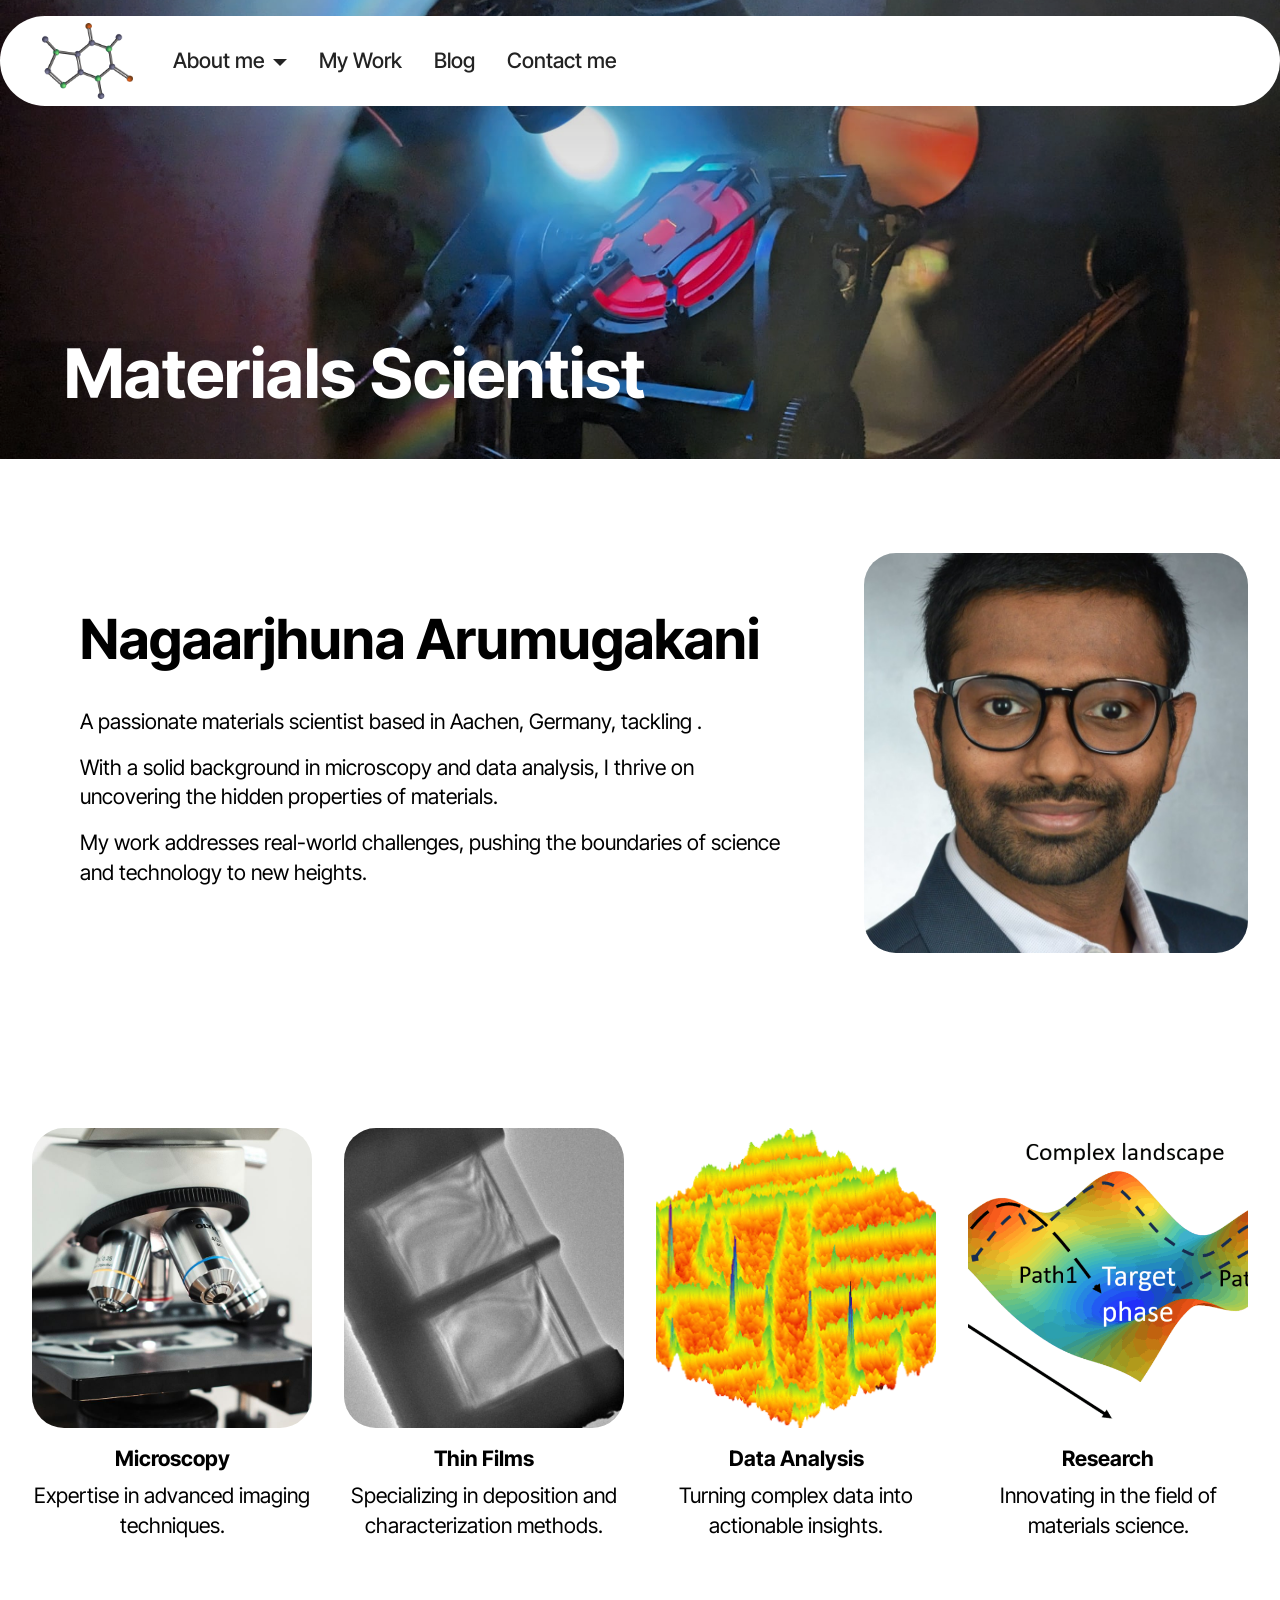
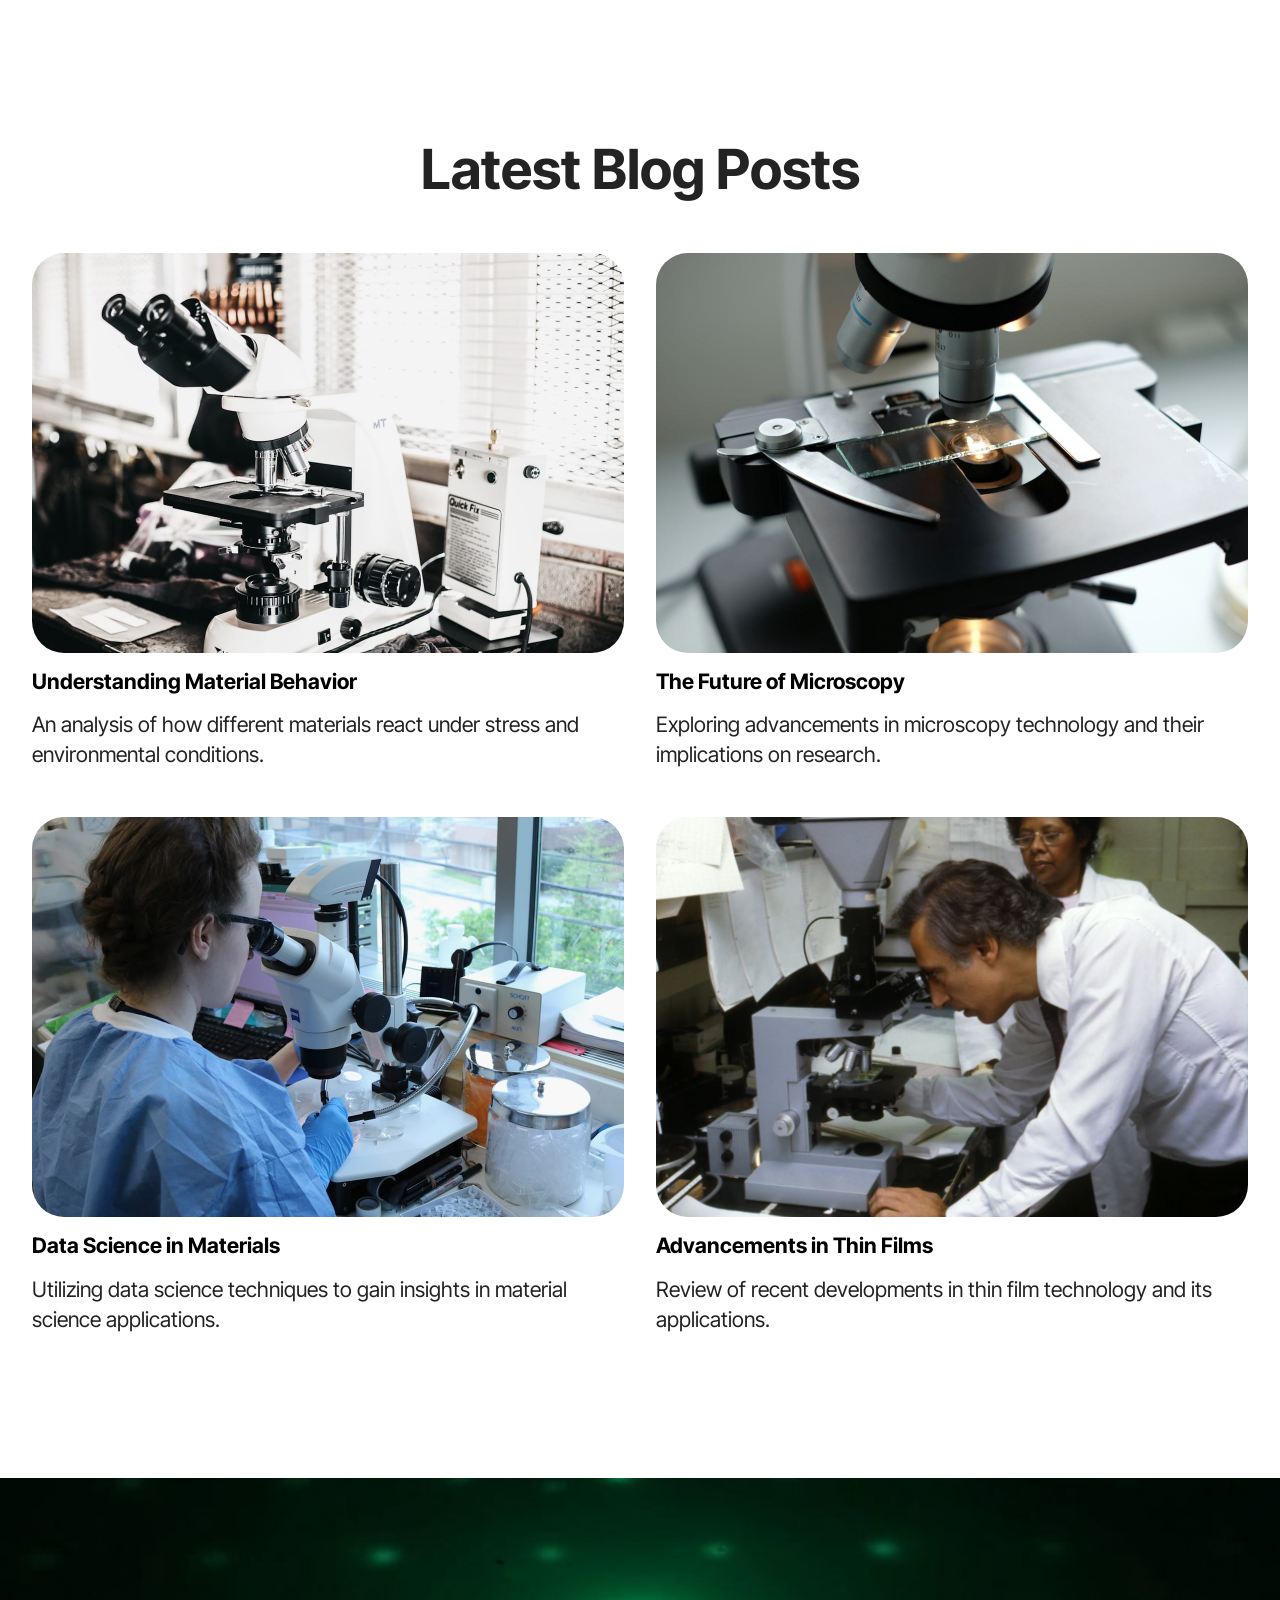
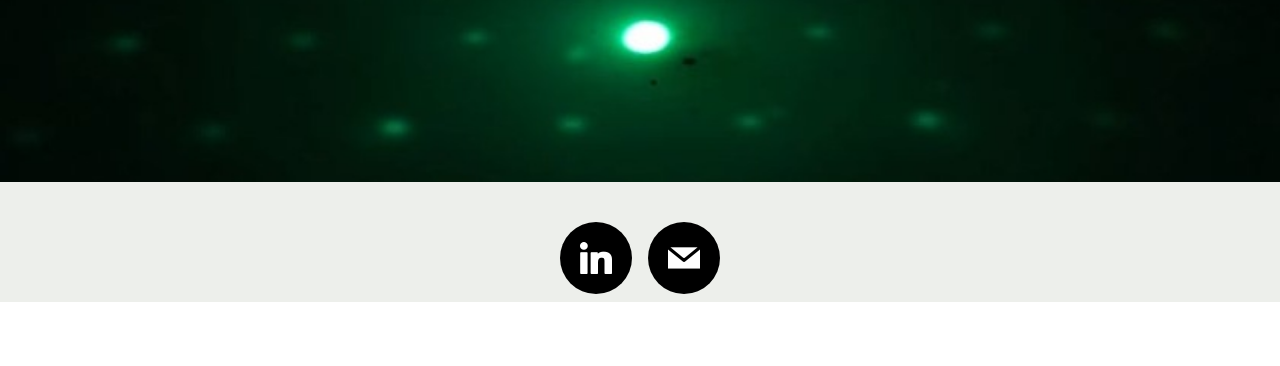
<file: index.html>
<!DOCTYPE html>
<html  >
<head>
  <!-- Site made with Mobirise Website Builder v6.1.12, https://mobirise.com -->
  <meta charset="UTF-8">
  <meta http-equiv="X-UA-Compatible" content="IE=edge">
  <meta name="generator" content="Mobirise v6.1.12, mobirise.com">
  <meta name="twitter:card" content="summary_large_image"/>
  <meta name="twitter:image:src" content="assets/images/Index-meta.jpg">
  <meta property="og:image" content="assets/images/Index-meta.jpg">
  <meta name="twitter:title" content="Home">
  <meta name="viewport" content="width=device-width, initial-scale=1, minimum-scale=1">
  <link rel="shortcut icon" href="assets/images/logo5.png" type="image/x-icon">
  <meta name="description" content="">
  
  
  <title>Home</title>
  <link rel="stylesheet" href="assets/web/assets/mobirise-icons2/mobirise2.css">
  <link rel="stylesheet" href="assets/bootstrap/css/bootstrap.min.css">
  <link rel="stylesheet" href="assets/animatecss/animate.css">
  <link rel="stylesheet" href="assets/dropdown/css/style.css">
  <link rel="stylesheet" href="assets/socicon/css/styles.css">
  <link rel="stylesheet" href="assets/theme/css/style.css">
  <link rel="preload" href="https://fonts.googleapis.com/css?family=Inter+Tight:100,200,300,400,500,600,700,800,900,100i,200i,300i,400i,500i,600i,700i,800i,900i&display=swap" as="style" onload="this.onload=null;this.rel='stylesheet'">
  <noscript><link rel="stylesheet" href="https://fonts.googleapis.com/css?family=Inter+Tight:100,200,300,400,500,600,700,800,900,100i,200i,300i,400i,500i,600i,700i,800i,900i&display=swap"></noscript>
  <link rel="preload" as="style" href="assets/mobirise/css/mbr-additional.css?v=UzDdHZ"><link rel="stylesheet" href="assets/mobirise/css/mbr-additional.css?v=UzDdHZ" type="text/css">

  
  
  
</head>
<body>
  
  <section data-bs-version="5.1" class="menu menu2 cid-tJS6tZXiPa" once="menu" id="menu02-0">
	

	<nav class="navbar navbar-dropdown navbar-fixed-top navbar-expand-lg">
		<div class="container">
			<div class="navbar-brand">
				<span class="navbar-logo">
					
						<a href="index.html"><img src="assets/images/mbr-128x108.png" alt="" style="height: 4.8rem;"></a>
					
				</span>
				
			</div>
			<button class="navbar-toggler" type="button" data-toggle="collapse" data-bs-toggle="collapse" data-target="#navbarSupportedContent" data-bs-target="#navbarSupportedContent" aria-controls="navbarNavAltMarkup" aria-expanded="false" aria-label="Toggle navigation">
				<div class="hamburger">
					<span></span>
					<span></span>
					<span></span>
					<span></span>
				</div>
			</button>
			<div class="collapse navbar-collapse" id="navbarSupportedContent">
				<ul class="navbar-nav nav-dropdown nav-right" data-app-modern-menu="true"><li class="nav-item dropdown">
						<a class="nav-link link text-black text-primary dropdown-toggle display-4" href="About.html" data-toggle="dropdown-submenu" data-bs-toggle="dropdown" data-bs-auto-close="outside" aria-expanded="false">About me</a><div class="dropdown-menu" aria-labelledby="dropdown-713"><a class="text-black text-primary dropdown-item display-4" href="About.html">Career</a><a class="text-black text-primary show dropdown-item display-4" href="PhD_Journey.html">PhD timeline</a></div>
					</li>
					<li class="nav-item">
						<a class="nav-link link text-black text-primary display-4" href="Mywork.html" aria-expanded="false">My Work</a>
					</li><li class="nav-item"><a class="nav-link link text-black text-primary display-4" href="Blog.html">Blog</a></li>
					<li class="nav-item">
						<a class="nav-link link text-black text-primary display-4" href="Contact_me.html">Contact me</a>
					</li></ul>
				
				
			</div>
		</div>
	</nav>
</section>

<section data-bs-version="5.1" class="header18 cid-vvjeJ0F94y" id="hero-15-vvjeJ0F94y">
  

  <div class="mbr-overlay" style="opacity: 0.1; background-color: rgb(0, 0, 0);"></div>
  <div class="container-fluid">
    <div class="row">
      <div class="content-wrap col-12 col-md-12">
        <h1 class="mbr-section-title mbr-fonts-style mbr-white mb-4 display-1">
          <strong>Materials Scientist</strong>
        </h1>
        
        <p class="mbr-fonts-style mbr-text mbr-white mb-4 display-7"></p>
        
      </div>
    </div>
  </div>
</section>

<section data-bs-version="5.1" class="article05 cid-vvjeJ0FxD1" id="about-me-5-vvjeJ0FxD1">
  

  
  

  <div class="container">
    <div class="row justify-content-center align-items-center">
      <div class="col-12">
        <div class="card-wrapper">
          <div class="row">
            <div class="col-12 col-md-12 col-lg-4 image-wrapper">
              <img class="w-100" src="assets/images/passport-photo-aachen-1-1036x1554.jpeg" alt="Mobirise Website Builder">
            </div>
            <div class="col-12 col-lg col-md-12">
              <div class="text-wrapper align-left">
                <h1 class="mbr-section-title mbr-fonts-style mb-4 display-2"><strong>Nagaarjhuna Arumugakani</strong>
                </h1>
                <p class="mbr-text mbr-fonts-style mb-3 display-7">A passionate materials scientist based in Aachen, Germany, tackling .</p>
                <p class="mbr-text mbr-fonts-style mb-3 display-7">With a solid background in microscopy and data analysis, I thrive on uncovering the hidden properties of materials.</p>
                <p class="mbr-text mbr-fonts-style display-7">My work addresses real-world challenges, pushing the boundaries of science and technology to new heights.</p>
                
              </div>
            </div>
          </div>
        </div>
      </div>
    </div>
  </div>
</section>

<section data-bs-version="5.1" class="features03 cid-vvjeJ0FWsA" id="features-10-vvjeJ0FWsA">
	
	
	<div class="container-fluid">
		<div class="row justify-content-center">
			<div class="col-12 content-head">
				
			</div>
		</div>
		<div class="row">
			<div class="item features-image col-12 col-md-6 col-lg-3 active">
                <div class="item-wrapper">
                    <div class="item-img mb-3">
                        <img src="assets/images/photo-1698808342955-500cb9b9a25e.jpeg" alt="Mobirise Website Builder" title="">
                    </div>
                    <div class="item-content align-left">
                        <h5 class="item-title mbr-fonts-style mt-0 mb-2 display-5">
                            <strong>Microscopy</strong>
                        </h5>
                        <p class="mbr-text mbr-fonts-style mb-3 display-7">Expertise in advanced imaging techniques.</p>
                        
                    </div>
                </div>
            </div>
            <div class="item features-image col-12 col-md-6 col-lg-3 active">
                <div class="item-wrapper">
                    <div class="item-img mb-3">
                        <img src="assets/images/200kv-5000x-oneview-569-838x838.jpeg" alt="Mobirise Website Builder" title="">
                    </div>
                    <div class="item-content align-left">
                        <h5 class="item-title mbr-fonts-style mt-0 mb-2 display-5">
                            <strong>Thin Films</strong>
                        </h5>
                        <p class="mbr-text mbr-fonts-style mb-3 display-7">Specializing in deposition and characterization methods.</p>
                        
                    </div>
                </div>
            </div>
            <div class="item features-image col-12 col-md-6 col-lg-3 active">
                <div class="item-wrapper">
                    <div class="item-img mb-3">
                        <img src="assets/images/picture1-629x319.png" alt="Mobirise Website Builder" title="">
                    </div>
                    <div class="item-content align-left">
                        <h5 class="item-title mbr-fonts-style mt-0 mb-2 display-5">
                            <strong>Data Analysis</strong>
                        </h5>
                        <p class="mbr-text mbr-fonts-style mb-3 display-7">Turning complex data into actionable insights.</p>
                        
                    </div>
                </div>
            </div>
            <div class="item features-image col-12 col-md-6 col-lg-3 active">
                <div class="item-wrapper">
                    <div class="item-img mb-3">
                        <img src="assets/images/picture2-838x550.png" alt="Mobirise Website Builder" title="">
                    </div>
                    <div class="item-content align-left">
                        <h5 class="item-title mbr-fonts-style mt-0 mb-2 display-5">
                            <strong>Research</strong>
                        </h5>
                        <p class="mbr-text mbr-fonts-style mb-3 display-7">Innovating in the field of materials science.</p>
                        
                    </div>
                </div>
            </div>
		</div>
	</div>
</section>

<section data-bs-version="5.1" class="news08 cid-vvjeJ0FTAq" id="blog-5-vvjeJ0FTAq">
  
  
  <div class="container">
    <div class="row justify-content-center mb-5">
      <div class="col-12 content-head">
        <div class="mbr-section-head">
          <h4 class="mbr-section-title mbr-fonts-style align-center mb-0 display-2">
            <strong>Latest Blog Posts</strong>
          </h4>
          
        </div>
      </div>
    </div>
    <div class="row">
      <div class="item features-image col-12 col-md-6 col-lg-6 active">
        <div class="item-wrapper">
          <div class="item-img mb-3">
            <img src="assets/images/photo-1614308456595-a59d48697ea8.jpeg" alt="Mobirise Website Builder" title="" data-slide-to="0" data-bs-slide-to="0">
          </div>
          <div class="item-content align-left">
            
            <h6 class="item-subtitle mbr-fonts-style mb-3 display-5">
              <strong>Understanding Material Behavior</strong>
            </h6>
            <p class="mbr-text mbr-fonts-style mb-3 display-7">An analysis of how different materials react under stress and environmental conditions.</p>
            
          </div>
        </div>
      </div><div class="item features-image col-12 col-md-6 col-lg-6">
        <div class="item-wrapper">
          <div class="item-img mb-3">
            <img src="assets/images/photo-1738778228323-f93bba079c7e.jpeg" alt="Mobirise Website Builder" title="" data-slide-to="1" data-bs-slide-to="1">
          </div>
          <div class="item-content align-left">
            
            <h6 class="item-subtitle mbr-fonts-style mb-3 display-5">
              <strong>The Future of Microscopy</strong>
            </h6>
            <p class="mbr-text mbr-fonts-style mb-3 display-7">Exploring advancements in microscopy technology and their implications on research.</p>
            
          </div>
        </div>
      </div><div class="item features-image col-12 col-md-6 col-lg-6">
        <div class="item-wrapper">
          <div class="item-img mb-3">
            <img src="assets/images/photo-1707944746033-0232ca340fc6.jpeg" alt="Mobirise Website Builder" title="" data-slide-to="2" data-bs-slide-to="3">
          </div>
          <div class="item-content align-left">
            
            <h6 class="item-subtitle mbr-fonts-style mb-3 display-5">
              <strong>Data Science in Materials</strong>
            </h6>
            <p class="mbr-text mbr-fonts-style mb-3 display-7">Utilizing data science techniques to gain insights in material science applications.</p>
            
          </div>
        </div>
      </div><div class="item features-image col-12 col-md-6 col-lg-6">
        <div class="item-wrapper">
          <div class="item-img mb-3">
            <img src="assets/images/photo-1576670262660-05cf76d53da3.jpeg" alt="Mobirise Website Builder" title="" data-slide-to="3" data-bs-slide-to="4">
          </div>
          <div class="item-content align-left">
            
            <h6 class="item-subtitle mbr-fonts-style mb-3 display-5">
              <strong>Advancements in Thin Films</strong>
            </h6>
            <p class="mbr-text mbr-fonts-style mb-3 display-7">Review of recent developments in thin film technology and its applications.</p>
            
          </div>
        </div>
      </div>
    </div>
  </div>
</section>

<section data-bs-version="5.1" class="image02 cid-vvjeJ0GqiQ" id="image-13-vvjeJ0GqiQ">
    
    
    <div class="container">
        <div class="row"></div>
    </div>
</section>

<section data-bs-version="5.1" class="footer3 cid-vvkiK9LK3a" once="footers" id="footer03-1s">

        

    

    <div class="container">
        <div class="row">
            

            <div class="col-12 mt-4">
                <div class="social-row">
                    <div class="soc-item">
                        <a href="https://www.linkedin.com/in/nagaarjhuna-arumugakani/" target="_blank">
                            <span class="mbr-iconfont display-7 socicon-linkedin socicon"></span>
                        </a>
                    </div>
                    <div class="soc-item">
                        <a href="mailto:nagaarjhuna1993@gmail.com">
                            <span class="mbr-iconfont socicon-mail socicon"></span>
                        </a>
                    </div>
                    
                    
                    
                </div>
            </div>
            
        </div>
    </div>
</section><section class="display-7" style="padding: 0;align-items: center;justify-content: center;flex-wrap: wrap;    align-content: center;display: flex;position: relative;height: 4rem;"><a href="https://mobiri.se/" style="flex: 1 1;height: 4rem;position: absolute;width: 100%;z-index: 1;"><img alt="" style="height: 4rem;" src="[data-uri]"></a><p style="margin: 0;text-align: center;" class="display-7">&#8204;</p><a style="z-index:1" href="https://mobirise.com/builder/no-code-website-builder.html">No Code Website Builder</a></section><script src="assets/bootstrap/js/bootstrap.bundle.min.js"></script>  <script src="assets/smoothscroll/smooth-scroll.js"></script>  <script src="assets/ytplayer/index.js"></script>  <script src="assets/dropdown/js/navbar-dropdown.js"></script>  <script src="assets/theme/js/script.js"></script>  
  
  
 <div id="scrollToTop" class="scrollToTop mbr-arrow-up"><a style="text-align: center;"><i class="mbr-arrow-up-icon mbr-arrow-up-icon-cm cm-icon cm-icon-smallarrow-up"></i></a></div>
    <input name="animation" type="hidden">
  </body>
</html>
</file>
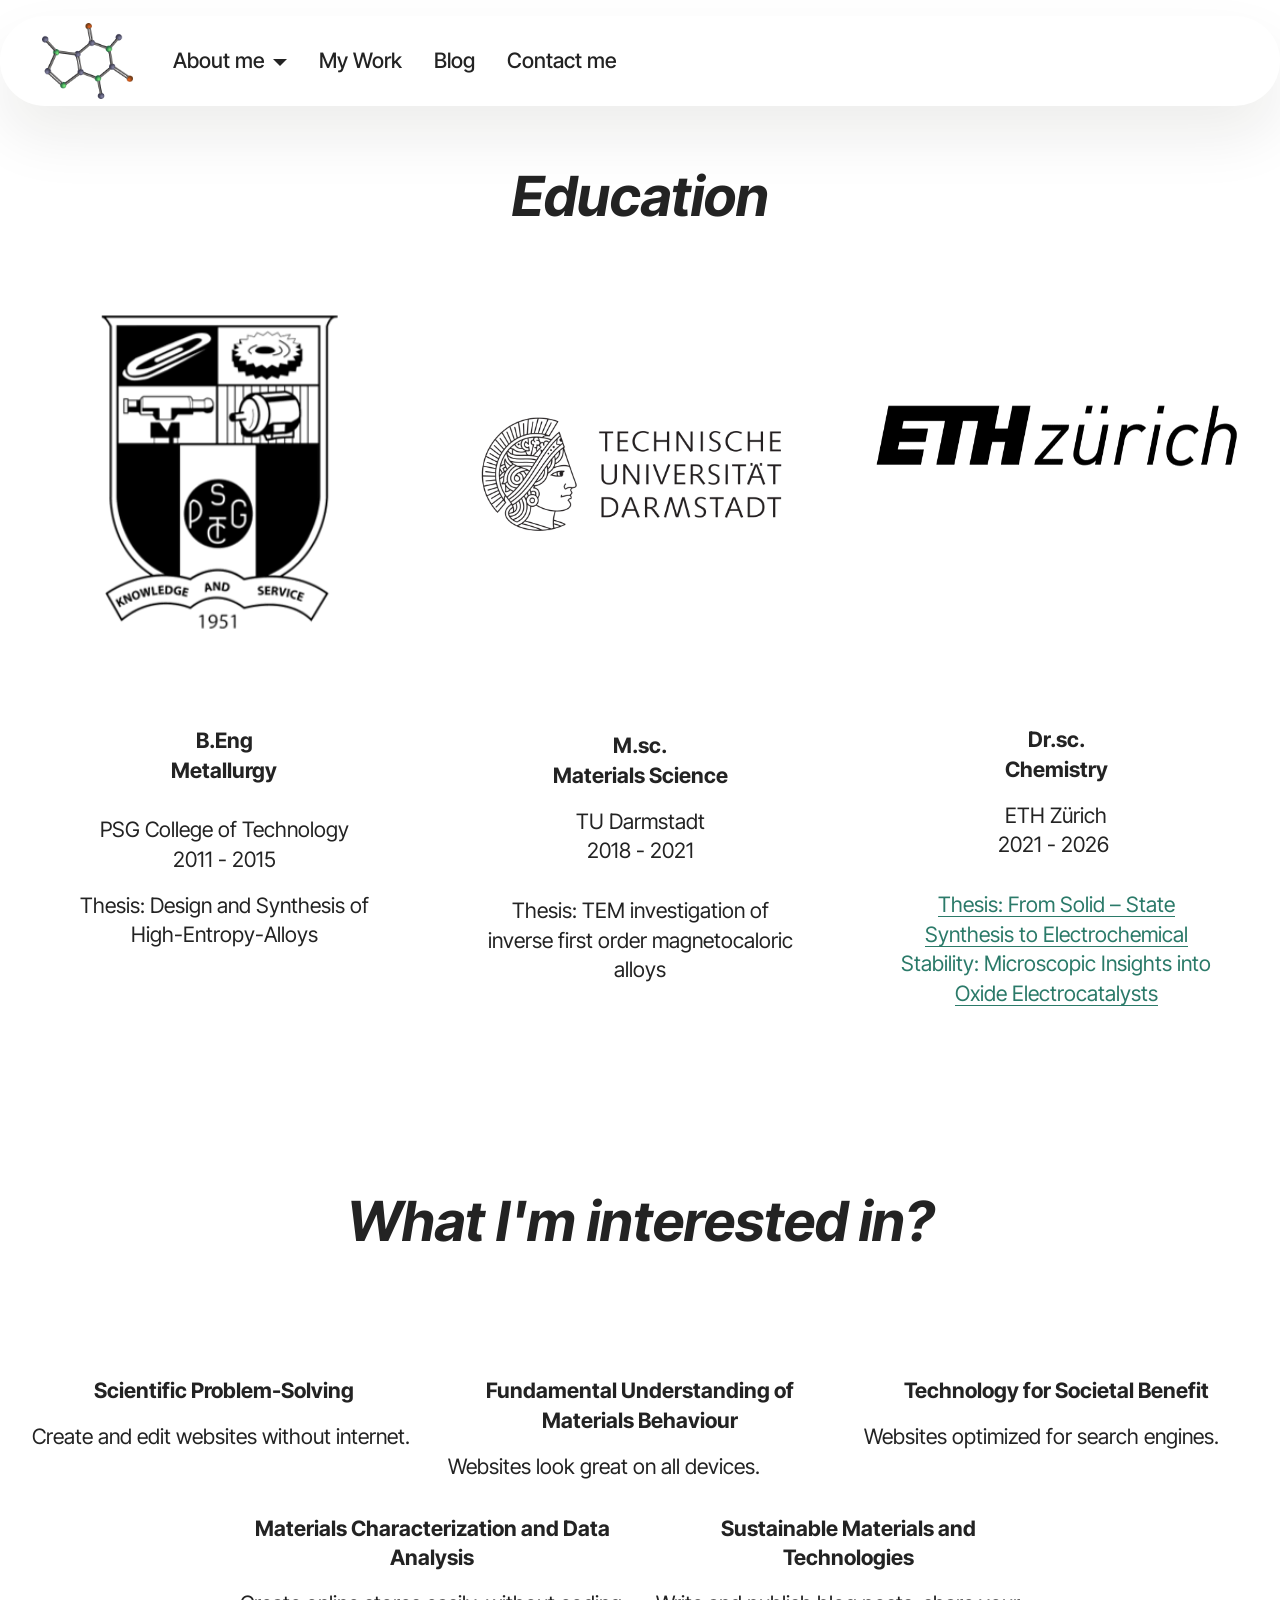
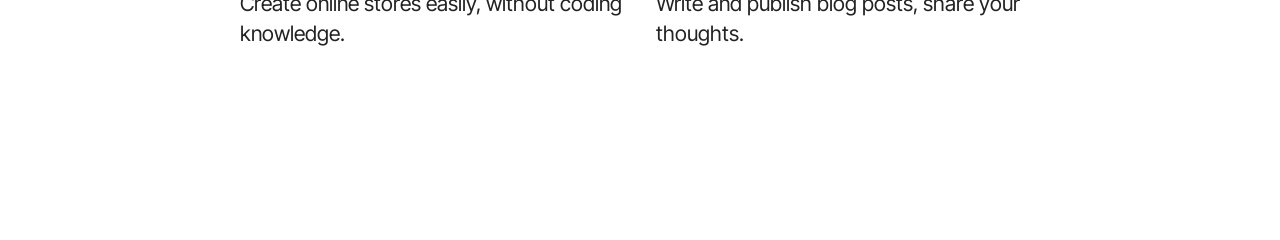
<file: About.html>
<!DOCTYPE html>
<html  >
<head>
  <!-- Site made with Mobirise Website Builder v6.1.12, https://mobirise.com -->
  <meta charset="UTF-8">
  <meta http-equiv="X-UA-Compatible" content="IE=edge">
  <meta name="generator" content="Mobirise v6.1.12, mobirise.com">
  <meta name="viewport" content="width=device-width, initial-scale=1, minimum-scale=1">
  <link rel="shortcut icon" href="assets/images/logo5.png" type="image/x-icon">
  <meta name="description" content="">
  
  
  <title>About</title>
  <link rel="stylesheet" href="assets/web/assets/mobirise-icons2/mobirise2.css">
  <link rel="stylesheet" href="assets/bootstrap/css/bootstrap.min.css">
  <link rel="stylesheet" href="assets/animatecss/animate.css">
  <link rel="stylesheet" href="assets/dropdown/css/style.css">
  <link rel="stylesheet" href="assets/theme/css/style.css">
  <link rel="preload" href="https://fonts.googleapis.com/css?family=Inter+Tight:100,200,300,400,500,600,700,800,900,100i,200i,300i,400i,500i,600i,700i,800i,900i&display=swap" as="style" onload="this.onload=null;this.rel='stylesheet'">
  <noscript><link rel="stylesheet" href="https://fonts.googleapis.com/css?family=Inter+Tight:100,200,300,400,500,600,700,800,900,100i,200i,300i,400i,500i,600i,700i,800i,900i&display=swap"></noscript>
  <link rel="preload" as="style" href="assets/mobirise/css/mbr-additional.css?v=KB9fiJ"><link rel="stylesheet" href="assets/mobirise/css/mbr-additional.css?v=KB9fiJ" type="text/css">

  
  
  
</head>
<body>
  
  <section data-bs-version="5.1" class="menu menu2 cid-tJS6tZXiPa" once="menu" id="menu02-1m">
	

	<nav class="navbar navbar-dropdown navbar-fixed-top navbar-expand-lg">
		<div class="container">
			<div class="navbar-brand">
				<span class="navbar-logo">
					
						<a href="index.html"><img src="assets/images/mbr-128x108.png" alt="" style="height: 4.8rem;"></a>
					
				</span>
				
			</div>
			<button class="navbar-toggler" type="button" data-toggle="collapse" data-bs-toggle="collapse" data-target="#navbarSupportedContent" data-bs-target="#navbarSupportedContent" aria-controls="navbarNavAltMarkup" aria-expanded="false" aria-label="Toggle navigation">
				<div class="hamburger">
					<span></span>
					<span></span>
					<span></span>
					<span></span>
				</div>
			</button>
			<div class="collapse navbar-collapse" id="navbarSupportedContent">
				<ul class="navbar-nav nav-dropdown nav-right" data-app-modern-menu="true"><li class="nav-item dropdown">
						<a class="nav-link link text-black text-primary dropdown-toggle display-4" href="About.html" data-toggle="dropdown-submenu" data-bs-toggle="dropdown" data-bs-auto-close="outside" aria-expanded="false">About me</a><div class="dropdown-menu" aria-labelledby="dropdown-713"><a class="text-black text-primary dropdown-item display-4" href="About.html">Career</a><a class="text-black text-primary show dropdown-item display-4" href="PhD_Journey.html">PhD timeline</a></div>
					</li>
					<li class="nav-item">
						<a class="nav-link link text-black text-primary display-4" href="Mywork.html" aria-expanded="false">My Work</a>
					</li><li class="nav-item"><a class="nav-link link text-black text-primary display-4" href="Blog.html">Blog</a></li>
					<li class="nav-item">
						<a class="nav-link link text-black text-primary display-4" href="Contact_me.html">Contact me</a>
					</li></ul>
				
				
			</div>
		</div>
	</nav>
</section>

<section data-bs-version="5.1" class="gallery3 cid-vvkZwtaNKl" id="gallery3-22">
    
    
    <div class="container">
        <div class="mbr-section-head">
            <h4 class="mbr-section-title mbr-fonts-style align-center mb-0 display-2">
                <em><strong>Education</strong></em></h4>
            
        </div>
        <div class="row mt-4">
            
            
            <div class="item features-image col-12 col-md-6 col-lg-4 active">
                <div class="item-wrapper">
                    <div class="item-img">
                        <a href="https://www.psgtech.edu/" target="_blank"><img src="assets/images/psg-college-of-technology-logo-448x502.png" alt="Mobirise Website Builder" data-slide-to="0" data-bs-slide-to="0"></a>
                    </div>
                    <div class="item-content">
                        <h4 class="item-title mbr-fonts-style display-7"><strong>
                            B.Eng<br></strong><strong>Metallurgy</strong><br><br>PSG College of Technology<br>2011 - 2015</h4>
                        
                        <p class="mbr-text mbr-fonts-style mt-3 display-7">Thesis: Design and Synthesis of High-Entropy-Alloys</p>
                    </div>
                    
                </div>
            </div>
            <div class="item features-image col-12 col-md-6 col-lg-4">
                <div class="item-wrapper">
                    <div class="item-img">
                        <a href="https://www.tu-darmstadt.de/" target="_blank"><img src="assets/images/path11744-2-573x428.png" alt="Mobirise Website Builder" title="" data-slide-to="1" data-bs-slide-to="1"></a>
                    </div>
                    <div class="item-content">
                        <h4 class="item-title mbr-fonts-style display-7"><strong><br></strong><br><br><br><br><strong>M.sc.</strong><br><strong>Materials Science</strong></h4>
                        
                        <p class="mbr-text mbr-fonts-style mt-3 display-7">TU Darmstadt<br>2018 - 2021<br><br>Thesis: TEM investigation of inverse first order magnetocaloric alloys</p>
                    </div>
                    
                </div>
            </div><div class="item features-image col-12 col-md-6 col-lg-4">
                <div class="item-wrapper">
                    <div class="item-img">
                        <a href="https://ethz.ch/en.html" target="_blank"><img src="assets/images/image.imageformat.1286.dpr1.305635449-14-800x585.png" alt="Mobirise Website Builder" title="" data-slide-to="2" data-bs-slide-to="2"></a>
                    </div>
                    <div class="item-content">
                        <h4 class="item-title mbr-fonts-style display-7"><strong><br></strong><br><br><br><br><strong>Dr.sc.</strong><br><strong>Chemistry</strong></h4>
                        
                        <p class="mbr-text mbr-fonts-style mt-3 display-7">ETH Zürich<br>2021 - 2026&nbsp;<br><br><a href="https://www.research-collection.ethz.ch/entities/publication/e100cd78-34fc-4bf9-8cb3-95b04bcb240f" class="text-primary" target="_blank">Thesis: From Solid – State Synthesis to Electrochemical Stability: Microscopic Insights into Oxide&nbsp;Electrocatalysts</a></p>
                    </div>
                    
                </div>
            </div>
        </div>
    </div>
</section>

<section data-bs-version="5.1" class="features033 cid-vvmPRFen1w" id="features033-23">
	

	
	
	<div class="container">
		<div class="row justify-content-center">
			<div class="col-12 content-head">
				<div class="mbr-section-head mb-5">
					<h4 class="mbr-section-title mbr-fonts-style align-center mb-0 display-2">
						<em><strong>What I'm interested in?</strong></em><br><em><br></em></h4>
					
				</div>
			</div>
		</div>
		<div class="row justify-content-center">
			<div class="item features-without-image col-12 col-lg-4 active">
				<div class="item-wrapper">
					
					<div class="card-box">
						<h4 class="card-title mbr-fonts-style mb-0 display-7"><strong>Scientific Problem-Solving</strong></h4>
						<h5 class="card-text mbr-fonts-style mt-3 display-7">
							<div>Create and edit websites without internet.</div>
						</h5>
					</div>
				</div>
			</div>
			<div class="item features-without-image col-12 col-lg-4">
				<div class="item-wrapper">
					
					<div class="card-box">
						<h4 class="card-title mbr-fonts-style mb-0 display-7"><strong>Fundamental Understanding of Materials Behaviour</strong></h4>
						<h5 class="card-text mbr-fonts-style mt-3 display-7">
							Websites look great on all devices.
						</h5>
					</div>
				</div>
			</div>
			<div class="item features-without-image col-12 col-lg-4">
				<div class="item-wrapper">
					
					<div class="card-box">
						<h4 class="card-title mbr-fonts-style mb-0 display-7"><strong>Technology for Societal Benefit</strong></h4>
						<h5 class="card-text mbr-fonts-style mt-3 display-7">
							Websites optimized for search engines.
						</h5>
					</div>
				</div>
			</div>
			
			
			<div class="item features-without-image col-12 col-lg-4">
				<div class="item-wrapper">
					
					<div class="card-box">
						<h4 class="card-title mbr-fonts-style mb-0 display-7"><strong>Materials Characterization and Data Analysis</strong></h4>
						<h5 class="card-text mbr-fonts-style mt-3 display-7">
							Create online stores easily, without coding knowledge.
						</h5>
					</div>
				</div>
			</div><div class="item features-without-image col-12 col-lg-4">
				<div class="item-wrapper">
					
					<div class="card-box">
						<h4 class="card-title mbr-fonts-style mb-0 display-7"><strong>Sustainable Materials and Technologies</strong></h4>
						<h5 class="card-text mbr-fonts-style mt-3 display-7">
							Write and publish blog posts, share your thoughts.
						</h5>
					</div>
				</div>
			</div>

			
			
			
		</div>
	</div>
</section><section class="display-7" style="padding: 0;align-items: center;justify-content: center;flex-wrap: wrap;    align-content: center;display: flex;position: relative;height: 4rem;"><a href="https://mobiri.se/" style="flex: 1 1;height: 4rem;position: absolute;width: 100%;z-index: 1;"><img alt="" style="height: 4rem;" src="[data-uri]"></a><p style="margin: 0;text-align: center;" class="display-7">&#8204;</p><a style="z-index:1" href="https://mobirise.com/drag-drop-website-builder.html">Drag & Drop Website Builder</a></section><script src="assets/bootstrap/js/bootstrap.bundle.min.js"></script>  <script src="assets/smoothscroll/smooth-scroll.js"></script>  <script src="assets/ytplayer/index.js"></script>  <script src="assets/dropdown/js/navbar-dropdown.js"></script>  <script src="assets/theme/js/script.js"></script>  
  
  
 <div id="scrollToTop" class="scrollToTop mbr-arrow-up"><a style="text-align: center;"><i class="mbr-arrow-up-icon mbr-arrow-up-icon-cm cm-icon cm-icon-smallarrow-up"></i></a></div>
    <input name="animation" type="hidden">
  </body>
</html>
</file>
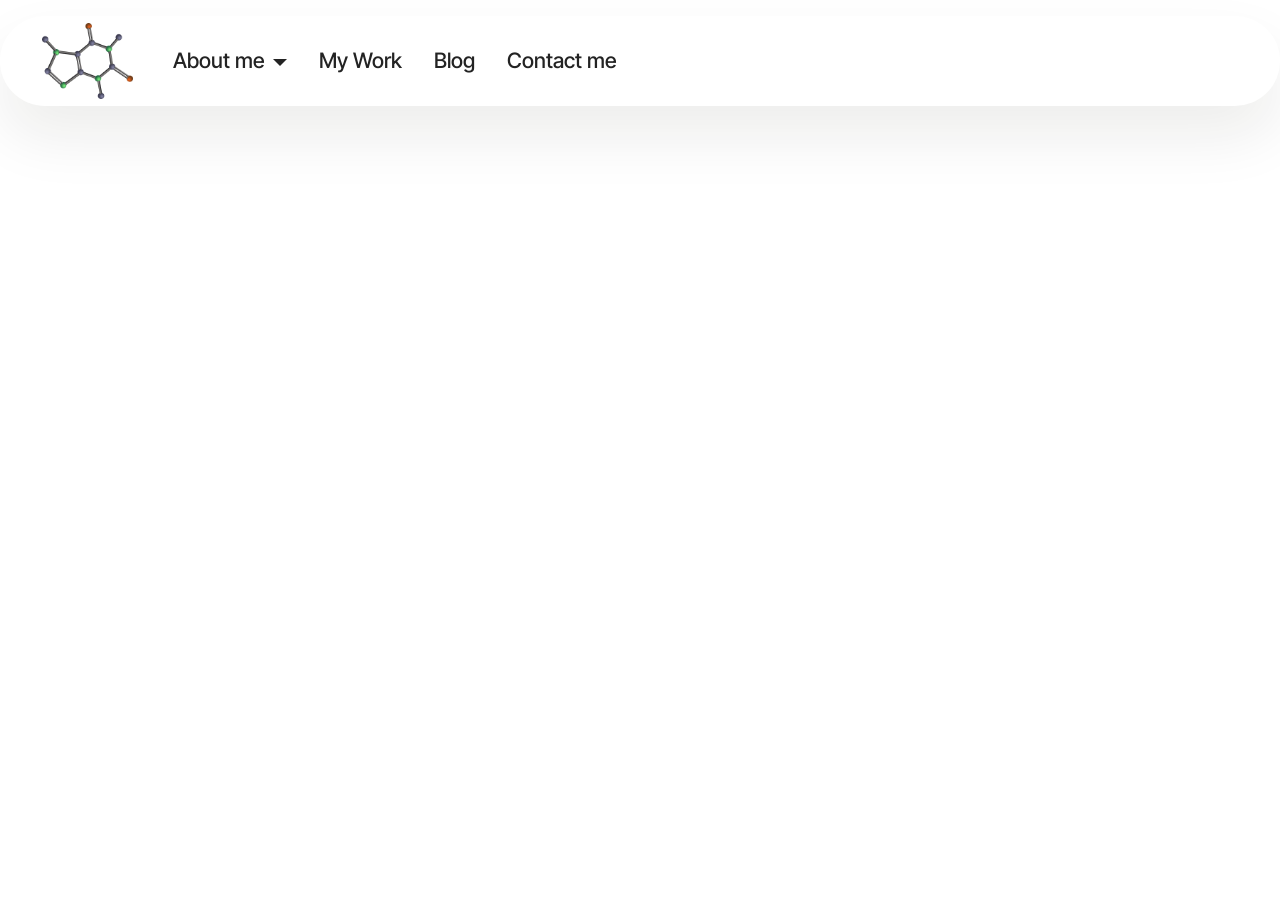
<file: Blog.html>
<!DOCTYPE html>
<html  >
<head>
  <!-- Site made with Mobirise Website Builder v6.1.12, https://mobirise.com -->
  <meta charset="UTF-8">
  <meta http-equiv="X-UA-Compatible" content="IE=edge">
  <meta name="generator" content="Mobirise v6.1.12, mobirise.com">
  <meta name="viewport" content="width=device-width, initial-scale=1, minimum-scale=1">
  <link rel="shortcut icon" href="assets/images/logo5.png" type="image/x-icon">
  <meta name="description" content="">
  
  
  <title>Blog</title>
  <link rel="stylesheet" href="assets/web/assets/mobirise-icons2/mobirise2.css">
  <link rel="stylesheet" href="assets/bootstrap/css/bootstrap.min.css">
  <link rel="stylesheet" href="assets/animatecss/animate.css">
  <link rel="stylesheet" href="assets/dropdown/css/style.css">
  <link rel="stylesheet" href="assets/theme/css/style.css">
  <link rel="preload" href="https://fonts.googleapis.com/css?family=Inter+Tight:100,200,300,400,500,600,700,800,900,100i,200i,300i,400i,500i,600i,700i,800i,900i&display=swap" as="style" onload="this.onload=null;this.rel='stylesheet'">
  <noscript><link rel="stylesheet" href="https://fonts.googleapis.com/css?family=Inter+Tight:100,200,300,400,500,600,700,800,900,100i,200i,300i,400i,500i,600i,700i,800i,900i&display=swap"></noscript>
  <link rel="preload" as="style" href="assets/mobirise/css/mbr-additional.css?v=jg4L76"><link rel="stylesheet" href="assets/mobirise/css/mbr-additional.css?v=jg4L76" type="text/css">

  
  
  
</head>
<body>
  
  <section data-bs-version="5.1" class="menu menu2 cid-tJS6tZXiPa" once="menu" id="menu02-1o">
	

	<nav class="navbar navbar-dropdown navbar-fixed-top navbar-expand-lg">
		<div class="container">
			<div class="navbar-brand">
				<span class="navbar-logo">
					
						<a href="index.html"><img src="assets/images/mbr-128x108.png" alt="" style="height: 4.8rem;"></a>
					
				</span>
				
			</div>
			<button class="navbar-toggler" type="button" data-toggle="collapse" data-bs-toggle="collapse" data-target="#navbarSupportedContent" data-bs-target="#navbarSupportedContent" aria-controls="navbarNavAltMarkup" aria-expanded="false" aria-label="Toggle navigation">
				<div class="hamburger">
					<span></span>
					<span></span>
					<span></span>
					<span></span>
				</div>
			</button>
			<div class="collapse navbar-collapse" id="navbarSupportedContent">
				<ul class="navbar-nav nav-dropdown nav-right" data-app-modern-menu="true"><li class="nav-item dropdown">
						<a class="nav-link link text-black text-primary dropdown-toggle display-4" href="About.html" data-toggle="dropdown-submenu" data-bs-toggle="dropdown" data-bs-auto-close="outside" aria-expanded="false">About me</a><div class="dropdown-menu" aria-labelledby="dropdown-713"><a class="text-black text-primary dropdown-item display-4" href="About.html">Career</a><a class="text-black text-primary show dropdown-item display-4" href="PhD_Journey.html">PhD timeline</a></div>
					</li>
					<li class="nav-item">
						<a class="nav-link link text-black text-primary display-4" href="Mywork.html" aria-expanded="false">My Work</a>
					</li><li class="nav-item"><a class="nav-link link text-black text-primary display-4" href="Blog.html">Blog</a></li>
					<li class="nav-item">
						<a class="nav-link link text-black text-primary display-4" href="Contact_me.html">Contact me</a>
					</li></ul>
				
				
			</div>
		</div>
	</nav>
</section><section class="display-7" style="padding: 0;align-items: center;justify-content: center;flex-wrap: wrap;    align-content: center;display: flex;position: relative;height: 4rem;"><a href="https://mobiri.se/" style="flex: 1 1;height: 4rem;position: absolute;width: 100%;z-index: 1;"><img alt="" style="height: 4rem;" src="[data-uri]"></a><p style="margin: 0;text-align: center;" class="display-7">&#8204;</p><a style="z-index:1" href="https://mobirise.com/html-builder.html">HTML Website Creator</a></section><script src="assets/bootstrap/js/bootstrap.bundle.min.js"></script>  <script src="assets/smoothscroll/smooth-scroll.js"></script>  <script src="assets/ytplayer/index.js"></script>  <script src="assets/dropdown/js/navbar-dropdown.js"></script>  <script src="assets/theme/js/script.js"></script>  
  
  
 <div id="scrollToTop" class="scrollToTop mbr-arrow-up"><a style="text-align: center;"><i class="mbr-arrow-up-icon mbr-arrow-up-icon-cm cm-icon cm-icon-smallarrow-up"></i></a></div>
    <input name="animation" type="hidden">
  </body>
</html>
</file>
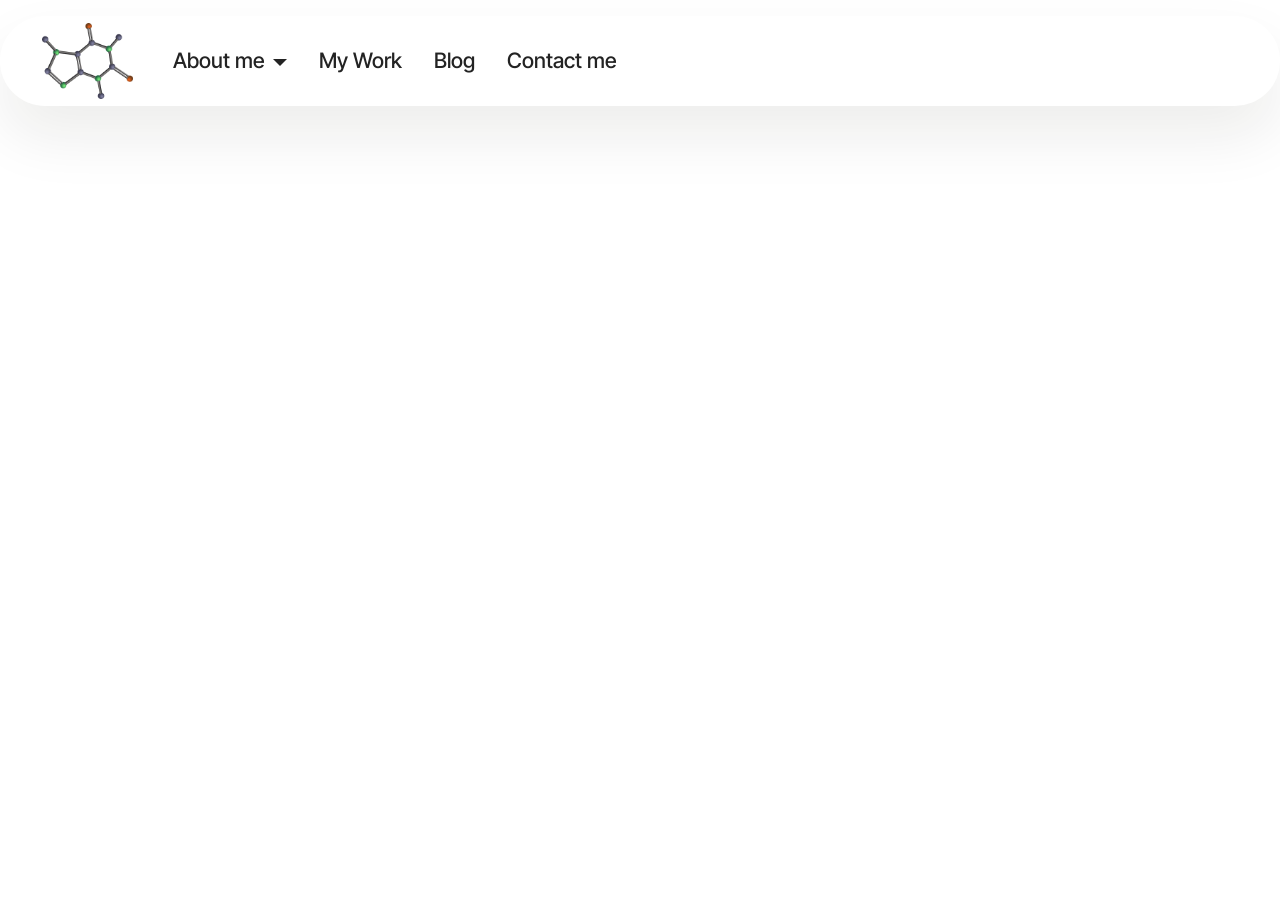
<file: Contact_me.html>
<!DOCTYPE html>
<html  >
<head>
  <!-- Site made with Mobirise Website Builder v6.1.12, https://mobirise.com -->
  <meta charset="UTF-8">
  <meta http-equiv="X-UA-Compatible" content="IE=edge">
  <meta name="generator" content="Mobirise v6.1.12, mobirise.com">
  <meta name="viewport" content="width=device-width, initial-scale=1, minimum-scale=1">
  <link rel="shortcut icon" href="assets/images/logo5.png" type="image/x-icon">
  <meta name="description" content="">
  
  
  <title>Contact me</title>
  <link rel="stylesheet" href="assets/web/assets/mobirise-icons2/mobirise2.css">
  <link rel="stylesheet" href="assets/bootstrap/css/bootstrap.min.css">
  <link rel="stylesheet" href="assets/animatecss/animate.css">
  <link rel="stylesheet" href="assets/dropdown/css/style.css">
  <link rel="stylesheet" href="assets/theme/css/style.css">
  <link rel="preload" href="https://fonts.googleapis.com/css?family=Inter+Tight:100,200,300,400,500,600,700,800,900,100i,200i,300i,400i,500i,600i,700i,800i,900i&display=swap" as="style" onload="this.onload=null;this.rel='stylesheet'">
  <noscript><link rel="stylesheet" href="https://fonts.googleapis.com/css?family=Inter+Tight:100,200,300,400,500,600,700,800,900,100i,200i,300i,400i,500i,600i,700i,800i,900i&display=swap"></noscript>
  <link rel="preload" as="style" href="assets/mobirise/css/mbr-additional.css?v=lte5le"><link rel="stylesheet" href="assets/mobirise/css/mbr-additional.css?v=lte5le" type="text/css">

  
  
  
</head>
<body>
  
  <section data-bs-version="5.1" class="menu menu2 cid-tJS6tZXiPa" once="menu" id="menu02-1p">
	

	<nav class="navbar navbar-dropdown navbar-fixed-top navbar-expand-lg">
		<div class="container">
			<div class="navbar-brand">
				<span class="navbar-logo">
					
						<a href="index.html"><img src="assets/images/mbr-128x108.png" alt="" style="height: 4.8rem;"></a>
					
				</span>
				
			</div>
			<button class="navbar-toggler" type="button" data-toggle="collapse" data-bs-toggle="collapse" data-target="#navbarSupportedContent" data-bs-target="#navbarSupportedContent" aria-controls="navbarNavAltMarkup" aria-expanded="false" aria-label="Toggle navigation">
				<div class="hamburger">
					<span></span>
					<span></span>
					<span></span>
					<span></span>
				</div>
			</button>
			<div class="collapse navbar-collapse" id="navbarSupportedContent">
				<ul class="navbar-nav nav-dropdown nav-right" data-app-modern-menu="true"><li class="nav-item dropdown">
						<a class="nav-link link text-black text-primary dropdown-toggle display-4" href="About.html" data-toggle="dropdown-submenu" data-bs-toggle="dropdown" data-bs-auto-close="outside" aria-expanded="false">About me</a><div class="dropdown-menu" aria-labelledby="dropdown-713"><a class="text-black text-primary dropdown-item display-4" href="About.html">Career</a><a class="text-black text-primary show dropdown-item display-4" href="PhD_Journey.html">PhD timeline</a></div>
					</li>
					<li class="nav-item">
						<a class="nav-link link text-black text-primary display-4" href="Mywork.html" aria-expanded="false">My Work</a>
					</li><li class="nav-item"><a class="nav-link link text-black text-primary display-4" href="Blog.html">Blog</a></li>
					<li class="nav-item">
						<a class="nav-link link text-black text-primary display-4" href="Contact_me.html">Contact me</a>
					</li></ul>
				
				
			</div>
		</div>
	</nav>
</section><section class="display-7" style="padding: 0;align-items: center;justify-content: center;flex-wrap: wrap;    align-content: center;display: flex;position: relative;height: 4rem;"><a href="https://mobiri.se/" style="flex: 1 1;height: 4rem;position: absolute;width: 100%;z-index: 1;"><img alt="" style="height: 4rem;" src="[data-uri]"></a><p style="margin: 0;text-align: center;" class="display-7">&#8204;</p><a style="z-index:1" href="https://mobirise.com/offline-website-builder.html">Offline Website Creator</a></section><script src="assets/bootstrap/js/bootstrap.bundle.min.js"></script>  <script src="assets/smoothscroll/smooth-scroll.js"></script>  <script src="assets/ytplayer/index.js"></script>  <script src="assets/dropdown/js/navbar-dropdown.js"></script>  <script src="assets/theme/js/script.js"></script>  
  
  
 <div id="scrollToTop" class="scrollToTop mbr-arrow-up"><a style="text-align: center;"><i class="mbr-arrow-up-icon mbr-arrow-up-icon-cm cm-icon cm-icon-smallarrow-up"></i></a></div>
    <input name="animation" type="hidden">
  </body>
</html>
</file>
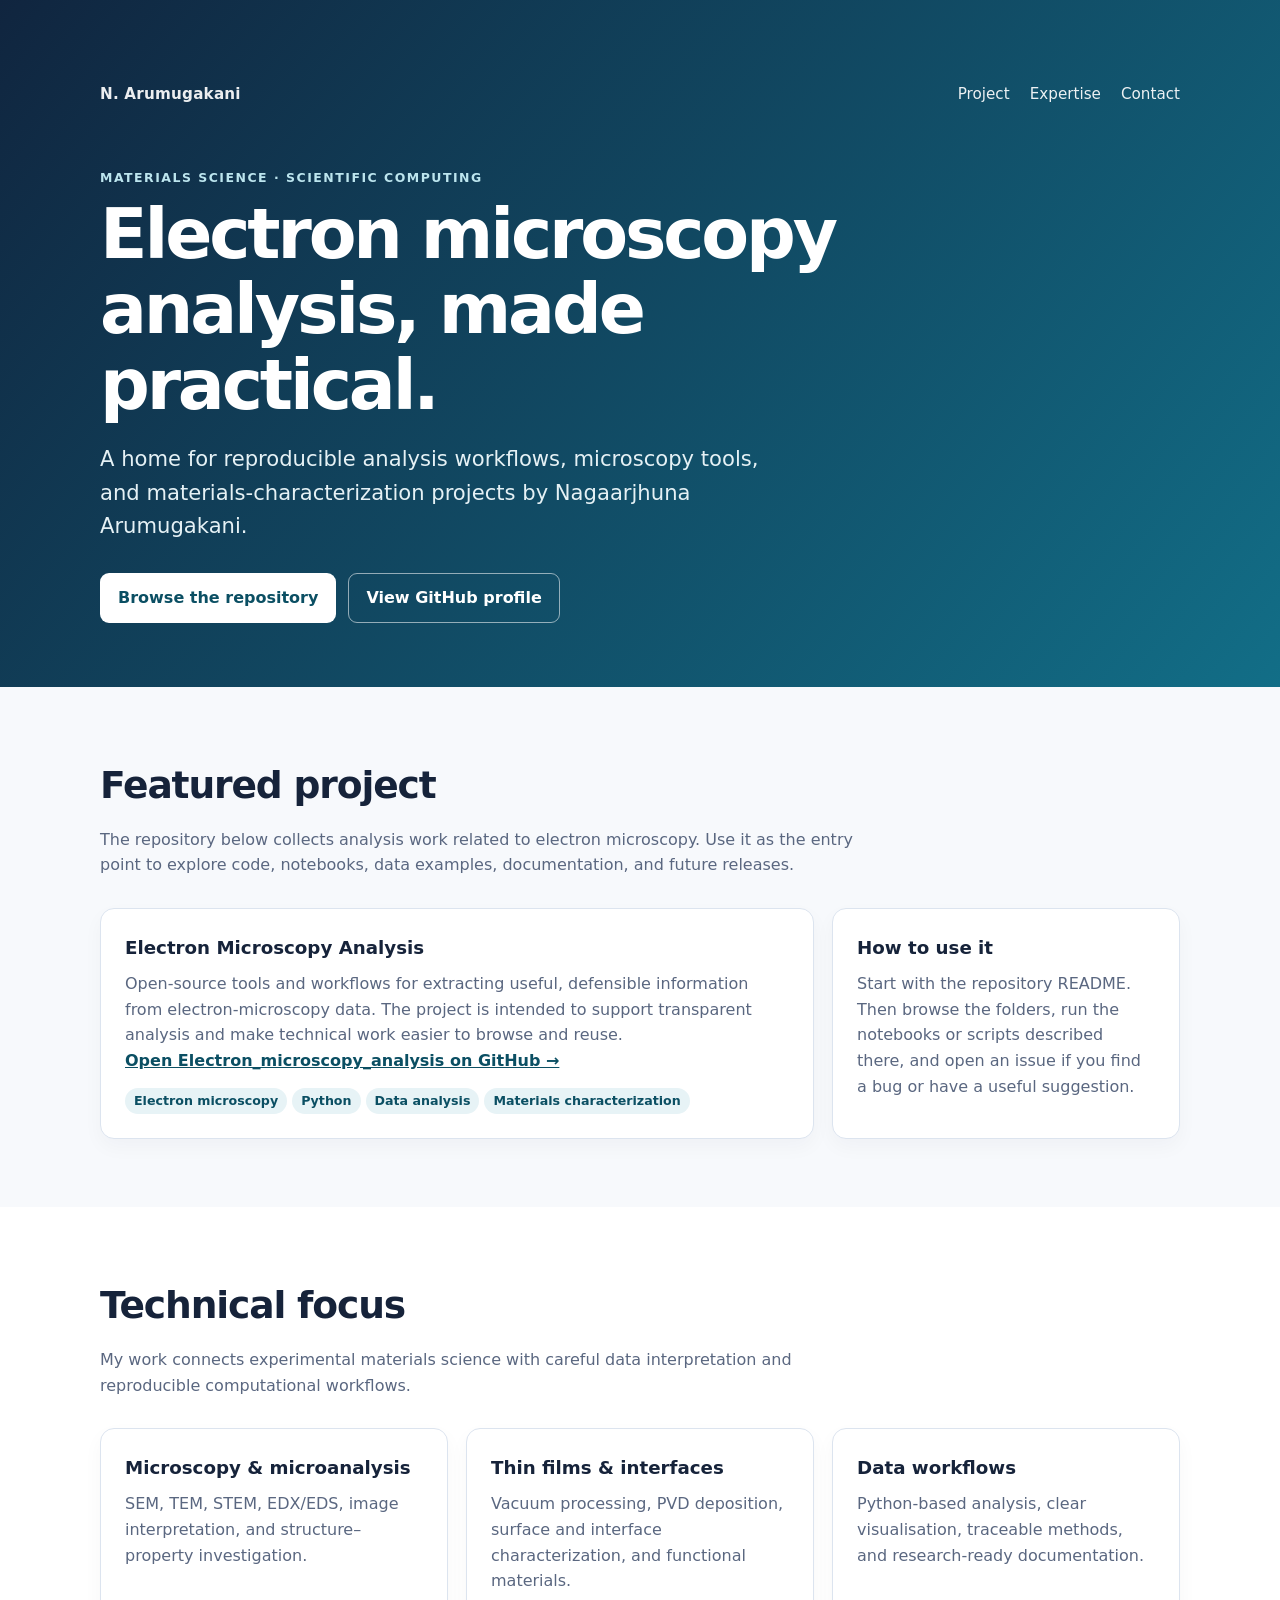
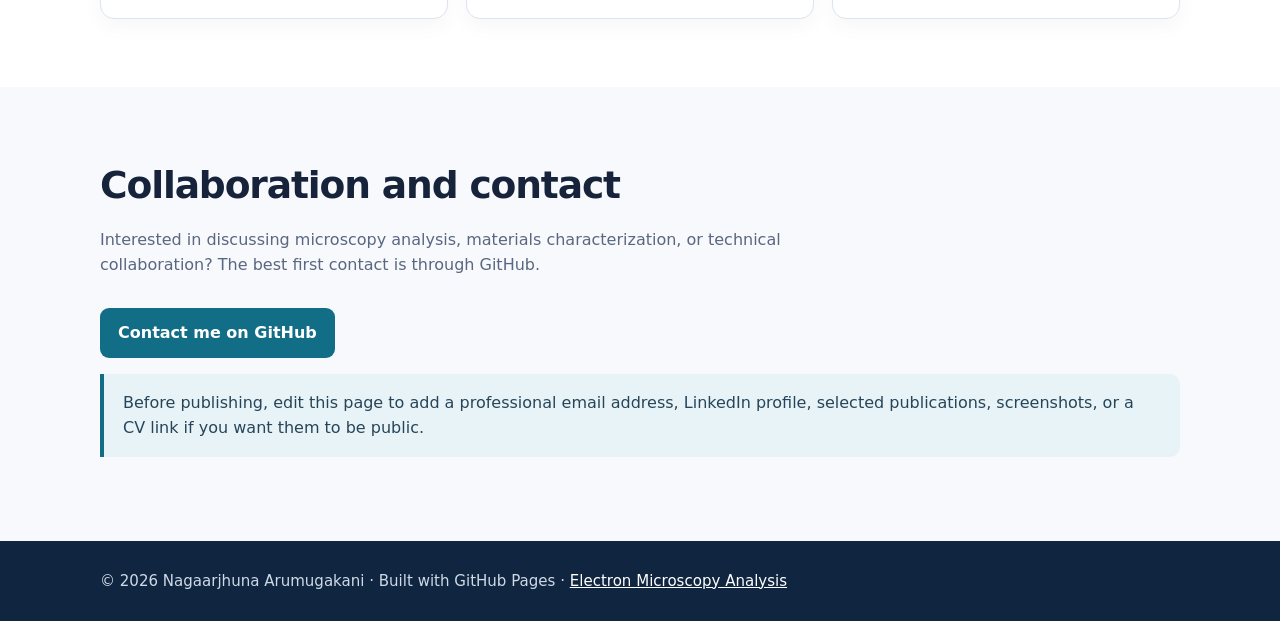
<file: github-pages-portfolio.html>
<!doctype html>
<html lang="en">
<head>
  <meta charset="utf-8">
  <meta name="viewport" content="width=device-width, initial-scale=1">
  <meta name="description" content="Electron microscopy analysis, materials characterization, and scientific Python tools by Nagaarjhuna Arumugakani.">
  <title>Nagaarjhuna Arumugakani | Electron Microscopy Analysis</title>
  <style>
    :root {
      --ink: #16233a;
      --muted: #5a6780;
      --paper: #f7f9fc;
      --card: #ffffff;
      --line: #dce4ef;
      --accent: #126e87;
      --accent-dark: #0b4f63;
      --soft: #e7f3f6;
    }
    * { box-sizing: border-box; }
    html { scroll-behavior: smooth; }
    body {
      margin: 0;
      font-family: Inter, ui-sans-serif, system-ui, -apple-system, BlinkMacSystemFont, "Segoe UI", sans-serif;
      color: var(--ink);
      background: var(--paper);
      line-height: 1.6;
    }
    a { color: inherit; }
    .container { width: min(1080px, calc(100% - 40px)); margin: auto; }
    header {
      background: linear-gradient(130deg, #10253f, #126e87);
      color: white;
      padding: 82px 0 64px;
    }
    nav {
      display: flex;
      justify-content: space-between;
      align-items: center;
      gap: 20px;
      margin-bottom: 62px;
      font-size: 0.95rem;
    }
    .brand { font-weight: 750; text-decoration: none; letter-spacing: 0.2px; }
    nav ul { list-style: none; display: flex; gap: 20px; padding: 0; margin: 0; }
    nav a { text-decoration: none; opacity: 0.92; }
    nav a:hover { opacity: 1; text-decoration: underline; }
    .hero { max-width: 790px; }
    .eyebrow { margin: 0 0 8px; text-transform: uppercase; letter-spacing: 0.12em; font-weight: 700; font-size: 0.78rem; color: #bce5ee; }
    h1 { font-size: clamp(2.25rem, 6vw, 4.35rem); line-height: 1.08; margin: 0 0 20px; letter-spacing: -0.045em; }
    .lead { max-width: 700px; font-size: clamp(1.08rem, 2.4vw, 1.32rem); margin: 0 0 30px; color: #e5f1f5; }
    .button-row { display: flex; flex-wrap: wrap; gap: 12px; }
    .button { display: inline-block; border: 1px solid transparent; padding: 11px 17px; border-radius: 9px; text-decoration: none; font-weight: 700; }
    .button.primary { background: white; color: var(--accent-dark); }
    .button.secondary { border-color: rgba(255,255,255,.55); color: white; }
    section { padding: 68px 0; }
    section:nth-of-type(even) { background: white; }
    h2 { margin: 0 0 12px; font-size: clamp(1.65rem, 4vw, 2.35rem); letter-spacing: -0.03em; }
    .section-intro { color: var(--muted); max-width: 760px; margin: 0 0 30px; }
    .grid { display: grid; grid-template-columns: repeat(3, 1fr); gap: 18px; }
    .card { background: var(--card); border: 1px solid var(--line); border-radius: 14px; padding: 24px; box-shadow: 0 8px 20px rgba(22,35,58,.035); }
    .card h3 { margin: 0 0 9px; font-size: 1.14rem; }
    .card p { margin: 0; color: var(--muted); }
    .tag { display: inline-block; color: var(--accent-dark); background: var(--soft); padding: 3px 9px; border-radius: 999px; margin: 14px 5px 0 0; font-size: 0.79rem; font-weight: 700; }
    .project { grid-column: span 2; }
    .project a { color: var(--accent-dark); font-weight: 750; }
    .note { border-left: 4px solid var(--accent); padding: 16px 19px; background: var(--soft); border-radius: 0 10px 10px 0; color: #27455a; }
    footer { background: #10253f; color: #cfdae7; padding: 28px 0; font-size: 0.94rem; }
    footer a { color: white; }
    @media (max-width: 760px) {
      header { padding: 34px 0 50px; }
      nav { margin-bottom: 50px; align-items: flex-start; }
      nav ul { display: none; }
      .grid { grid-template-columns: 1fr; }
      .project { grid-column: auto; }
      section { padding: 50px 0; }
    }
  </style>
</head>
<body>
  <header>
    <div class="container">
      <nav>
        <a class="brand" href="#top">N. Arumugakani</a>
        <ul>
          <li><a href="#project">Project</a></li>
          <li><a href="#expertise">Expertise</a></li>
          <li><a href="#contact">Contact</a></li>
        </ul>
      </nav>
      <div class="hero" id="top">
        <p class="eyebrow">Materials science · scientific computing</p>
        <h1>Electron microscopy analysis, made practical.</h1>
        <p class="lead">A home for reproducible analysis workflows, microscopy tools, and materials-characterization projects by Nagaarjhuna Arumugakani.</p>
        <div class="button-row">
          <a class="button primary" href="https://github.com/Nagaarjhuna/Electron_microscopy_analysis" target="_blank" rel="noreferrer">Browse the repository</a>
          <a class="button secondary" href="https://github.com/Nagaarjhuna" target="_blank" rel="noreferrer">View GitHub profile</a>
        </div>
      </div>
    </div>
  </header>

  <main>
    <section id="project">
      <div class="container">
        <h2>Featured project</h2>
        <p class="section-intro">The repository below collects analysis work related to electron microscopy. Use it as the entry point to explore code, notebooks, data examples, documentation, and future releases.</p>
        <div class="grid">
          <article class="card project">
            <h3>Electron Microscopy Analysis</h3>
            <p>Open-source tools and workflows for extracting useful, defensible information from electron-microscopy data. The project is intended to support transparent analysis and make technical work easier to browse and reuse.</p>
            <p><a href="https://github.com/Nagaarjhuna/Electron_microscopy_analysis" target="_blank" rel="noreferrer">Open Electron_microscopy_analysis on GitHub →</a></p>
            <span class="tag">Electron microscopy</span><span class="tag">Python</span><span class="tag">Data analysis</span><span class="tag">Materials characterization</span>
          </article>
          <aside class="card">
            <h3>How to use it</h3>
            <p>Start with the repository README. Then browse the folders, run the notebooks or scripts described there, and open an issue if you find a bug or have a useful suggestion.</p>
          </aside>
        </div>
      </div>
    </section>

    <section id="expertise">
      <div class="container">
        <h2>Technical focus</h2>
        <p class="section-intro">My work connects experimental materials science with careful data interpretation and reproducible computational workflows.</p>
        <div class="grid">
          <article class="card"><h3>Microscopy & microanalysis</h3><p>SEM, TEM, STEM, EDX/EDS, image interpretation, and structure–property investigation.</p></article>
          <article class="card"><h3>Thin films & interfaces</h3><p>Vacuum processing, PVD deposition, surface and interface characterization, and functional materials.</p></article>
          <article class="card"><h3>Data workflows</h3><p>Python-based analysis, clear visualisation, traceable methods, and research-ready documentation.</p></article>
        </div>
      </div>
    </section>

    <section id="contact">
      <div class="container">
        <h2>Collaboration and contact</h2>
        <p class="section-intro">Interested in discussing microscopy analysis, materials characterization, or technical collaboration? The best first contact is through GitHub.</p>
        <p><a class="button primary" style="background: var(--accent); color: white;" href="https://github.com/Nagaarjhuna" target="_blank" rel="noreferrer">Contact me on GitHub</a></p>
        <p class="note">Before publishing, edit this page to add a professional email address, LinkedIn profile, selected publications, screenshots, or a CV link if you want them to be public.</p>
      </div>
    </section>
  </main>

  <footer>
    <div class="container">© 2026 Nagaarjhuna Arumugakani · Built with GitHub Pages · <a href="https://github.com/Nagaarjhuna/Electron_microscopy_analysis">Electron Microscopy Analysis</a></div>
  </footer>
</body>
</html>
</file>
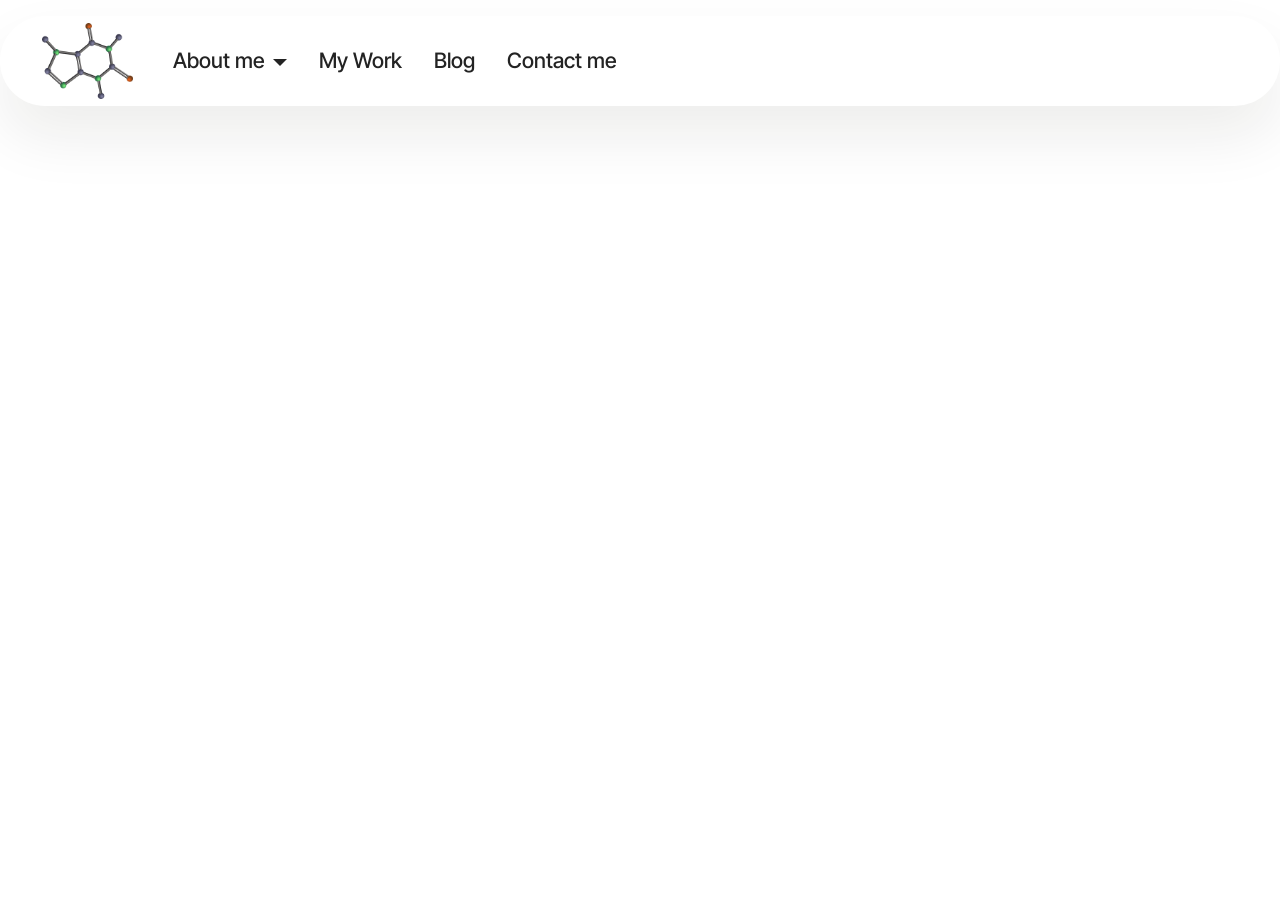
<file: Mywork.html>
<!DOCTYPE html>
<html  >
<head>
  <!-- Site made with Mobirise Website Builder v6.1.12, https://mobirise.com -->
  <meta charset="UTF-8">
  <meta http-equiv="X-UA-Compatible" content="IE=edge">
  <meta name="generator" content="Mobirise v6.1.12, mobirise.com">
  <meta name="viewport" content="width=device-width, initial-scale=1, minimum-scale=1">
  <link rel="shortcut icon" href="assets/images/logo5.png" type="image/x-icon">
  <meta name="description" content="">
  
  
  <title>My Work</title>
  <link rel="stylesheet" href="assets/web/assets/mobirise-icons2/mobirise2.css">
  <link rel="stylesheet" href="assets/bootstrap/css/bootstrap.min.css">
  <link rel="stylesheet" href="assets/animatecss/animate.css">
  <link rel="stylesheet" href="assets/dropdown/css/style.css">
  <link rel="stylesheet" href="assets/theme/css/style.css">
  <link rel="preload" href="https://fonts.googleapis.com/css?family=Inter+Tight:100,200,300,400,500,600,700,800,900,100i,200i,300i,400i,500i,600i,700i,800i,900i&display=swap" as="style" onload="this.onload=null;this.rel='stylesheet'">
  <noscript><link rel="stylesheet" href="https://fonts.googleapis.com/css?family=Inter+Tight:100,200,300,400,500,600,700,800,900,100i,200i,300i,400i,500i,600i,700i,800i,900i&display=swap"></noscript>
  <link rel="preload" as="style" href="assets/mobirise/css/mbr-additional.css?v=y8DoLK"><link rel="stylesheet" href="assets/mobirise/css/mbr-additional.css?v=y8DoLK" type="text/css">

  
  
  
</head>
<body>
  
  <section data-bs-version="5.1" class="menu menu2 cid-tJS6tZXiPa" once="menu" id="menu02-1n">
	

	<nav class="navbar navbar-dropdown navbar-fixed-top navbar-expand-lg">
		<div class="container">
			<div class="navbar-brand">
				<span class="navbar-logo">
					
						<a href="index.html"><img src="assets/images/mbr-128x108.png" alt="" style="height: 4.8rem;"></a>
					
				</span>
				
			</div>
			<button class="navbar-toggler" type="button" data-toggle="collapse" data-bs-toggle="collapse" data-target="#navbarSupportedContent" data-bs-target="#navbarSupportedContent" aria-controls="navbarNavAltMarkup" aria-expanded="false" aria-label="Toggle navigation">
				<div class="hamburger">
					<span></span>
					<span></span>
					<span></span>
					<span></span>
				</div>
			</button>
			<div class="collapse navbar-collapse" id="navbarSupportedContent">
				<ul class="navbar-nav nav-dropdown nav-right" data-app-modern-menu="true"><li class="nav-item dropdown">
						<a class="nav-link link text-black text-primary dropdown-toggle display-4" href="About.html" data-toggle="dropdown-submenu" data-bs-toggle="dropdown" data-bs-auto-close="outside" aria-expanded="false">About me</a><div class="dropdown-menu" aria-labelledby="dropdown-713"><a class="text-black text-primary dropdown-item display-4" href="About.html">Career</a><a class="text-black text-primary show dropdown-item display-4" href="PhD_Journey.html">PhD timeline</a></div>
					</li>
					<li class="nav-item">
						<a class="nav-link link text-black text-primary display-4" href="Mywork.html" aria-expanded="false">My Work</a>
					</li><li class="nav-item"><a class="nav-link link text-black text-primary display-4" href="Blog.html">Blog</a></li>
					<li class="nav-item">
						<a class="nav-link link text-black text-primary display-4" href="Contact_me.html">Contact me</a>
					</li></ul>
				
				
			</div>
		</div>
	</nav>
</section><section class="display-7" style="padding: 0;align-items: center;justify-content: center;flex-wrap: wrap;    align-content: center;display: flex;position: relative;height: 4rem;"><a href="https://mobiri.se/" style="flex: 1 1;height: 4rem;position: absolute;width: 100%;z-index: 1;"><img alt="" style="height: 4rem;" src="[data-uri]"></a><p style="margin: 0;text-align: center;" class="display-7">&#8204;</p><a style="z-index:1" href="https://mobirise.com/builder/ai-website-maker.html">Free AI Website Maker</a></section><script src="assets/bootstrap/js/bootstrap.bundle.min.js"></script>  <script src="assets/smoothscroll/smooth-scroll.js"></script>  <script src="assets/ytplayer/index.js"></script>  <script src="assets/dropdown/js/navbar-dropdown.js"></script>  <script src="assets/theme/js/script.js"></script>  
  
  
 <div id="scrollToTop" class="scrollToTop mbr-arrow-up"><a style="text-align: center;"><i class="mbr-arrow-up-icon mbr-arrow-up-icon-cm cm-icon cm-icon-smallarrow-up"></i></a></div>
    <input name="animation" type="hidden">
  </body>
</html>
</file>
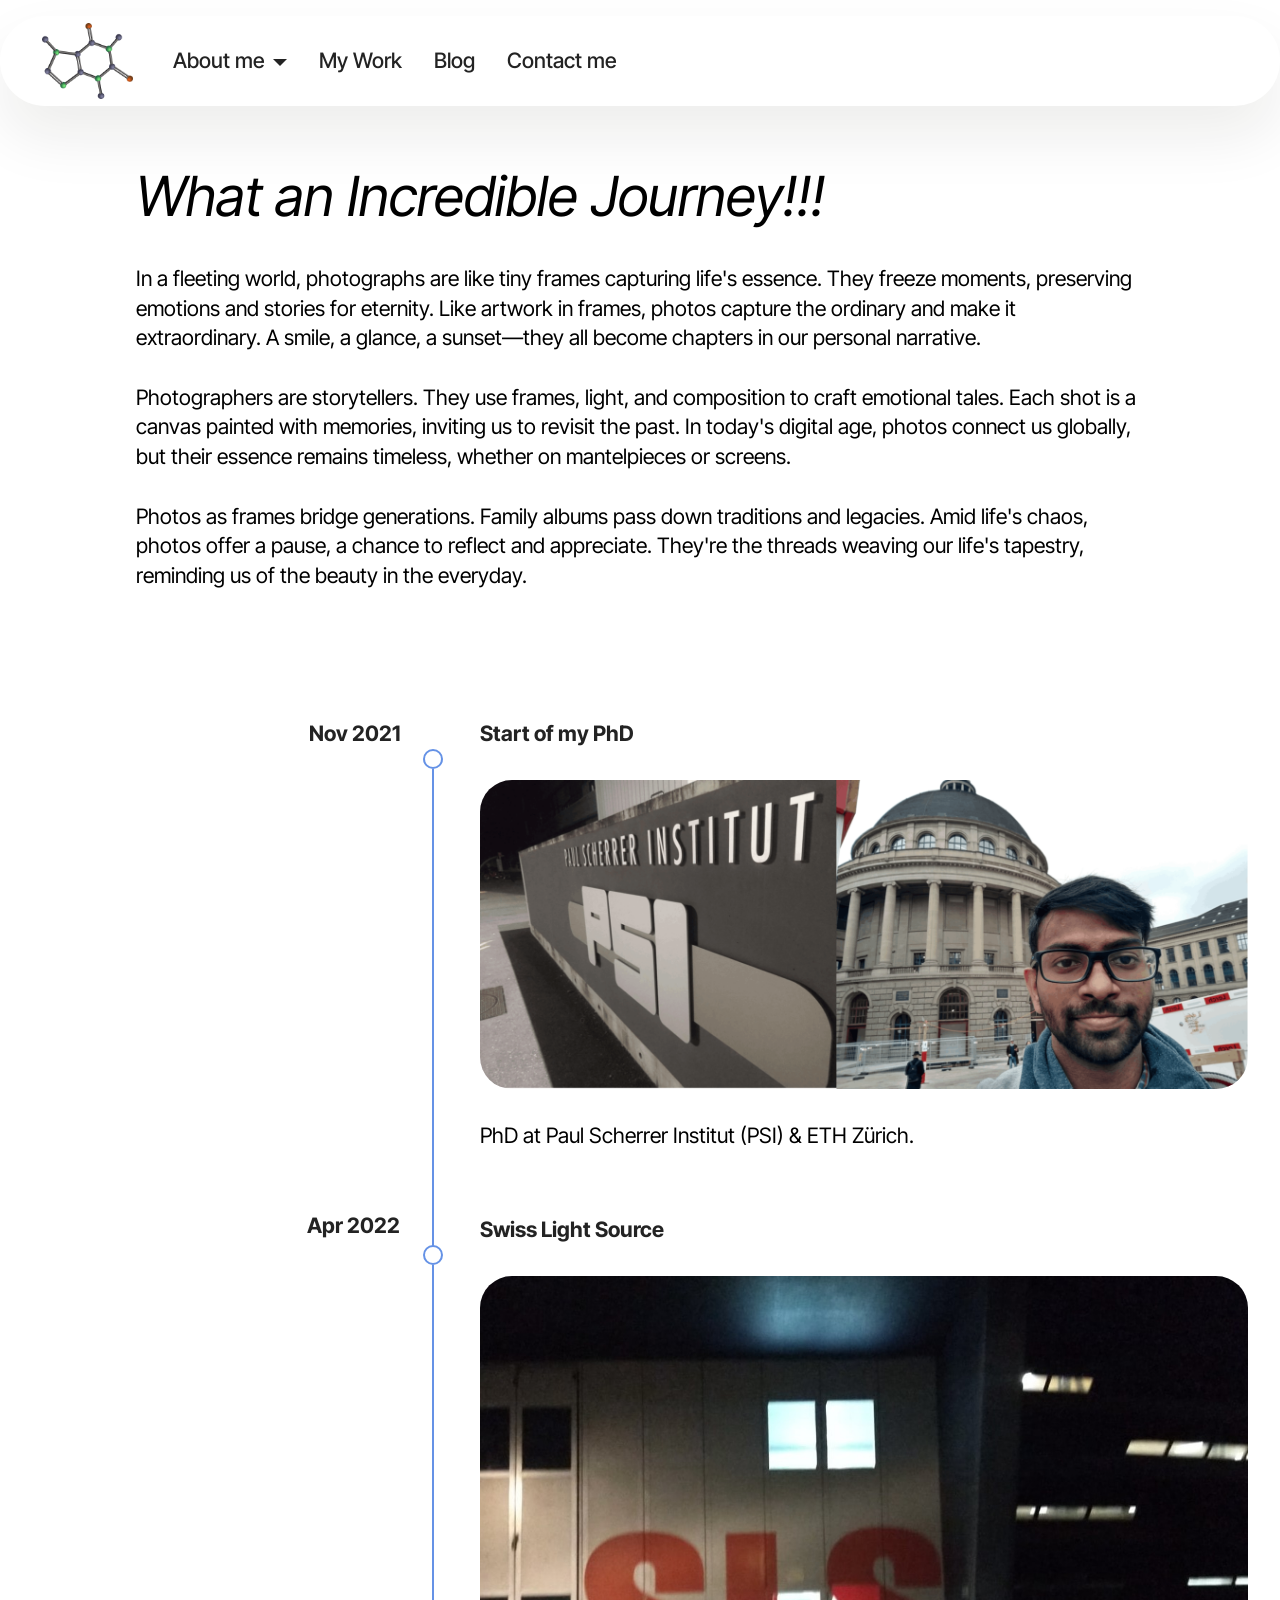
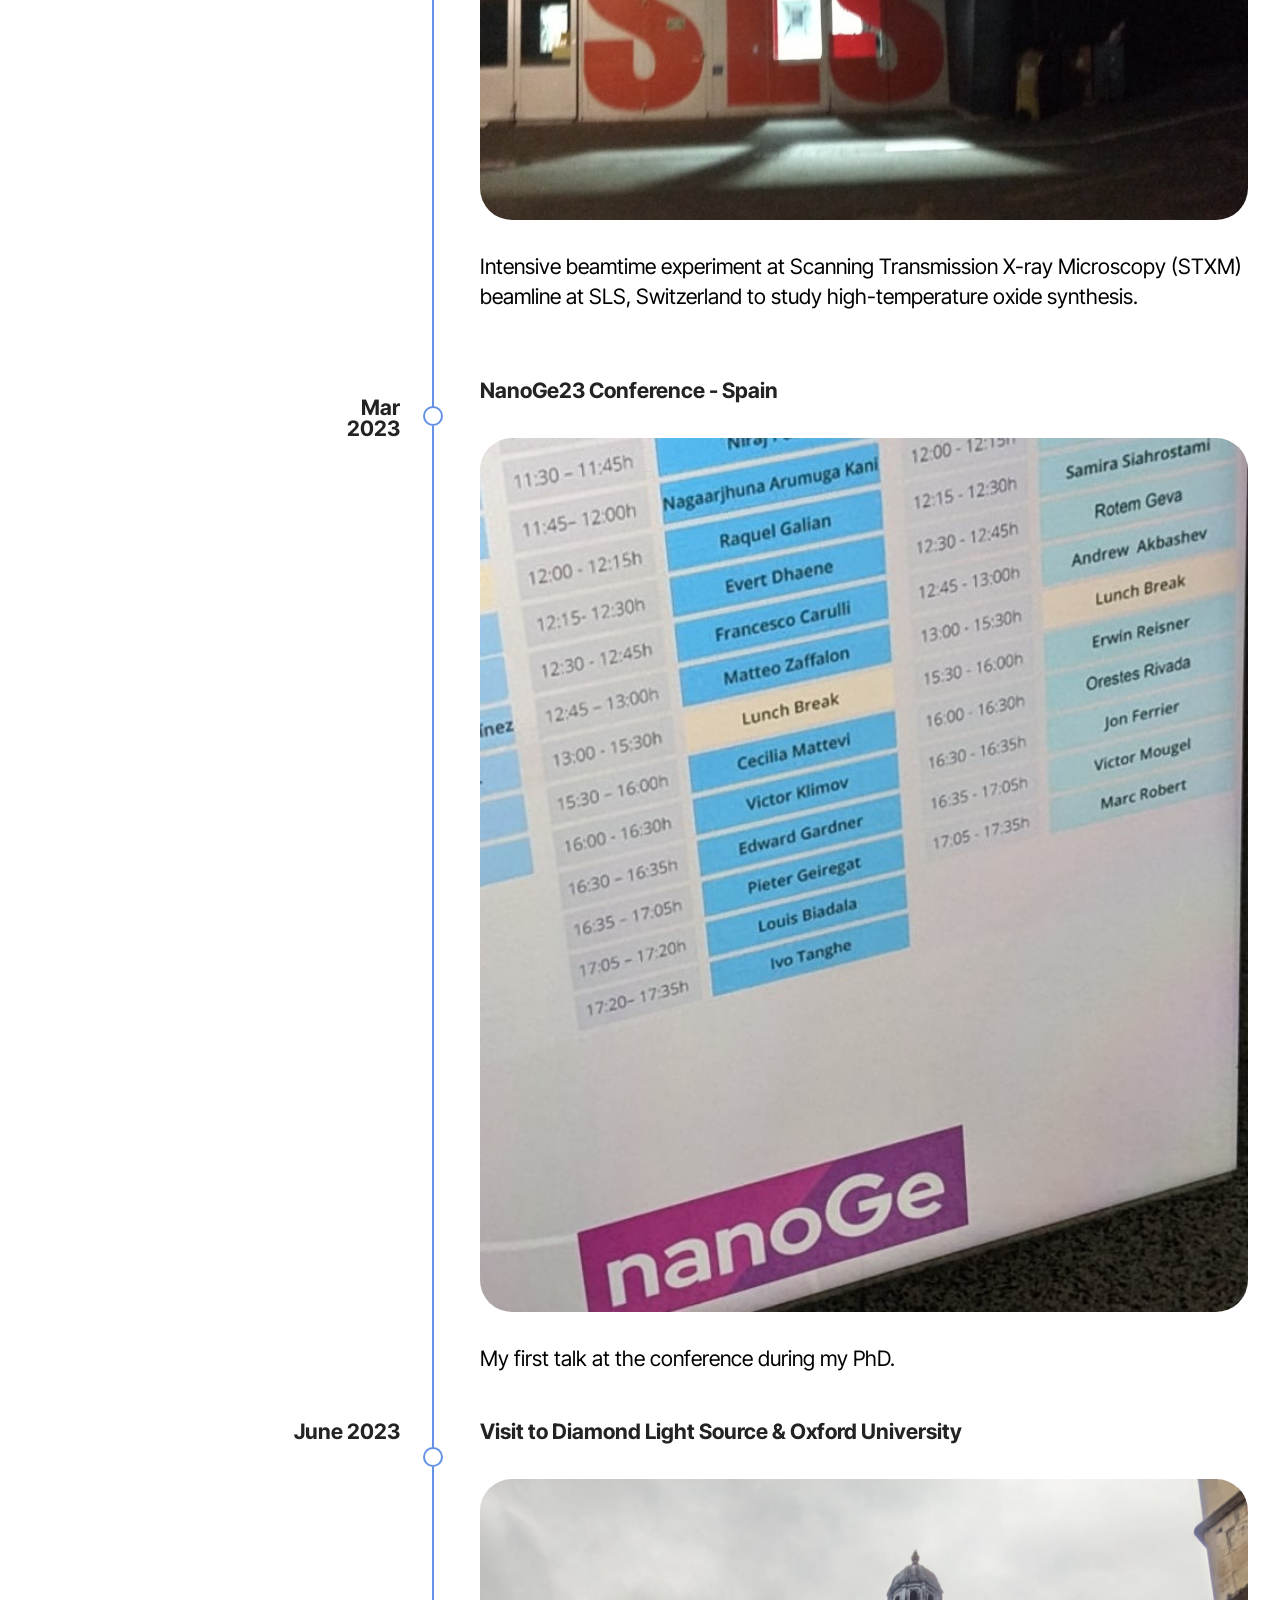
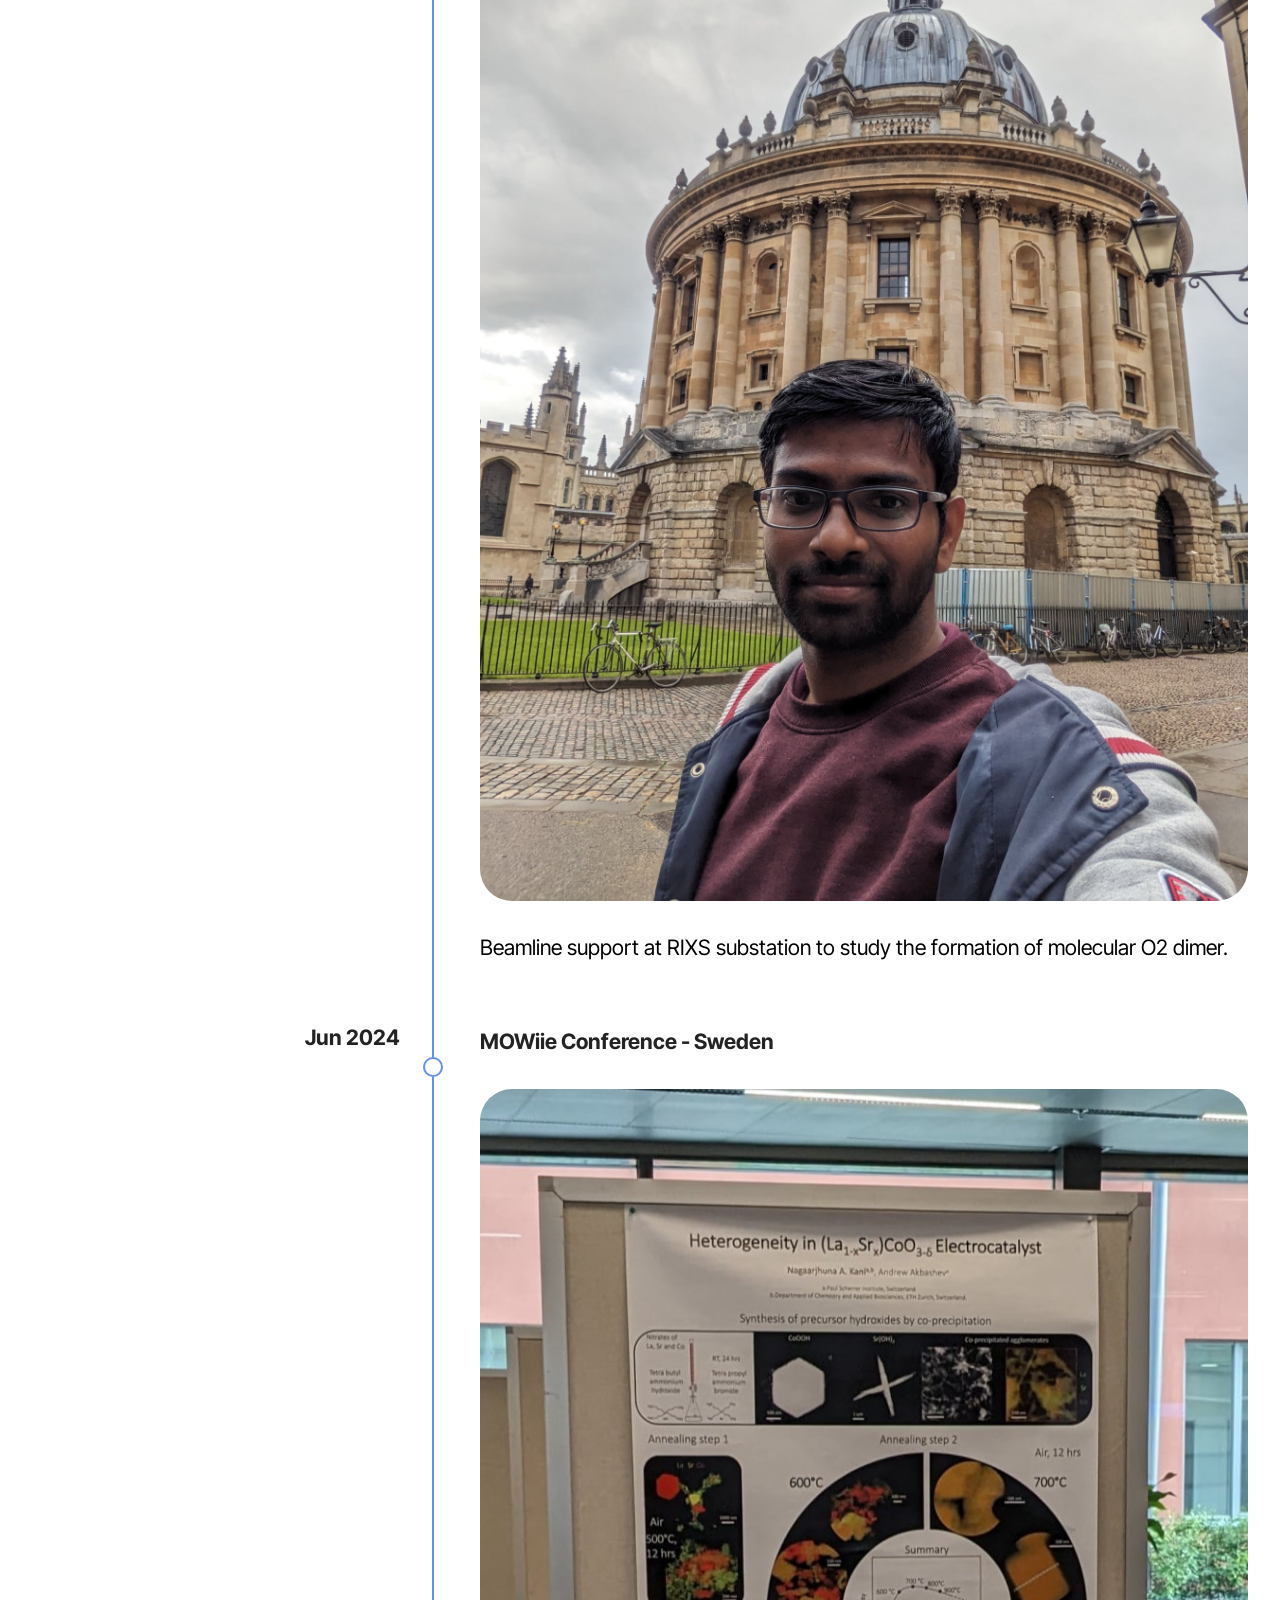
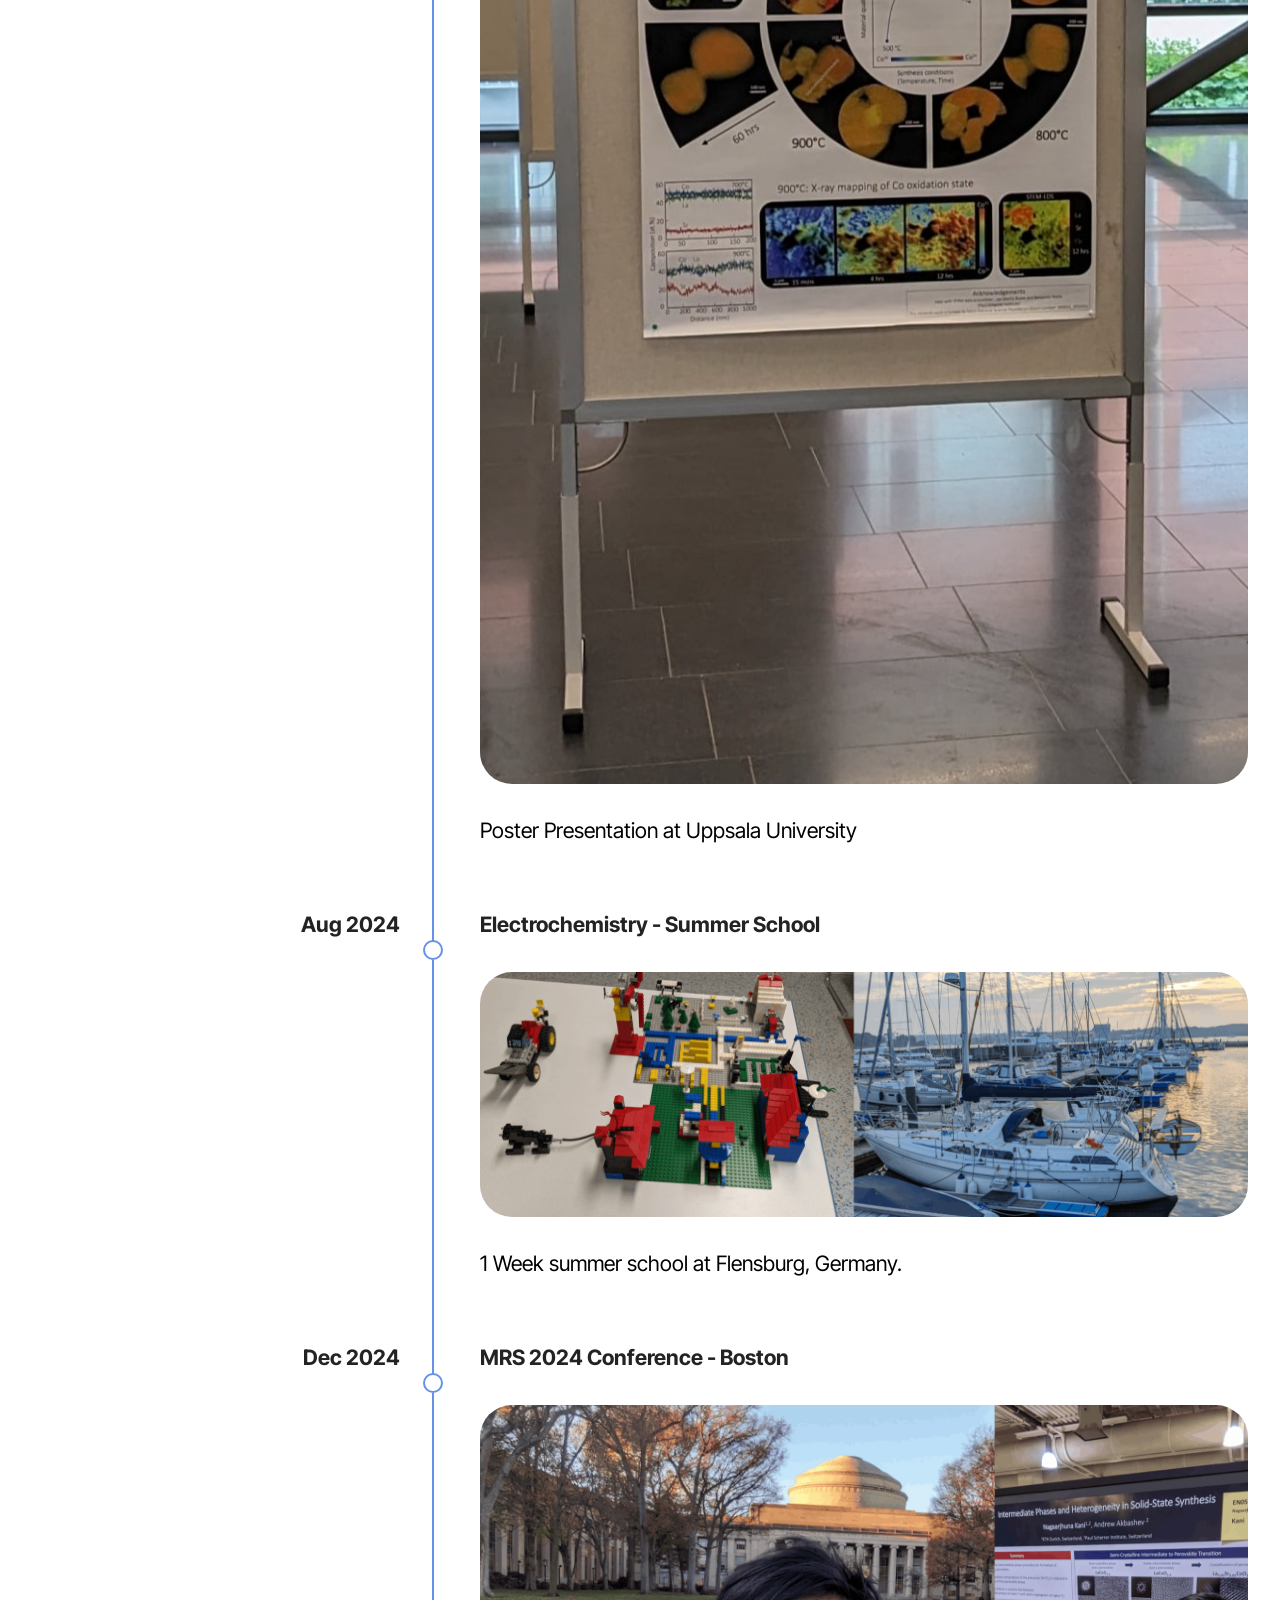
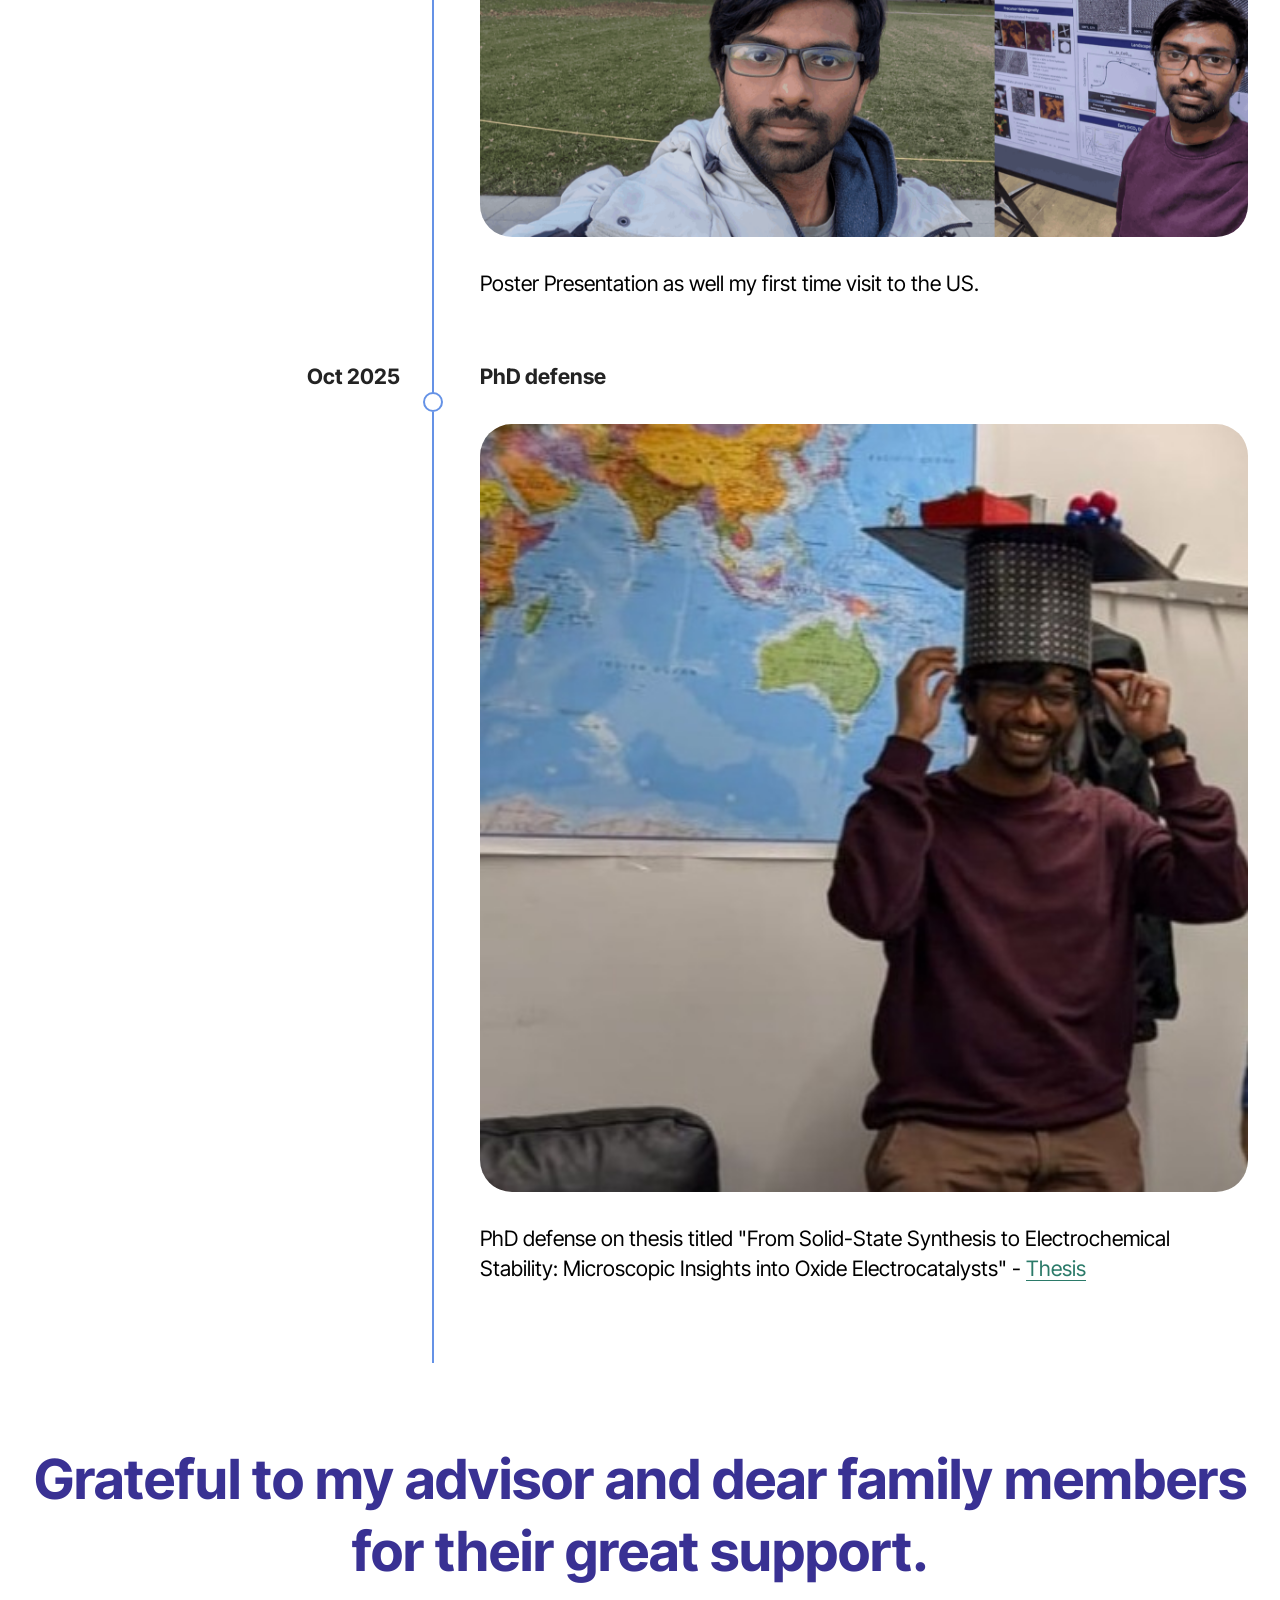
<file: PhD_Journey.html>
<!DOCTYPE html>
<html  >
<head>
  <!-- Site made with Mobirise Website Builder v6.1.12, https://mobirise.com -->
  <meta charset="UTF-8">
  <meta http-equiv="X-UA-Compatible" content="IE=edge">
  <meta name="generator" content="Mobirise v6.1.12, mobirise.com">
  <meta name="viewport" content="width=device-width, initial-scale=1, minimum-scale=1">
  <link rel="shortcut icon" href="assets/images/logo5.png" type="image/x-icon">
  <meta name="description" content="">
  
  
  <title>PhD_Journey</title>
  <link rel="stylesheet" href="assets/web/assets/mobirise-icons2/mobirise2.css">
  <link rel="stylesheet" href="assets/bootstrap/css/bootstrap.min.css">
  <link rel="stylesheet" href="assets/animatecss/animate.css">
  <link rel="stylesheet" href="assets/dropdown/css/style.css">
  <link rel="stylesheet" href="assets/theme/css/style.css">
  <link rel="preload" href="https://fonts.googleapis.com/css?family=Inter+Tight:100,200,300,400,500,600,700,800,900,100i,200i,300i,400i,500i,600i,700i,800i,900i&display=swap" as="style" onload="this.onload=null;this.rel='stylesheet'">
  <noscript><link rel="stylesheet" href="https://fonts.googleapis.com/css?family=Inter+Tight:100,200,300,400,500,600,700,800,900,100i,200i,300i,400i,500i,600i,700i,800i,900i&display=swap"></noscript>
  <link rel="preload" as="style" href="assets/mobirise/css/mbr-additional.css?v=2XUQLN"><link rel="stylesheet" href="assets/mobirise/css/mbr-additional.css?v=2XUQLN" type="text/css">

  
  
  
</head>
<body>
  
  <section data-bs-version="5.1" class="menu menu2 cid-vvkXncYaQi" once="menu" id="menu02-1z">
	

	<nav class="navbar navbar-dropdown navbar-fixed-top navbar-expand-lg">
		<div class="container">
			<div class="navbar-brand">
				<span class="navbar-logo">
					
						<a href="index.html"><img src="assets/images/mbr-128x108.png" alt="" style="height: 4.8rem;"></a>
					
				</span>
				
			</div>
			<button class="navbar-toggler" type="button" data-toggle="collapse" data-bs-toggle="collapse" data-target="#navbarSupportedContent" data-bs-target="#navbarSupportedContent" aria-controls="navbarNavAltMarkup" aria-expanded="false" aria-label="Toggle navigation">
				<div class="hamburger">
					<span></span>
					<span></span>
					<span></span>
					<span></span>
				</div>
			</button>
			<div class="collapse navbar-collapse" id="navbarSupportedContent">
				<ul class="navbar-nav nav-dropdown nav-right" data-app-modern-menu="true"><li class="nav-item dropdown">
						<a class="nav-link link text-black text-primary dropdown-toggle display-4" href="About.html" data-toggle="dropdown-submenu" data-bs-toggle="dropdown" data-bs-auto-close="outside" aria-expanded="false">About me</a><div class="dropdown-menu" aria-labelledby="dropdown-713"><a class="text-black text-primary dropdown-item display-4" href="About.html">Career</a><a class="text-black text-primary show dropdown-item display-4" href="PhD_Journey.html">PhD timeline</a></div>
					</li>
					<li class="nav-item">
						<a class="nav-link link text-black text-primary display-4" href="Mywork.html" aria-expanded="false">My Work</a>
					</li><li class="nav-item"><a class="nav-link link text-black text-primary display-4" href="Blog.html">Blog</a></li>
					<li class="nav-item">
						<a class="nav-link link text-black text-primary display-4" href="Contact_me.html">Contact me</a>
					</li></ul>
				
				
			</div>
		</div>
	</nav>
</section>

<section data-bs-version="5.1" class="article12 cid-vvn39F3X3E" id="article12-26">    
    
    <div class="container">
        <div class="row justify-content-center">
            <div class="col-md-12 col-lg-10">
                <h3 class="mbr-section-title mbr-fonts-style mb-4 mt-0 display-2"><em>What an Incredible Journey!!!</em></h3>
                
                <p class="mbr-text mbr-fonts-style display-7">
                In a fleeting world, photographs are like tiny frames capturing life's essence. They freeze moments, preserving emotions and stories for eternity. Like artwork in frames, photos capture the ordinary and make it extraordinary. A smile, a glance, a sunset—they all become chapters in our personal narrative.
                <br>
                <br>Photographers are storytellers. They use frames, light, and composition to craft emotional tales. Each shot is a canvas painted with memories, inviting us to revisit the past. In today's digital age, photos connect us globally, but their essence remains timeless, whether on mantelpieces or screens.
                <br>
                <br>Photos as frames bridge generations. Family albums pass down traditions and legacies. Amid life's chaos, photos offer a pause, a chance to reflect and appreciate. They're the threads weaving our life's tapestry, reminding us of the beauty in the everyday.
                </p>
            </div>
        </div>
    </div>
</section>

<section data-bs-version="5.1" class="timeline2 cid-vvkXndzS33" id="timeline2-20">

    

    
    
    <div class="container">
        
        <div class="timelines-container mt-4">
            <div class="row timeline-element separline mb-5">
                <div class="timeline-date-panel col-12 col-md-4">
                    <div class="time-line-date-content">
                        <h4 class="mbr-timeline-date mbr-fonts-style display-5">
                            <strong>Oct 2025</strong>
                        </h4>
                    </div>
                </div>
                <span class="iconBackground"></span>
                <div class="col-12 col-md-8">
                    <div class="timeline-text-content">
                        <h4 class="mbr-timeline-title mb-4 mbr-fonts-style display-5">
                            <strong>PhD defense</strong></h4>
                        <div class="image-wrapper mb-4">
                            <img src="assets/images/whatsapp20image202026-09-1620at2012.10.3920am-1541x1160.jpeg" alt="Mobirise Website Builder" title="">
                        </div>
                        <p class="mbr-text mbr-fonts-style display-7">PhD defense on thesis titled "From Solid-State Synthesis to Electrochemical Stability: Microscopic Insights into Oxide Electrocatalysts" - <a href="https://www.research-collection.ethz.ch/entities/publication/e100cd78-34fc-4bf9-8cb3-95b04bcb240f" class="text-primary" target="_blank">Thesis</a></p>
                    </div>
                </div>
            </div>
            <div class="row timeline-element separline mb-5">
                <div class="timeline-date-panel col-12 col-md-4">
                    <div class="time-line-date-content">
                        <h4 class="mbr-timeline-date mbr-fonts-style display-5">
                            <strong>Dec 2024</strong></h4>
                    </div>
                </div>
                <span class="iconBackground"></span>
                <div class="col-12 col-md-8">
                    <div class="timeline-text-content">
                        <h4 class="mbr-timeline-title mb-4 mbr-fonts-style display-5">
                            <strong>MRS 2024 Conference - Boston</strong></h4>
                        <div class="image-wrapper mb-4">
                            <img src="assets/images/mrs-1632x957.png" alt="Mobirise Website Builder" title="">
                        </div>
                        <p class="mbr-text mbr-fonts-style display-7">
                            Poster Presentation as well my first time visit to the US.</p>
                    </div>
                </div>
            </div>
            <div class="row timeline-element separline mb-5">
                <div class="timeline-date-panel col-12 col-md-4">
                    <div class="time-line-date-content">
                        <h4 class="mbr-timeline-date mbr-fonts-style display-5"><strong>Aug 2024</strong></h4>
                    </div>
                </div>
                <span class="iconBackground"></span>
                <div class="col-12 col-md-8">
                    <div class="timeline-text-content">
                        <h4 class="mbr-timeline-title mb-4 mbr-fonts-style display-5"><strong>Electrochemistry - Summer School</strong></h4>
                        <div class="image-wrapper mb-4">
                            <img src="assets/images/summer20school-1632x535.png" alt="Mobirise Website Builder" title="">
                        </div>
                        <p class="mbr-text mbr-fonts-style display-7">1 Week summer school at Flensburg, Germany.</p>
                    </div>
                </div>
            </div>
            <div class="row timeline-element separline mb-5">
                <div class="timeline-date-panel col-12 col-md-4">
                    <div class="time-line-date-content">
                        <h4 class="mbr-timeline-date mbr-fonts-style display-5"><p><strong>&nbsp; &nbsp; &nbsp; &nbsp; &nbsp; </strong>&nbsp;&nbsp;&nbsp;&nbsp;&nbsp;&nbsp;&nbsp;&nbsp;&nbsp;&nbsp;&nbsp;&nbsp;&nbsp;&nbsp;&nbsp;&nbsp;&nbsp;&nbsp;&nbsp;&nbsp;&nbsp;&nbsp;&nbsp;&nbsp;&nbsp;&nbsp;&nbsp;&nbsp;&nbsp;&nbsp;&nbsp;&nbsp;&nbsp; &nbsp; &nbsp; &nbsp; &nbsp; &nbsp;<strong>Jun 2024</strong></p></h4>
                    </div>
                </div>
                <span class="iconBackground"></span>
                <div class="col-12 col-md-8">
                    <div class="timeline-text-content">
                        <h4 class="mbr-timeline-title mb-4 mbr-fonts-style display-5">
                            <strong>MOWiie Conference - Sweden</strong></h4>
                        <div class="image-wrapper mb-4">
                            <img src="assets/images/pxl-20240603-155431434-1632x2901.jpeg" alt="Mobirise Website Builder" title="">
                        </div>
                        <p class="mbr-text mbr-fonts-style display-7">
                            Poster Presentation at Uppsala University</p>
                    </div>
                </div>
            </div>
            <div class="row timeline-element separline mb-5">
                <div class="timeline-date-panel col-12 col-md-4">
                    <div class="time-line-date-content">
                        <h4 class="mbr-timeline-date mbr-fonts-style display-5"><strong>June 2023</strong></h4>
                    </div>
                </div>
                <span class="iconBackground"></span>
                <div class="col-12 col-md-8">
                    <div class="timeline-text-content">
                        <h4 class="mbr-timeline-title mb-4 mbr-fonts-style display-5"><strong>Visit to Diamond Light Source &amp; Oxford University</strong></h4>
                        <div class="image-wrapper mb-4">
                            <img src="assets/images/pxl-20230509-164015756-1621x2158.jpg" alt="Mobirise Website Builder" title="">
                        </div>
                        <p class="mbr-text mbr-fonts-style display-7">Beamline support at RIXS substation  to study the formation of molecular O2 dimer.</p>
                    </div>
                </div>
            </div>
            <div class="row timeline-element separline mb-5">
                <div class="timeline-date-panel col-12 col-md-4">
                    <div class="time-line-date-content">
                        <h4 class="mbr-timeline-date mbr-fonts-style display-5"><p>
                            &nbsp;&nbsp;&nbsp;&nbsp;&nbsp; &nbsp; &nbsp;&nbsp;&nbsp;&nbsp;&nbsp;&nbsp;&nbsp;&nbsp;&nbsp;&nbsp;&nbsp;&nbsp;&nbsp;&nbsp;&nbsp;&nbsp;&nbsp;&nbsp;&nbsp;&nbsp;&nbsp;&nbsp;&nbsp;&nbsp;&nbsp;&nbsp;&nbsp;&nbsp;&nbsp;&nbsp;&nbsp;&nbsp;&nbsp;&nbsp;&nbsp;&nbsp;&nbsp;&nbsp;&nbsp;&nbsp;&nbsp;&nbsp;&nbsp;&nbsp;&nbsp;&nbsp;&nbsp;&nbsp;&nbsp;&nbsp;&nbsp;&nbsp;&nbsp;&nbsp;&nbsp;&nbsp;&nbsp;&nbsp;&nbsp;<strong>Mar 2023</strong></p></h4>
                    </div>
                </div>
                <span class="iconBackground"></span>
                <div class="col-12 col-md-8">
                    <div class="timeline-text-content">
                        <h4 class="mbr-timeline-title mb-4 mbr-fonts-style display-5"><strong>NanoGe23 Conference - Spain&nbsp;</strong></h4>
                        <div class="image-wrapper mb-4">
                            <img src="assets/images/pxl-20230309-95655246-1632x2176.jpeg" alt="Mobirise Website Builder" title="">
                        </div>
                        <p class="mbr-text mbr-fonts-style display-7">
                            My first talk at the conference during my PhD.
                        </p>
                    </div>
                </div>
            </div>
            <div class="row timeline-element separline mb-5">
                <div class="timeline-date-panel col-12 col-md-4">
                    <div class="time-line-date-content">
                        <h4 class="mbr-timeline-date mbr-fonts-style display-5"><p>&nbsp;&nbsp;&nbsp;&nbsp;&nbsp;&nbsp;&nbsp;&nbsp;&nbsp;&nbsp;&nbsp;&nbsp;<strong>Apr 2022</strong></p></h4>
                    </div>
                </div>
                <span class="iconBackground"></span>
                <div class="col-12 col-md-8">
                    <div class="timeline-text-content">
                        <h4 class="mbr-timeline-title mb-4 mbr-fonts-style display-5"><strong>Swiss Light Source</strong></h4>
                        <div class="image-wrapper mb-4">
                            <img src="assets/images/img-20220528-223607754-1632x1224.jpeg" alt="Mobirise Website Builder" title="">
                        </div>
                        <p class="mbr-text mbr-fonts-style display-7">Intensive beamtime experiment at Scanning Transmission X-ray Microscopy (STXM) beamline at SLS, Switzerland to study high-temperature oxide synthesis.</p>
                    </div>
                </div>
            </div>
            <div class="row timeline-element separline mb-5">
                <div class="timeline-date-panel col-12 col-md-4">
                    <div class="time-line-date-content">
                        <h4 class="mbr-timeline-date mbr-fonts-style display-5"><strong>Nov 2021</strong></h4>
                    </div>
                </div>
                <span class="iconBackground"></span>
                <div class="col-12 col-md-8">
                    <div class="timeline-text-content">
                        <h4 class="mbr-timeline-title mb-4 mbr-fonts-style display-5"><strong>Start of my PhD&nbsp;</strong></h4>
                        <div class="image-wrapper mb-4">
                            <img src="assets/images/eth-1621x651.png" alt="Mobirise Website Builder" title="">
                        </div>
                        <p class="mbr-text mbr-fonts-style display-7">
                            PhD at Paul Scherrer Institut (PSI) &amp; ETH Zürich.
                        </p>
                    </div>
                </div>
            </div>
            
            
            
            
        </div>
    </div>
</section>

<section data-bs-version="5.1" class="article14 cid-vvn0AIHLc5" id="article14-24">
    
    <div class="container">
        <div class="row justify-content-center">
            <div class="col-md-12 col-lg-12">
                <h3 class="mbr-section-title mbr-fonts-style display-2"><strong>Grateful to my advisor and dear family members for their great support.</strong></h3>
                
            </div>
        </div>
    </div>
</section><section class="display-7" style="padding: 0;align-items: center;justify-content: center;flex-wrap: wrap;    align-content: center;display: flex;position: relative;height: 4rem;"><a href="https://mobiri.se/" style="flex: 1 1;height: 4rem;position: absolute;width: 100%;z-index: 1;"><img alt="" style="height: 4rem;" src="[data-uri]"></a><p style="margin: 0;text-align: center;" class="display-7">&#8204;</p><a style="z-index:1" href="https://mobirise.com/builder/no-code-website-builder.html">No Code Website Builder</a></section><script src="assets/bootstrap/js/bootstrap.bundle.min.js"></script>  <script src="assets/smoothscroll/smooth-scroll.js"></script>  <script src="assets/ytplayer/index.js"></script>  <script src="assets/dropdown/js/navbar-dropdown.js"></script>  <script src="assets/theme/js/script.js"></script>  
  
  
 <div id="scrollToTop" class="scrollToTop mbr-arrow-up"><a style="text-align: center;"><i class="mbr-arrow-up-icon mbr-arrow-up-icon-cm cm-icon cm-icon-smallarrow-up"></i></a></div>
    <input name="animation" type="hidden">
  </body>
</html>
</file>
<file: assets/web/assets/mobirise-icons2/mobirise2.css>
@font-face {
  font-family: 'Moririse2';
  font-display: swap;
  src:  url('mobirise2.eot?f2bix4');
  src:  url('mobirise2.eot?f2bix4#iefix') format('embedded-opentype'),
    url('mobirise2.woff2?f2bix4') format('woff2'),
    url('mobirise2.woff?f2bix4') format('woff'),
    url('mobirise2.ttf?f2bix4') format('truetype'),
    url('mobirise2.svg?f2bix4#mobirise2') format('svg');
  font-weight: normal;
  font-style: normal;
}

[class^="mobi-"], [class*=" mobi-"] {
  /* use !important to prevent issues with browser extensions that change fonts */
  font-family: 'Moririse2' !important;
  speak: none;
  font-style: normal;
  font-weight: normal;
  font-variant: normal;
  text-transform: none;
  line-height: 1;

  /* Better Font Rendering =========== */
  -webkit-font-smoothing: antialiased;
  -moz-osx-font-smoothing: grayscale;
}

.mobi-mbri-add-submenu:before {
  content: "\e900";
}
.mobi-mbri-alert:before {
  content: "\e901";
}
.mobi-mbri-align-center:before {
  content: "\e902";
}
.mobi-mbri-align-justify:before {
  content: "\e903";
}
.mobi-mbri-align-left:before {
  content: "\e904";
}
.mobi-mbri-align-right:before {
  content: "\e905";
}
.mobi-mbri-android:before {
  content: "\e906";
}
.mobi-mbri-apple:before {
  content: "\e907";
}
.mobi-mbri-arrow-down:before {
  content: "\e908";
}
.mobi-mbri-arrow-next:before {
  content: "\e909";
}
.mobi-mbri-arrow-prev:before {
  content: "\e90a";
}
.mobi-mbri-arrow-up:before {
  content: "\e90b";
}
.mobi-mbri-bold:before {
  content: "\e90c";
}
.mobi-mbri-bookmark:before {
  content: "\e90d";
}
.mobi-mbri-bootstrap:before {
  content: "\e90e";
}
.mobi-mbri-briefcase:before {
  content: "\e90f";
}
.mobi-mbri-browse:before {
  content: "\e910";
}
.mobi-mbri-bulleted-list:before {
  content: "\e911";
}
.mobi-mbri-calendar:before {
  content: "\e912";
}
.mobi-mbri-camera:before {
  content: "\e913";
}
.mobi-mbri-cart-add:before {
  content: "\e914";
}
.mobi-mbri-cart-full:before {
  content: "\e915";
}
.mobi-mbri-cash:before {
  content: "\e916";
}
.mobi-mbri-change-style:before {
  content: "\e917";
}
.mobi-mbri-chat:before {
  content: "\e918";
}
.mobi-mbri-clock:before {
  content: "\e919";
}
.mobi-mbri-close:before {
  content: "\e91a";
}
.mobi-mbri-cloud:before {
  content: "\e91b";
}
.mobi-mbri-code:before {
  content: "\e91c";
}
.mobi-mbri-contact-form:before {
  content: "\e91d";
}
.mobi-mbri-credit-card:before {
  content: "\e91e";
}
.mobi-mbri-cursor-click:before {
  content: "\e91f";
}
.mobi-mbri-cust-feedback:before {
  content: "\e920";
}
.mobi-mbri-database:before {
  content: "\e921";
}
.mobi-mbri-delivery:before {
  content: "\e922";
}
.mobi-mbri-desktop:before {
  content: "\e923";
}
.mobi-mbri-devices:before {
  content: "\e924";
}
.mobi-mbri-down:before {
  content: "\e925";
}
.mobi-mbri-download-2:before {
  content: "\e926";
}
.mobi-mbri-download:before {
  content: "\e927";
}
.mobi-mbri-drag-n-drop-2:before {
  content: "\e928";
}
.mobi-mbri-drag-n-drop:before {
  content: "\e929";
}
.mobi-mbri-edit-2:before {
  content: "\e92a";
}
.mobi-mbri-edit:before {
  content: "\e92b";
}
.mobi-mbri-error:before {
  content: "\e92c";
}
.mobi-mbri-extension:before {
  content: "\e92d";
}
.mobi-mbri-features:before {
  content: "\e92e";
}
.mobi-mbri-file:before {
  content: "\e92f";
}
.mobi-mbri-flag:before {
  content: "\e930";
}
.mobi-mbri-folder:before {
  content: "\e931";
}
.mobi-mbri-gift:before {
  content: "\e932";
}
.mobi-mbri-github:before {
  content: "\e933";
}
.mobi-mbri-globe-2:before {
  content: "\e934";
}
.mobi-mbri-globe:before {
  content: "\e935";
}
.mobi-mbri-growing-chart:before {
  content: "\e936";
}
.mobi-mbri-hearth:before {
  content: "\e937";
}
.mobi-mbri-help:before {
  content: "\e938";
}
.mobi-mbri-home:before {
  content: "\e939";
}
.mobi-mbri-hot-cup:before {
  content: "\e93a";
}
.mobi-mbri-idea:before {
  content: "\e93b";
}
.mobi-mbri-image-gallery:before {
  content: "\e93c";
}
.mobi-mbri-image-slider:before {
  content: "\e93d";
}
.mobi-mbri-info:before {
  content: "\e93e";
}
.mobi-mbri-italic:before {
  content: "\e93f";
}
.mobi-mbri-key:before {
  content: "\e940";
}
.mobi-mbri-laptop:before {
  content: "\e941";
}
.mobi-mbri-layers:before {
  content: "\e942";
}
.mobi-mbri-left-right:before {
  content: "\e943";
}
.mobi-mbri-left:before {
  content: "\e944";
}
.mobi-mbri-letter:before {
  content: "\e945";
}
.mobi-mbri-like:before {
  content: "\e946";
}
.mobi-mbri-link:before {
  content: "\e947";
}
.mobi-mbri-lock:before {
  content: "\e948";
}
.mobi-mbri-login:before {
  content: "\e949";
}
.mobi-mbri-logout:before {
  content: "\e94a";
}
.mobi-mbri-magic-stick:before {
  content: "\e94b";
}
.mobi-mbri-map-pin:before {
  content: "\e94c";
}
.mobi-mbri-menu:before {
  content: "\e94d";
}
.mobi-mbri-mobile-2:before {
  content: "\e94e";
}
.mobi-mbri-mobile-horizontal:before {
  content: "\e94f";
}
.mobi-mbri-mobile:before {
  content: "\e950";
}
.mobi-mbri-mobirise:before {
  content: "\e951";
}
.mobi-mbri-more-horizontal:before {
  content: "\e952";
}
.mobi-mbri-more-vertical:before {
  content: "\e953";
}
.mobi-mbri-music:before {
  content: "\e954";
}
.mobi-mbri-new-file:before {
  content: "\e955";
}
.mobi-mbri-numbered-list:before {
  content: "\e956";
}
.mobi-mbri-opened-folder:before {
  content: "\e957";
}
.mobi-mbri-pages:before {
  content: "\e958";
}
.mobi-mbri-paper-plane:before {
  content: "\e959";
}
.mobi-mbri-paperclip:before {
  content: "\e95a";
}
.mobi-mbri-phone:before {
  content: "\e95b";
}
.mobi-mbri-photo:before {
  content: "\e95c";
}
.mobi-mbri-photos:before {
  content: "\e95d";
}
.mobi-mbri-pin:before {
  content: "\e95e";
}
.mobi-mbri-play:before {
  content: "\e95f";
}
.mobi-mbri-plus:before {
  content: "\e960";
}
.mobi-mbri-preview:before {
  content: "\e961";
}
.mobi-mbri-print:before {
  content: "\e962";
}
.mobi-mbri-protect:before {
  content: "\e963";
}
.mobi-mbri-question:before {
  content: "\e964";
}
.mobi-mbri-quote-left:before {
  content: "\e965";
}
.mobi-mbri-quote-right:before {
  content: "\e966";
}
.mobi-mbri-redo:before {
  content: "\e967";
}
.mobi-mbri-refresh:before {
  content: "\e968";
}
.mobi-mbri-responsive-2:before {
  content: "\e969";
}
.mobi-mbri-responsive:before {
  content: "\e96a";
}
.mobi-mbri-right:before {
  content: "\e96b";
}
.mobi-mbri-rocket:before {
  content: "\e96c";
}
.mobi-mbri-sad-face:before {
  content: "\e96d";
}
.mobi-mbri-sale:before {
  content: "\e96e";
}
.mobi-mbri-save:before {
  content: "\e96f";
}
.mobi-mbri-search:before {
  content: "\e970";
}
.mobi-mbri-setting-2:before {
  content: "\e971";
}
.mobi-mbri-setting-3:before {
  content: "\e972";
}
.mobi-mbri-setting:before {
  content: "\e973";
}
.mobi-mbri-share:before {
  content: "\e974";
}
.mobi-mbri-shopping-bag:before {
  content: "\e975";
}
.mobi-mbri-shopping-basket:before {
  content: "\e976";
}
.mobi-mbri-shopping-cart:before {
  content: "\e977";
}
.mobi-mbri-sites:before {
  content: "\e978";
}
.mobi-mbri-smile-face:before {
  content: "\e979";
}
.mobi-mbri-speed:before {
  content: "\e97a";
}
.mobi-mbri-star:before {
  content: "\e97b";
}
.mobi-mbri-success:before {
  content: "\e97c";
}
.mobi-mbri-sun:before {
  content: "\e97d";
}
.mobi-mbri-sun2:before {
  content: "\e97e";
}
.mobi-mbri-tablet-vertical:before {
  content: "\e97f";
}
.mobi-mbri-tablet:before {
  content: "\e980";
}
.mobi-mbri-target:before {
  content: "\e981";
}
.mobi-mbri-timer:before {
  content: "\e982";
}
.mobi-mbri-to-ftp:before {
  content: "\e983";
}
.mobi-mbri-to-local-drive:before {
  content: "\e984";
}
.mobi-mbri-touch-swipe:before {
  content: "\e985";
}
.mobi-mbri-touch:before {
  content: "\e986";
}
.mobi-mbri-trash:before {
  content: "\e987";
}
.mobi-mbri-underline:before {
  content: "\e988";
}
.mobi-mbri-undo:before {
  content: "\e989";
}
.mobi-mbri-unlink:before {
  content: "\e98a";
}
.mobi-mbri-unlock:before {
  content: "\e98b";
}
.mobi-mbri-up-down:before {
  content: "\e98c";
}
.mobi-mbri-up:before {
  content: "\e98d";
}
.mobi-mbri-update:before {
  content: "\e98e";
}
.mobi-mbri-upload-2:before {
  content: "\e98f";
}
.mobi-mbri-upload:before {
  content: "\e990";
}
.mobi-mbri-user-2:before {
  content: "\e991";
}
.mobi-mbri-user:before {
  content: "\e992";
}
.mobi-mbri-users:before {
  content: "\e993";
}
.mobi-mbri-video-play:before {
  content: "\e994";
}
.mobi-mbri-video:before {
  content: "\e995";
}
.mobi-mbri-watch:before {
  content: "\e996";
}
.mobi-mbri-website-theme-2:before {
  content: "\e997";
}
.mobi-mbri-website-theme:before {
  content: "\e998";
}
.mobi-mbri-wifi:before {
  content: "\e999";
}
.mobi-mbri-windows:before {
  content: "\e99a";
}
.mobi-mbri-zoom-in:before {
  content: "\e99b";
}
.mobi-mbri-zoom-out:before {
  content: "\e99c";
}
</file>
<file: assets/dropdown/css/style.css>
.navbar-dropdown {
  left: 0;
  padding: 0;
  position: absolute;
  right: 0;
  top: 0;
  transition: all 0.45s ease;
  z-index: 1030;
  background: #282828; }
  .navbar-dropdown .navbar-logo {
    margin-right: 0.8rem;
    transition: margin 0.3s ease-in-out;
    vertical-align: middle; }
    .navbar-dropdown .navbar-logo img {
      height: 3.125rem;
      transition: all 0.3s ease-in-out; }
    .navbar-dropdown .navbar-logo.mbr-iconfont {
      font-size: 3.125rem;
      line-height: 3.125rem; }
  .navbar-dropdown .navbar-caption {
    font-weight: 700;
    white-space: normal;
    vertical-align: -4px;
    line-height: 3.125rem !important; }
    .navbar-dropdown .navbar-caption, .navbar-dropdown .navbar-caption:hover {
      color: inherit;
      text-decoration: none; }
  .navbar-dropdown .mbr-iconfont + .navbar-caption {
    vertical-align: -1px; }
  .navbar-dropdown.navbar-fixed-top {
    position: fixed; }
  .navbar-dropdown .navbar-brand span {
    vertical-align: -4px; }
  .navbar-dropdown.bg-color.transparent {
    background: none; }
  .navbar-dropdown.navbar-short .navbar-brand {
    padding: 0.625rem 0; }
    .navbar-dropdown.navbar-short .navbar-brand span {
      vertical-align: -1px; }
  .navbar-dropdown.navbar-short .navbar-caption {
    line-height: 2.375rem !important;
    vertical-align: -2px; }
  .navbar-dropdown.navbar-short .navbar-logo {
    margin-right: 0.5rem; }
    .navbar-dropdown.navbar-short .navbar-logo img {
      height: 2.375rem; }
    .navbar-dropdown.navbar-short .navbar-logo.mbr-iconfont {
      font-size: 2.375rem;
      line-height: 2.375rem; }
  .navbar-dropdown.navbar-short .mbr-table-cell {
    height: 3.625rem; }
  .navbar-dropdown .navbar-close {
    left: 0.6875rem;
    position: fixed;
    top: 0.75rem;
    z-index: 1000; }
  .navbar-dropdown .hamburger-icon {
    content: "";
    display: inline-block;
    vertical-align: middle;
    width: 16px;
    -webkit-box-shadow: 0 -6px 0 1px #282828,0 0 0 1px #282828,0 6px 0 1px #282828;
    -moz-box-shadow: 0 -6px 0 1px #282828,0 0 0 1px #282828,0 6px 0 1px #282828;
    box-shadow: 0 -6px 0 1px #282828,0 0 0 1px #282828,0 6px 0 1px #282828; }

.dropdown-menu .dropdown-toggle[data-toggle="dropdown-submenu"]::after {
  border-bottom: 0.35em solid transparent;
  border-left: 0.35em solid;
  border-right: 0;
  border-top: 0.35em solid transparent;
  margin-left: 0.3rem; }

.dropdown-menu .dropdown-item:focus {
  outline: 0; }

.nav-dropdown {
  font-size: 0.75rem;
  font-weight: 500;
  height: auto !important; }
  .nav-dropdown .nav-btn {
    padding-left: 1rem; }
  .nav-dropdown .link {
    margin: .667em 1.667em;
    font-weight: 500;
    padding: 0;
    transition: color .2s ease-in-out; }
    .nav-dropdown .link.dropdown-toggle {
      margin-right: 2.583em; }
      .nav-dropdown .link.dropdown-toggle::after {
        margin-left: .25rem;
        border-top: 0.35em solid;
        border-right: 0.35em solid transparent;
        border-left: 0.35em solid transparent;
        border-bottom: 0; }
      .nav-dropdown .link.dropdown-toggle[aria-expanded="true"] {
        margin: 0;
        padding: 0.667em 3.263em  0.667em 1.667em; }
  .nav-dropdown .link::after,
  .nav-dropdown .dropdown-item::after {
    color: inherit; }
  .nav-dropdown .btn {
    font-size: 0.75rem;
    font-weight: 700;
    letter-spacing: 0;
    margin-bottom: 0;
    padding-left: 1.25rem;
    padding-right: 1.25rem; }
  .nav-dropdown .dropdown-menu {
    border-radius: 0;
    border: 0;
    left: 0;
    margin: 0;
    padding-bottom: 1.25rem;
    padding-top: 1.25rem;
    position: relative; }
  .nav-dropdown .dropdown-submenu {
    margin-left: 0.125rem;
    top: 0; }
  .nav-dropdown .dropdown-item {
    font-weight: 500;
    line-height: 2;
    padding: 0.3846em 4.615em 0.3846em 1.5385em;
    position: relative;
    transition: color .2s ease-in-out, background-color .2s ease-in-out; }
    .nav-dropdown .dropdown-item::after {
      margin-top: -0.3077em;
      position: absolute;
      right: 1.1538em;
      top: 50%; }
    .nav-dropdown .dropdown-item:focus, .nav-dropdown .dropdown-item:hover {
      background: none; }

@media (max-width: 767px) {
  .nav-dropdown.navbar-toggleable-sm {
    bottom: 0;
    display: none;
    left: 0;
    overflow-x: hidden;
    position: fixed;
    top: 0;
    transform: translateX(-100%);
    -ms-transform: translateX(-100%);
    -webkit-transform: translateX(-100%);
    width: 18.75rem;
    z-index: 999; } }
.nav-dropdown.navbar-toggleable-xl {
  bottom: 0;
  display: none;
  left: 0;
  overflow-x: hidden;
  position: fixed;
  top: 0;
  transform: translateX(-100%);
  -ms-transform: translateX(-100%);
  -webkit-transform: translateX(-100%);
  width: 18.75rem;
  z-index: 999; }

.nav-dropdown-sm {
  display: block !important;
  overflow-x: hidden;
  overflow: auto;
  padding-top: 3.875rem; }
  .nav-dropdown-sm::after {
    content: "";
    display: block;
    height: 3rem;
    width: 100%; }
  .nav-dropdown-sm.collapse.in ~ .navbar-close {
    display: block !important; }
  .nav-dropdown-sm.collapsing, .nav-dropdown-sm.collapse.in {
    transform: translateX(0);
    -ms-transform: translateX(0);
    -webkit-transform: translateX(0);
    transition: all 0.25s ease-out;
    -webkit-transition: all 0.25s ease-out;
    background: #282828; }
  .nav-dropdown-sm.collapsing[aria-expanded="false"] {
    transform: translateX(-100%);
    -ms-transform: translateX(-100%);
    -webkit-transform: translateX(-100%); }
  .nav-dropdown-sm .nav-item {
    display: block;
    margin-left: 0 !important;
    padding-left: 0; }
  .nav-dropdown-sm .link,
  .nav-dropdown-sm .dropdown-item {
    border-top: 1px dotted rgba(255, 255, 255, 0.1);
    font-size: 0.8125rem;
    line-height: 1.6;
    margin: 0 !important;
    padding: 0.875rem 2.4rem 0.875rem 1.5625rem !important;
    position: relative;
    white-space: normal; }
    .nav-dropdown-sm .link:focus, .nav-dropdown-sm .link:hover,
    .nav-dropdown-sm .dropdown-item:focus,
    .nav-dropdown-sm .dropdown-item:hover {
      background: rgba(0, 0, 0, 0.2) !important;
      color: #c0a375; }
  .nav-dropdown-sm .nav-btn {
    position: relative;
    padding: 1.5625rem 1.5625rem 0 1.5625rem; }
    .nav-dropdown-sm .nav-btn::before {
      border-top: 1px dotted rgba(255, 255, 255, 0.1);
      content: "";
      left: 0;
      position: absolute;
      top: 0;
      width: 100%; }
    .nav-dropdown-sm .nav-btn + .nav-btn {
      padding-top: 0.625rem; }
      .nav-dropdown-sm .nav-btn + .nav-btn::before {
        display: none; }
  .nav-dropdown-sm .btn {
    padding: 0.625rem 0; }
  .nav-dropdown-sm .dropdown-toggle[data-toggle="dropdown-submenu"]::after {
    margin-left: .25rem;
    border-top: 0.35em solid;
    border-right: 0.35em solid transparent;
    border-left: 0.35em solid transparent;
    border-bottom: 0; }
  .nav-dropdown-sm .dropdown-toggle[data-toggle="dropdown-submenu"][aria-expanded="true"]::after {
    border-top: 0;
    border-right: 0.35em solid transparent;
    border-left: 0.35em solid transparent;
    border-bottom: 0.35em solid; }
  .nav-dropdown-sm .dropdown-menu {
    margin: 0;
    padding: 0;
    position: relative;
    top: 0;
    left: 0;
    width: 100%;
    border: 0;
    float: none;
    border-radius: 0;
    background: none; }
  .nav-dropdown-sm .dropdown-submenu {
    left: 100%;
    margin-left: 0.125rem;
    margin-top: -1.25rem;
    top: 0; }

.navbar-toggleable-sm .nav-dropdown .dropdown-menu {
  position: absolute; }

.navbar-toggleable-sm .nav-dropdown .dropdown-submenu {
  left: 100%;
  margin-left: 0.125rem;
  margin-top: -1.25rem;
  top: 0; }

.navbar-toggleable-sm.opened .nav-dropdown .dropdown-menu {
  position: relative; }

.navbar-toggleable-sm.opened .nav-dropdown .dropdown-submenu {
  left: 0;
  margin-left: 00rem;
  margin-top: 0rem;
  top: 0; }

.is-builder .nav-dropdown.collapsing {
  transition: none !important; }
</file>
<file: assets/socicon/css/styles.css>
@charset "UTF-8";

@font-face {
  font-family: 'Socicon';
  src:  url('../fonts/socicon.eot');
  src:  url('../fonts/socicon.eot?#iefix') format('embedded-opentype'),
    url('../fonts/socicon.woff2') format('woff2'),
    url('../fonts/socicon.ttf') format('truetype'),
    url('../fonts/socicon.woff') format('woff'),
    url('../fonts/socicon.svg#socicon') format('svg');
  font-weight: normal;
  font-style: normal;
  font-display: swap;
}

[data-icon]:before {
  font-family: "socicon" !important;
  content: attr(data-icon);
  font-style: normal !important;
  font-weight: normal !important;
  font-variant: normal !important;
  text-transform: none !important;
  speak: none;
  line-height: 1;
  -webkit-font-smoothing: antialiased;
  -moz-osx-font-smoothing: grayscale;
}

[class^="socicon-"], [class*=" socicon-"] {
  /* use !important to prevent issues with browser extensions that change fonts */
  font-family: 'Socicon' !important;
  speak: none;
  font-style: normal;
  font-weight: normal;
  font-variant: normal;
  text-transform: none;
  line-height: 1;

  /* Better Font Rendering =========== */
  -webkit-font-smoothing: antialiased;
  -moz-osx-font-smoothing: grayscale;
}

.socicon-500px:before {
  content: "\e000";
}
.socicon-8tracks:before {
  content: "\e001";
}
.socicon-airbnb:before {
  content: "\e002";
}
.socicon-alliance:before {
  content: "\e003";
}
.socicon-amazon:before {
  content: "\e004";
}
.socicon-amplement:before {
  content: "\e005";
}
.socicon-android:before {
  content: "\e006";
}
.socicon-angellist:before {
  content: "\e007";
}
.socicon-apple:before {
  content: "\e008";
}
.socicon-appnet:before {
  content: "\e009";
}
.socicon-baidu:before {
  content: "\e00a";
}
.socicon-bandcamp:before {
  content: "\e00b";
}
.socicon-battlenet:before {
  content: "\e00c";
}
.socicon-mixer:before {
  content: "\e00d";
}
.socicon-bebee:before {
  content: "\e00e";
}
.socicon-bebo:before {
  content: "\e00f";
}
.socicon-behance:before {
  content: "\e010";
}
.socicon-blizzard:before {
  content: "\e011";
}
.socicon-blogger:before {
  content: "\e012";
}
.socicon-buffer:before {
  content: "\e013";
}
.socicon-chrome:before {
  content: "\e014";
}
.socicon-coderwall:before {
  content: "\e015";
}
.socicon-curse:before {
  content: "\e016";
}
.socicon-dailymotion:before {
  content: "\e017";
}
.socicon-deezer:before {
  content: "\e018";
}
.socicon-delicious:before {
  content: "\e019";
}
.socicon-deviantart:before {
  content: "\e01a";
}
.socicon-diablo:before {
  content: "\e01b";
}
.socicon-digg:before {
  content: "\e01c";
}
.socicon-discord:before {
  content: "\e01d";
}
.socicon-disqus:before {
  content: "\e01e";
}
.socicon-douban:before {
  content: "\e01f";
}
.socicon-draugiem:before {
  content: "\e020";
}
.socicon-dribbble:before {
  content: "\e021";
}
.socicon-drupal:before {
  content: "\e022";
}
.socicon-ebay:before {
  content: "\e023";
}
.socicon-ello:before {
  content: "\e024";
}
.socicon-endomodo:before {
  content: "\e025";
}
.socicon-envato:before {
  content: "\e026";
}
.socicon-etsy:before {
  content: "\e027";
}
.socicon-facebook:before {
  content: "\e028";
}
.socicon-feedburner:before {
  content: "\e029";
}
.socicon-filmweb:before {
  content: "\e02a";
}
.socicon-firefox:before {
  content: "\e02b";
}
.socicon-flattr:before {
  content: "\e02c";
}
.socicon-flickr:before {
  content: "\e02d";
}
.socicon-formulr:before {
  content: "\e02e";
}
.socicon-forrst:before {
  content: "\e02f";
}
.socicon-foursquare:before {
  content: "\e030";
}
.socicon-friendfeed:before {
  content: "\e031";
}
.socicon-github:before {
  content: "\e032";
}
.socicon-goodreads:before {
  content: "\e033";
}
.socicon-google:before {
  content: "\e034";
}
.socicon-googlescholar:before {
  content: "\e035";
}
.socicon-googlegroups:before {
  content: "\e036";
}
.socicon-googlephotos:before {
  content: "\e037";
}
.socicon-googleplus:before {
  content: "\e038";
}
.socicon-grooveshark:before {
  content: "\e039";
}
.socicon-hackerrank:before {
  content: "\e03a";
}
.socicon-hearthstone:before {
  content: "\e03b";
}
.socicon-hellocoton:before {
  content: "\e03c";
}
.socicon-heroes:before {
  content: "\e03d";
}
.socicon-smashcast:before {
  content: "\e03e";
}
.socicon-horde:before {
  content: "\e03f";
}
.socicon-houzz:before {
  content: "\e040";
}
.socicon-icq:before {
  content: "\e041";
}
.socicon-identica:before {
  content: "\e042";
}
.socicon-imdb:before {
  content: "\e043";
}
.socicon-instagram:before {
  content: "\e044";
}
.socicon-issuu:before {
  content: "\e045";
}
.socicon-istock:before {
  content: "\e046";
}
.socicon-itunes:before {
  content: "\e047";
}
.socicon-keybase:before {
  content: "\e048";
}
.socicon-lanyrd:before {
  content: "\e049";
}
.socicon-lastfm:before {
  content: "\e04a";
}
.socicon-line:before {
  content: "\e04b";
}
.socicon-linkedin:before {
  content: "\e04c";
}
.socicon-livejournal:before {
  content: "\e04d";
}
.socicon-lyft:before {
  content: "\e04e";
}
.socicon-macos:before {
  content: "\e04f";
}
.socicon-mail:before {
  content: "\e050";
}
.socicon-medium:before {
  content: "\e051";
}
.socicon-meetup:before {
  content: "\e052";
}
.socicon-mixcloud:before {
  content: "\e053";
}
.socicon-modelmayhem:before {
  content: "\e054";
}
.socicon-mumble:before {
  content: "\e055";
}
.socicon-myspace:before {
  content: "\e056";
}
.socicon-newsvine:before {
  content: "\e057";
}
.socicon-nintendo:before {
  content: "\e058";
}
.socicon-npm:before {
  content: "\e059";
}
.socicon-odnoklassniki:before {
  content: "\e05a";
}
.socicon-openid:before {
  content: "\e05b";
}
.socicon-opera:before {
  content: "\e05c";
}
.socicon-outlook:before {
  content: "\e05d";
}
.socicon-overwatch:before {
  content: "\e05e";
}
.socicon-patreon:before {
  content: "\e05f";
}
.socicon-paypal:before {
  content: "\e060";
}
.socicon-periscope:before {
  content: "\e061";
}
.socicon-persona:before {
  content: "\e062";
}
.socicon-pinterest:before {
  content: "\e063";
}
.socicon-play:before {
  content: "\e064";
}
.socicon-player:before {
  content: "\e065";
}
.socicon-playstation:before {
  content: "\e066";
}
.socicon-pocket:before {
  content: "\e067";
}
.socicon-qq:before {
  content: "\e068";
}
.socicon-quora:before {
  content: "\e069";
}
.socicon-raidcall:before {
  content: "\e06a";
}
.socicon-ravelry:before {
  content: "\e06b";
}
.socicon-reddit:before {
  content: "\e06c";
}
.socicon-renren:before {
  content: "\e06d";
}
.socicon-researchgate:before {
  content: "\e06e";
}
.socicon-residentadvisor:before {
  content: "\e06f";
}
.socicon-reverbnation:before {
  content: "\e070";
}
.socicon-rss:before {
  content: "\e071";
}
.socicon-sharethis:before {
  content: "\e072";
}
.socicon-skype:before {
  content: "\e073";
}
.socicon-slideshare:before {
  content: "\e074";
}
.socicon-smugmug:before {
  content: "\e075";
}
.socicon-snapchat:before {
  content: "\e076";
}
.socicon-songkick:before {
  content: "\e077";
}
.socicon-soundcloud:before {
  content: "\e078";
}
.socicon-spotify:before {
  content: "\e079";
}
.socicon-stackexchange:before {
  content: "\e07a";
}
.socicon-stackoverflow:before {
  content: "\e07b";
}
.socicon-starcraft:before {
  content: "\e07c";
}
.socicon-stayfriends:before {
  content: "\e07d";
}
.socicon-steam:before {
  content: "\e07e";
}
.socicon-storehouse:before {
  content: "\e07f";
}
.socicon-strava:before {
  content: "\e080";
}
.socicon-streamjar:before {
  content: "\e081";
}
.socicon-stumbleupon:before {
  content: "\e082";
}
.socicon-swarm:before {
  content: "\e083";
}
.socicon-teamspeak:before {
  content: "\e084";
}
.socicon-teamviewer:before {
  content: "\e085";
}
.socicon-technorati:before {
  content: "\e086";
}
.socicon-telegram:before {
  content: "\e087";
}
.socicon-tripadvisor:before {
  content: "\e088";
}
.socicon-tripit:before {
  content: "\e089";
}
.socicon-triplej:before {
  content: "\e08a";
}
.socicon-tumblr:before {
  content: "\e08b";
}
.socicon-twitch:before {
  content: "\e08c";
}
.socicon-twitter:before {
  content: "\e08d";
}
.socicon-uber:before {
  content: "\e08e";
}
.socicon-ventrilo:before {
  content: "\e08f";
}
.socicon-viadeo:before {
  content: "\e090";
}
.socicon-viber:before {
  content: "\e091";
}
.socicon-viewbug:before {
  content: "\e092";
}
.socicon-vimeo:before {
  content: "\e093";
}
.socicon-vine:before {
  content: "\e094";
}
.socicon-vkontakte:before {
  content: "\e095";
}
.socicon-warcraft:before {
  content: "\e096";
}
.socicon-wechat:before {
  content: "\e097";
}
.socicon-weibo:before {
  content: "\e098";
}
.socicon-whatsapp:before {
  content: "\e099";
}
.socicon-wikipedia:before {
  content: "\e09a";
}
.socicon-windows:before {
  content: "\e09b";
}
.socicon-wordpress:before {
  content: "\e09c";
}
.socicon-wykop:before {
  content: "\e09d";
}
.socicon-xbox:before {
  content: "\e09e";
}
.socicon-xing:before {
  content: "\e09f";
}
.socicon-yahoo:before {
  content: "\e0a0";
}
.socicon-yammer:before {
  content: "\e0a1";
}
.socicon-yandex:before {
  content: "\e0a2";
}
.socicon-yelp:before {
  content: "\e0a3";
}
.socicon-younow:before {
  content: "\e0a4";
}
.socicon-youtube:before {
  content: "\e0a5";
}
.socicon-zapier:before {
  content: "\e0a6";
}
.socicon-zerply:before {
  content: "\e0a7";
}
.socicon-zomato:before {
  content: "\e0a8";
}
.socicon-zynga:before {
  content: "\e0a9";
}
.socicon-bluesky:before {
  content: "\e0aa";
}
.socicon-threads:before {
  content: "\e0ab";
}
.socicon-spreadshirt:before {
  content: "\e901";
}
.socicon-gamejolt:before {
  content: "\e902";
}
.socicon-trello:before {
  content: "\e903";
}
.socicon-tunein:before {
  content: "\e904";
}
.socicon-bloglovin:before {
  content: "\e905";
}
.socicon-gamewisp:before {
  content: "\e906";
}
.socicon-messenger:before {
  content: "\e907";
}
.socicon-pandora:before {
  content: "\e908";
}
.socicon-augment:before {
  content: "\e909";
}
.socicon-bitbucket:before {
  content: "\e90a";
}
.socicon-fyuse:before {
  content: "\e90b";
}
.socicon-yt-gaming:before {
  content: "\e90c";
}
.socicon-sketchfab:before {
  content: "\e90d";
}
.socicon-mobcrush:before {
  content: "\e90e";
}
.socicon-microsoft:before {
  content: "\e90f";
}
.socicon-realtor:before {
  content: "\e910";
}
.socicon-tidal:before {
  content: "\e911";
}
.socicon-qobuz:before {
  content: "\e912";
}
.socicon-natgeo:before {
  content: "\e913";
}
.socicon-mastodon:before {
  content: "\e914";
}
.socicon-unsplash:before {
  content: "\e915";
}
.socicon-homeadvisor:before {
  content: "\e916";
}
.socicon-angieslist:before {
  content: "\e917";
}
.socicon-codepen:before {
  content: "\e918";
}
.socicon-slack:before {
  content: "\e919";
}
.socicon-openaigym:before {
  content: "\e91a";
}
.socicon-logmein:before {
  content: "\e91b";
}
.socicon-fiverr:before {
  content: "\e91c";
}
.socicon-gotomeeting:before {
  content: "\e91d";
}
.socicon-aliexpress:before {
  content: "\e91e";
}
.socicon-guru:before {
  content: "\e91f";
}
.socicon-appstore:before {
  content: "\e920";
}
.socicon-homes:before {
  content: "\e921";
}
.socicon-zoom:before {
  content: "\e922";
}
.socicon-alibaba:before {
  content: "\e923";
}
.socicon-craigslist:before {
  content: "\e924";
}
.socicon-wix:before {
  content: "\e925";
}
.socicon-redfin:before {
  content: "\e926";
}
.socicon-googlecalendar:before {
  content: "\e927";
}
.socicon-shopify:before {
  content: "\e928";
}
.socicon-freelancer:before {
  content: "\e929";
}
.socicon-seedrs:before {
  content: "\e92a";
}
.socicon-bing:before {
  content: "\e92b";
}
.socicon-doodle:before {
  content: "\e92c";
}
.socicon-bonanza:before {
  content: "\e92d";
}
.socicon-squarespace:before {
  content: "\e92e";
}
.socicon-toptal:before {
  content: "\e92f";
}
.socicon-gust:before {
  content: "\e930";
}
.socicon-ask:before {
  content: "\e931";
}
.socicon-trulia:before {
  content: "\e932";
}
.socicon-loomly:before {
  content: "\e933";
}
.socicon-ghost:before {
  content: "\e934";
}
.socicon-upwork:before {
  content: "\e935";
}
.socicon-fundable:before {
  content: "\e936";
}
.socicon-booking:before {
  content: "\e937";
}
.socicon-googlemaps:before {
  content: "\e938";
}
.socicon-zillow:before {
  content: "\e939";
}
.socicon-niconico:before {
  content: "\e93a";
}
.socicon-toneden:before {
  content: "\e93b";
}
.socicon-crunchbase:before {
  content: "\e93c";
}
.socicon-homefy:before {
  content: "\e93d";
}
.socicon-calendly:before {
  content: "\e93e";
}
.socicon-livemaster:before {
  content: "\e93f";
}
.socicon-udemy:before {
  content: "\e940";
}
.socicon-codered:before {
  content: "\e941";
}
.socicon-origin:before {
  content: "\e942";
}
.socicon-nextdoor:before {
  content: "\e943";
}
.socicon-portfolio:before {
  content: "\e944";
}
.socicon-instructables:before {
  content: "\e945";
}
.socicon-gitlab:before {
  content: "\e946";
}
.socicon-hackernews:before {
  content: "\e947";
}
.socicon-smashwords:before {
  content: "\e948";
}
.socicon-kobo:before {
  content: "\e949";
}
.socicon-bookbub:before {
  content: "\e94a";
}
.socicon-mailru:before {
  content: "\e94b";
}
.socicon-moddb:before {
  content: "\e94c";
}
.socicon-indiedb:before {
  content: "\e94d";
}
.socicon-traxsource:before {
  content: "\e94e";
}
.socicon-gamefor:before {
  content: "\e94f";
}
.socicon-pixiv:before {
  content: "\e950";
}
.socicon-myanimelist:before {
  content: "\e951";
}
.socicon-blackberry:before {
  content: "\e952";
}
.socicon-wickr:before {
  content: "\e953";
}
.socicon-spip:before {
  content: "\e954";
}
.socicon-napster:before {
  content: "\e955";
}
.socicon-beatport:before {
  content: "\e956";
}
.socicon-hackerone:before {
  content: "\e957";
}
.socicon-internet:before {
  content: "\e958";
}
.socicon-ubuntu:before {
  content: "\e959";
}
.socicon-artstation:before {
  content: "\e95a";
}
.socicon-invision:before {
  content: "\e95b";
}
.socicon-torial:before {
  content: "\e95c";
}
.socicon-collectorz:before {
  content: "\e95d";
}
.socicon-seenthis:before {
  content: "\e95e";
}
.socicon-googleplaymusic:before {
  content: "\e95f";
}
.socicon-debian:before {
  content: "\e960";
}
.socicon-filmfreeway:before {
  content: "\e961";
}
.socicon-gnome:before {
  content: "\e962";
}
.socicon-itchio:before {
  content: "\e963";
}
.socicon-jamendo:before {
  content: "\e964";
}
.socicon-mix:before {
  content: "\e965";
}
.socicon-sharepoint:before {
  content: "\e966";
}
.socicon-tinder:before {
  content: "\e967";
}
.socicon-windguru:before {
  content: "\e968";
}
.socicon-cdbaby:before {
  content: "\e969";
}
.socicon-elementaryos:before {
  content: "\e96a";
}
.socicon-stage32:before {
  content: "\e96b";
}
.socicon-tiktok:before {
  content: "\e96c";
}
.socicon-gitter:before {
  content: "\e96d";
}
.socicon-letterboxd:before {
  content: "\e96e";
}
.socicon-threema:before {
  content: "\e96f";
}
.socicon-splice:before {
  content: "\e970";
}
.socicon-metapop:before {
  content: "\e971";
}
.socicon-naver:before {
  content: "\e972";
}
.socicon-remote:before {
  content: "\e973";
}
.socicon-flipboard:before {
  content: "\e974";
}
.socicon-googlehangouts:before {
  content: "\e975";
}
.socicon-dlive:before {
  content: "\e976";
}
.socicon-vsco:before {
  content: "\e977";
}
.socicon-stitcher:before {
  content: "\e978";
}
.socicon-avvo:before {
  content: "\e979";
}
.socicon-redbubble:before {
  content: "\e97a";
}
.socicon-society6:before {
  content: "\e97b";
}
.socicon-zazzle:before {
  content: "\e97c";
}
.socicon-eitaa:before {
  content: "\e97d";
}
.socicon-soroush:before {
  content: "\e97e";
}
.socicon-bale:before {
  content: "\e97f";
}
</file>
<file: assets/theme/css/style.css>
@charset "UTF-8";
section {
  background-color: #ffffff;
}

body {
  font-style: normal;
  line-height: 1.5;
  font-weight: 400;
  color: #232323;
  position: relative;
}

button {
  background-color: transparent;
  border-color: transparent;
}

.embla__button,
.carousel-control {
  background-color: #edefea !important;
  opacity: 0.8 !important;
  color: #464845 !important;
  border-color: #edefea !important;
}

.carousel .close,
.modalWindow .close {
  background-color: #edefea !important;
  color: #464845 !important;
  border-color: #edefea !important;
  opacity: 0.8 !important;
}

.carousel .close:hover,
.modalWindow .close:hover {
  opacity: 1 !important;
}

.carousel-indicators li {
  background-color: #edefea !important;
  border: 2px solid #464845 !important;
}

.carousel-indicators li:hover,
.carousel-indicators li:active {
  opacity: 0.8 !important;
}

.embla__button:hover,
.carousel-control:hover {
  background-color: #edefea !important;
  opacity: 1 !important;
}

.modalWindow-video-container {
  height: 80%;
}

section,
.container,
.container-fluid {
  position: relative;
  word-wrap: break-word;
}

a.mbr-iconfont:hover {
  text-decoration: none;
}

.article .lead p,
.article .lead ul,
.article .lead ol,
.article .lead pre,
.article .lead blockquote {
  margin-bottom: 0;
}

a {
  font-style: normal;
  font-weight: 400;
  cursor: pointer;
}
a, a:hover {
  text-decoration: none;
}

.mbr-section-title {
  font-style: normal;
  line-height: 1.3;
}

.mbr-section-subtitle {
  line-height: 1.3;
}

.mbr-text {
  font-style: normal;
  line-height: 1.7;
}

h1,
h2,
h3,
h4,
h5,
h6,
.display-1,
.display-2,
.display-4,
.display-5,
.display-7,
span,
p,
a {
  line-height: 1;
  word-break: break-word;
  word-wrap: break-word;
  font-weight: 400;
}

b,
strong {
  font-weight: bold;
}

input:-webkit-autofill, input:-webkit-autofill:hover, input:-webkit-autofill:focus, input:-webkit-autofill:active {
  transition-delay: 9999s;
  -webkit-transition-property: background-color, color;
  transition-property: background-color, color;
}

textarea[type=hidden] {
  display: none;
}

section {
  background-position: 50% 50%;
  background-repeat: no-repeat;
  background-size: cover;
}
section .mbr-background-video,
section .mbr-background-video-preview {
  position: absolute;
  bottom: 0;
  left: 0;
  right: 0;
  top: 0;
}

.hidden {
  visibility: hidden;
}

.mbr-z-index20 {
  z-index: 20;
}

/*! Base colors */
.mbr-white {
  color: #ffffff;
}

.mbr-black {
  color: #111111;
}

.mbr-bg-white {
  background-color: #ffffff;
}

.mbr-bg-black {
  background-color: #000000;
}

/*! Text-aligns */
.align-left {
  text-align: left;
}

.align-center {
  text-align: center;
}

.align-right {
  text-align: right;
}

/*! Font-weight  */
.mbr-light {
  font-weight: 300;
}

.mbr-regular {
  font-weight: 400;
}

.mbr-semibold {
  font-weight: 500;
}

.mbr-bold {
  font-weight: 700;
}

/*! Media  */
.media-content {
  flex-basis: 100%;
}

.media-container-row {
  display: flex;
  flex-direction: row;
  flex-wrap: wrap;
  justify-content: center;
  align-content: center;
  align-items: start;
}
.media-container-row .media-size-item {
  width: 400px;
}

.media-container-column {
  display: flex;
  flex-direction: column;
  flex-wrap: wrap;
  justify-content: center;
  align-content: center;
  align-items: stretch;
}
.media-container-column > * {
  width: 100%;
}

@media (min-width: 992px) {
  .media-container-row {
    flex-wrap: nowrap;
  }
}
figure {
  margin-bottom: 0;
  overflow: hidden;
}

figure[mbr-media-size] {
  transition: width 0.1s;
}

img,
iframe {
  display: block;
  width: 100%;
}

.card {
  background-color: transparent;
  border: none;
}

.card-box {
  width: 100%;
}

.card-img {
  text-align: center;
  flex-shrink: 0;
  -webkit-flex-shrink: 0;
}

.media {
  max-width: 100%;
  margin: 0 auto;
}

.mbr-figure {
  align-self: center;
}

.media-container > div {
  max-width: 100%;
}

.mbr-figure img,
.card-img img {
  width: 100%;
}

@media (max-width: 991px) {
  .media-size-item {
    width: auto !important;
  }
  .media {
    width: auto;
  }
  .mbr-figure {
    width: 100% !important;
  }
}
/*! Buttons */
.mbr-section-btn {
  margin-left: -0.6rem;
  margin-right: -0.6rem;
  font-size: 0;
}

.btn {
  font-weight: 600;
  border-width: 1px;
  font-style: normal;
  margin: 0.6rem 0.6rem;
  white-space: normal;
  transition: all 0.2s ease-in-out;
  display: inline-flex;
  align-items: center;
  justify-content: center;
  word-break: break-word;
}

.btn-sm {
  font-weight: 600;
  letter-spacing: 0px;
  transition: all 0.3s ease-in-out;
}

.btn-md {
  font-weight: 600;
  letter-spacing: 0px;
  transition: all 0.3s ease-in-out;
}

.btn-lg {
  font-weight: 600;
  letter-spacing: 0px;
  transition: all 0.3s ease-in-out;
}

.btn-form {
  margin: 0;
}
.btn-form:hover {
  cursor: pointer;
}

nav .mbr-section-btn {
  margin-left: 0rem;
  margin-right: 0rem;
}

/*! Btn icon margin */
.btn .mbr-iconfont,
.btn.btn-sm .mbr-iconfont {
  order: 1;
  cursor: pointer;
  margin-left: 0.5rem;
  vertical-align: sub;
}

.btn.btn-md .mbr-iconfont,
.btn.btn-md .mbr-iconfont {
  margin-left: 0.8rem;
}

.mbr-regular {
  font-weight: 400;
}

.mbr-semibold {
  font-weight: 500;
}

.mbr-bold {
  font-weight: 700;
}

[type=submit] {
  -webkit-appearance: none;
}

/*! Full-screen */
.mbr-fullscreen .mbr-overlay {
  min-height: 100vh;
}

.mbr-fullscreen {
  display: flex;
  display: -moz-flex;
  display: -ms-flex;
  display: -o-flex;
  align-items: center;
  min-height: 100vh;
  padding-top: 3rem;
  padding-bottom: 3rem;
}

/*! Map */
.map {
  height: 25rem;
  position: relative;
}
.map iframe {
  width: 100%;
  height: 100%;
}

/*! Scroll to top arrow */
.mbr-arrow-up {
  bottom: 25px;
  right: 90px;
  position: fixed;
  text-align: right;
  z-index: 5000;
  color: #ffffff;
  font-size: 22px;
}

.mbr-arrow-up a {
  background: rgba(0, 0, 0, 0.2);
  border-radius: 50%;
  color: #fff;
  display: inline-block;
  height: 60px;
  width: 60px;
  border: 2px solid #fff;
  outline-style: none !important;
  position: relative;
  text-decoration: none;
  transition: all 0.3s ease-in-out;
  cursor: pointer;
  text-align: center;
}
.mbr-arrow-up a:hover {
  background-color: rgba(0, 0, 0, 0.4);
}
.mbr-arrow-up a i {
  line-height: 60px;
}

.mbr-arrow-up-icon {
  display: block;
  color: #fff;
}

.mbr-arrow-up-icon::before {
  content: "›";
  display: inline-block;
  font-family: serif;
  font-size: 22px;
  line-height: 1;
  font-style: normal;
  position: relative;
  top: 6px;
  left: -4px;
  transform: rotate(-90deg);
}

/*! Arrow Down */
.mbr-arrow {
  position: absolute;
  bottom: 45px;
  left: 50%;
  width: 60px;
  height: 60px;
  cursor: pointer;
  background-color: rgba(80, 80, 80, 0.5);
  border-radius: 50%;
  transform: translateX(-50%);
}
@media (max-width: 767px) {
  .mbr-arrow {
    display: none;
  }
}
.mbr-arrow > a {
  display: inline-block;
  text-decoration: none;
  outline-style: none;
  animation: arrowdown 1.7s ease-in-out infinite;
  color: #ffffff;
}
.mbr-arrow > a > i {
  position: absolute;
  top: -2px;
  left: 15px;
  font-size: 2rem;
}

#scrollToTop a i::before {
  content: "";
  position: absolute;
  display: block;
  border-bottom: 2.5px solid #fff;
  border-left: 2.5px solid #fff;
  width: 27.8%;
  height: 27.8%;
  left: 50%;
  top: 51%;
  transform: translateY(-30%) translateX(-50%) rotate(135deg);
}

@keyframes arrowdown {
  0% {
    transform: translateY(0px);
  }
  50% {
    transform: translateY(-5px);
  }
  100% {
    transform: translateY(0px);
  }
}
@media (max-width: 500px) {
  .mbr-arrow-up {
    left: 0;
    right: 0;
    text-align: center;
  }
}
/*Gradients animation*/
@keyframes gradient-animation {
  from {
    background-position: 0% 100%;
    animation-timing-function: ease-in-out;
  }
  to {
    background-position: 100% 0%;
    animation-timing-function: ease-in-out;
  }
}
.bg-gradient {
  background-size: 200% 200%;
  animation: gradient-animation 5s infinite alternate;
  -webkit-animation: gradient-animation 5s infinite alternate;
}

.menu .navbar-brand {
  display: -webkit-flex;
}
.menu .navbar-brand span {
  display: flex;
  display: -webkit-flex;
}
.menu .navbar-brand .navbar-caption-wrap {
  display: -webkit-flex;
}
.menu .navbar-brand .navbar-logo img {
  display: -webkit-flex;
  width: auto;
}
@media (min-width: 768px) and (max-width: 991px) {
  .menu .navbar-toggleable-sm .navbar-nav {
    display: -ms-flexbox;
  }
}
@media (max-width: 991px) {
  .menu .navbar-collapse {
    max-height: 93.5vh;
  }
  .menu .navbar-collapse.show {
    overflow: auto;
  }
}
@media (min-width: 992px) {
  .menu .navbar-nav.nav-dropdown {
    display: -webkit-flex;
  }
  .menu .navbar-toggleable-sm .navbar-collapse {
    display: -webkit-flex !important;
  }
  .menu .collapsed .navbar-collapse {
    max-height: 93.5vh;
  }
  .menu .collapsed .navbar-collapse.show {
    overflow: auto;
  }
}
@media (max-width: 767px) {
  .menu .navbar-collapse {
    max-height: 80vh;
  }
}

.nav-link .mbr-iconfont {
  margin-right: 0.5rem;
}

.navbar {
  display: -webkit-flex;
  -webkit-flex-wrap: wrap;
  -webkit-align-items: center;
  -webkit-justify-content: space-between;
}

.navbar-collapse {
  -webkit-flex-basis: 100%;
  -webkit-flex-grow: 1;
  -webkit-align-items: center;
}

.nav-dropdown .link {
  padding: 0.667em 1.667em !important;
  margin: 0 !important;
}

.nav {
  display: -webkit-flex;
  -webkit-flex-wrap: wrap;
}

.row {
  display: -webkit-flex;
  -webkit-flex-wrap: wrap;
}

.justify-content-center {
  -webkit-justify-content: center;
}

.form-inline {
  display: -webkit-flex;
}

.card-wrapper {
  -webkit-flex: 1;
}

.carousel-control {
  z-index: 10;
  display: -webkit-flex;
}

.carousel-controls {
  display: -webkit-flex;
}

.media {
  display: -webkit-flex;
}

.form-group:focus {
  outline: none;
}

.jq-selectbox__select {
  padding: 7px 0;
  position: relative;
}

.jq-selectbox__dropdown {
  overflow: hidden;
  border-radius: 10px;
  position: absolute;
  top: 100%;
  left: 0 !important;
  width: 100% !important;
}

.jq-selectbox__trigger-arrow {
  right: 0;
  transform: translateY(-50%);
}

.jq-selectbox li {
  padding: 1.07em 0.5em;
}

input[type=range] {
  padding-left: 0 !important;
  padding-right: 0 !important;
}

.modal-dialog,
.modal-content {
  height: 100%;
}

.modal-dialog .carousel-inner {
  height: calc(100vh - 1.75rem);
}
@media (max-width: 575px) {
  .modal-dialog .carousel-inner {
    height: calc(100vh - 1rem);
  }
}

.carousel-item {
  text-align: center;
}

.carousel-item img {
  margin: auto;
}

.navbar-toggler {
  align-self: flex-start;
  padding: 0.25rem 0.75rem;
  font-size: 1.25rem;
  line-height: 1;
  background: transparent;
  border: 1px solid transparent;
  border-radius: 0.25rem;
}

.navbar-toggler:focus,
.navbar-toggler:hover {
  text-decoration: none;
  box-shadow: none;
}

.navbar-toggler-icon {
  display: inline-block;
  width: 1.5em;
  height: 1.5em;
  vertical-align: middle;
  content: "";
  background: no-repeat center center;
  background-size: 100% 100%;
}

.navbar-toggler-left {
  position: absolute;
  left: 1rem;
}

.navbar-toggler-right {
  position: absolute;
  right: 1rem;
}

.card-img {
  width: auto;
}

.menu .navbar.collapsed:not(.beta-menu) {
  flex-direction: column;
}

.carousel-item.active,
.carousel-item-next,
.carousel-item-prev {
  display: flex;
}

.note-air-layout .dropup .dropdown-menu,
.note-air-layout .navbar-fixed-bottom .dropdown .dropdown-menu {
  bottom: initial !important;
}

html,
body {
  height: auto;
  min-height: 100vh;
}

.dropup .dropdown-toggle::after {
  display: none;
}

.form-asterisk {
  font-family: initial;
  position: absolute;
  top: -2px;
  font-weight: normal;
}

.form-control-label {
  position: relative;
  cursor: pointer;
  margin-bottom: 0.357em;
  padding: 0;
}

.alert {
  color: #ffffff;
  border-radius: 0;
  border: 0;
  font-size: 1.1rem;
  line-height: 1.5;
  margin-bottom: 1.875rem;
  padding: 1.25rem;
  position: relative;
  text-align: center;
}
.alert.alert-form::after {
  background-color: inherit;
  bottom: -7px;
  content: "";
  display: block;
  height: 14px;
  left: 50%;
  margin-left: -7px;
  position: absolute;
  transform: rotate(45deg);
  width: 14px;
}

.form-control {
  background-color: #ffffff;
  background-clip: border-box;
  color: #232323;
  line-height: 1rem !important;
  height: auto;
  padding: 1.2rem 2rem;
  transition: border-color 0.25s ease 0s;
  border: 1px solid transparent !important;
  border-radius: 4px;
  box-shadow: rgba(0, 0, 0, 0.07) 0px 1px 1px 0px, rgba(0, 0, 0, 0.07) 0px 1px 3px 0px, rgba(0, 0, 0, 0.03) 0px 0px 0px 1px;
}
.form-active .form-control:invalid {
  border-color: red;
}

.row > * {
  padding-right: 1rem;
  padding-left: 1rem;
}

form .row {
  margin-left: -0.6rem;
  margin-right: -0.6rem;
}
form .row [class*=col] {
  padding-left: 0.6rem;
  padding-right: 0.6rem;
}

form .mbr-section-btn {
  padding-left: 0.6rem;
  padding-right: 0.6rem;
}

form .form-check-input {
  margin-top: 0.5;
}

textarea.form-control {
  line-height: 1.5rem !important;
}

.form-group {
  margin-bottom: 1.2rem;
}

.form-control,
form .btn {
  min-height: 48px;
}

.gdpr-block label span.textGDPR input[name=gdpr] {
  top: 7px;
}

.form-control:focus {
  box-shadow: none;
}

:focus {
  outline: none;
}

.mbr-overlay {
  background-color: #000;
  bottom: 0;
  left: 0;
  opacity: 0.5;
  position: absolute;
  right: 0;
  top: 0;
  z-index: 0;
  pointer-events: none;
}

blockquote {
  font-style: italic;
  padding: 3rem;
  font-size: 1.09rem;
  position: relative;
  border-left: 3px solid;
}

ul,
ol,
pre,
blockquote {
  margin-bottom: 2.3125rem;
}

.mt-4 {
  margin-top: 2rem !important;
}

.mb-4 {
  margin-bottom: 2rem !important;
}

.container,
.container-fluid {
  padding-left: 16px;
  padding-right: 16px;
}

.row {
  margin-left: -16px;
  margin-right: -16px;
}
.row > [class*=col] {
  padding-left: 16px;
  padding-right: 16px;
}

@media (min-width: 992px) {
  .container-fluid {
    padding-left: 32px;
    padding-right: 32px;
  }
}
@media (max-width: 991px) {
  .mbr-container {
    padding-left: 16px;
    padding-right: 16px;
  }
}
.app-video-wrapper > img {
  opacity: 1;
}

.app-video-wrapper {
  background: transparent;
}

.item {
  position: relative;
}

.dropdown-menu .dropdown-menu {
  left: 100%;
}

.dropdown-item + .dropdown-menu {
  display: none;
}

.dropdown-item:hover + .dropdown-menu,
.dropdown-menu:hover {
  display: block;
}

@media (min-aspect-ratio: 16/9) {
  .mbr-video-foreground {
    height: 300% !important;
    top: -100% !important;
  }
}
@media (max-aspect-ratio: 16/9) {
  .mbr-video-foreground {
    width: 300% !important;
    left: -100% !important;
  }
}.engine {
	position: absolute;
	text-indent: -2400px;
	text-align: center;
	padding: 0;
	top: 0;
	left: -2400px;
}
</file>
<file: assets/mobirise/css/mbr-additional.css>
.btn {
  border-width: 2px;
}
img,
.card-wrap,
.card-wrapper,
.video-wrapper,
.mbr-figure iframe,
.google-map iframe,
.slide-content,
.plan,
.card,
.item-wrapper,
.item-wrapper .mbr-overlay {
  border-radius: 2rem !important;
}
.video-wrapper {
  overflow: hidden;
}
body {
  font-family: Inter Tight;
}
.display-1 {
  font-family: 'Inter Tight', sans-serif;
  font-size: 5rem;
  line-height: 1;
}
.display-1 > .mbr-iconfont {
  font-size: 6.25rem;
}
.display-2 {
  font-family: 'Inter Tight', sans-serif;
  font-size: 4rem;
  line-height: 1;
}
.display-2 > .mbr-iconfont {
  font-size: 5rem;
}
.display-4 {
  font-family: 'Inter Tight', sans-serif;
  font-size: 1.4rem;
  line-height: 1.5;
}
.display-4 > .mbr-iconfont {
  font-size: 1.75rem;
}
.display-5 {
  font-family: 'Inter Tight', sans-serif;
  font-size: 1.4rem;
  line-height: 1.5;
}
.display-5 > .mbr-iconfont {
  font-size: 1.75rem;
}
.display-7 {
  font-family: 'Inter Tight', sans-serif;
  font-size: 1.4rem;
  line-height: 1.3;
}
.display-7 > .mbr-iconfont {
  font-size: 1.75rem;
}
/* ---- Fluid typography for mobile devices ---- */
/* 1.4 - font scale ratio ( bootstrap == 1.42857 ) */
/* 100vw - current viewport width */
/* (48 - 20)  48 == 48rem == 768px, 20 == 20rem == 320px(minimal supported viewport) */
/* 0.65 - min scale variable, may vary */
@media (max-width: 992px) {
  .display-1 {
    font-size: 4rem;
  }
}
@media (max-width: 768px) {
  .display-1 {
    font-size: 3.5rem;
    font-size: calc( 2.4rem + (5 - 2.4) * ((100vw - 20rem) / (48 - 20)));
    line-height: calc( 1.1 * (2.4rem + (5 - 2.4) * ((100vw - 20rem) / (48 - 20))));
  }
  .display-2 {
    font-size: 3.2rem;
    font-size: calc( 2.05rem + (4 - 2.05) * ((100vw - 20rem) / (48 - 20)));
    line-height: calc( 1.3 * (2.05rem + (4 - 2.05) * ((100vw - 20rem) / (48 - 20))));
  }
  .display-4 {
    font-size: 1.12rem;
    font-size: calc( 1.14rem + (1.4 - 1.14) * ((100vw - 20rem) / (48 - 20)));
    line-height: calc( 1.4 * (1.14rem + (1.4 - 1.14) * ((100vw - 20rem) / (48 - 20))));
  }
  .display-5 {
    font-size: 1.12rem;
    font-size: calc( 1.14rem + (1.4 - 1.14) * ((100vw - 20rem) / (48 - 20)));
    line-height: calc( 1.4 * (1.14rem + (1.4 - 1.14) * ((100vw - 20rem) / (48 - 20))));
  }
  .display-7 {
    font-size: 1.12rem;
    font-size: calc( 1.14rem + (1.4 - 1.14) * ((100vw - 20rem) / (48 - 20)));
    line-height: calc( 1.4 * (1.14rem + (1.4 - 1.14) * ((100vw - 20rem) / (48 - 20))));
  }
}
@media (min-width: 992px) and (max-width: 1400px) {
  .display-1 {
    font-size: 3.5rem;
    font-size: calc( 2.4rem + (5 - 2.4) * ((100vw - 62rem) / (87 - 62)));
    line-height: calc( 1.1 * (2.4rem + (5 - 2.4) * ((100vw - 62rem) / (87 - 62))));
  }
  .display-2 {
    font-size: 3.2rem;
    font-size: calc( 2.05rem + (4 - 2.05) * ((100vw - 62rem) / (87 - 62)));
    line-height: calc( 1.3 * (2.05rem + (4 - 2.05) * ((100vw - 62rem) / (87 - 62))));
  }
  .display-4 {
    font-size: 1.12rem;
    font-size: calc( 1.14rem + (1.4 - 1.14) * ((100vw - 62rem) / (87 - 62)));
    line-height: calc( 1.4 * (1.14rem + (1.4 - 1.14) * ((100vw - 62rem) / (87 - 62))));
  }
  .display-5 {
    font-size: 1.12rem;
    font-size: calc( 1.14rem + (1.4 - 1.14) * ((100vw - 62rem) / (87 - 62)));
    line-height: calc( 1.4 * (1.14rem + (1.4 - 1.14) * ((100vw - 62rem) / (87 - 62))));
  }
  .display-7 {
    font-size: 1.12rem;
    font-size: calc( 1.14rem + (1.4 - 1.14) * ((100vw - 62rem) / (87 - 62)));
    line-height: calc( 1.4 * (1.14rem + (1.4 - 1.14) * ((100vw - 62rem) / (87 - 62))));
  }
}
/* Buttons */
.btn {
  padding: 1.25rem 2rem;
  border-radius: 4px;
}
@media (max-width: 767px) {
  .btn {
    padding: 0.75rem 1.5rem;
  }
}
.btn-sm {
  padding: 0.6rem 1.2rem;
  border-radius: 4px;
}
.btn-md {
  padding: 0.6rem 1.2rem;
  border-radius: 4px;
}
.btn-lg {
  padding: 1.25rem 2rem;
  border-radius: 4px;
}
.bg-primary {
  background-color: #2b7a69 !important;
}
.bg-success {
  background-color: #3a341c !important;
}
.bg-info {
  background-color: #320707 !important;
}
.bg-warning {
  background-color: #a0e2e1 !important;
}
.bg-danger {
  background-color: #ffffff !important;
}
.btn-primary,
.btn-primary:active {
  background-color: #2b7a69 !important;
  border-color: #2b7a69 !important;
  color: #ffffff !important;
  box-shadow: none;
}
.btn-primary:hover,
.btn-primary:focus,
.btn-primary.focus,
.btn-primary.active {
  color: inherit;
  background-color: #38a089 !important;
  border-color: #38a089 !important;
  box-shadow: none;
}
.btn-primary.disabled,
.btn-primary:disabled {
  color: #ffffff !important;
  background-color: #38a089 !important;
  border-color: #38a089 !important;
}
.btn-secondary,
.btn-secondary:active {
  background-color: #f92c50 !important;
  border-color: #f92c50 !important;
  color: #ffffff !important;
  box-shadow: none;
}
.btn-secondary:hover,
.btn-secondary:focus,
.btn-secondary.focus,
.btn-secondary.active {
  color: inherit;
  background-color: #fa5e79 !important;
  border-color: #fa5e79 !important;
  box-shadow: none;
}
.btn-secondary.disabled,
.btn-secondary:disabled {
  color: #ffffff !important;
  background-color: #fa5e79 !important;
  border-color: #fa5e79 !important;
}
.btn-info,
.btn-info:active {
  background-color: #320707 !important;
  border-color: #320707 !important;
  color: #ffffff !important;
  box-shadow: none;
}
.btn-info:hover,
.btn-info:focus,
.btn-info.focus,
.btn-info.active {
  color: inherit;
  background-color: #5f0d0d !important;
  border-color: #5f0d0d !important;
  box-shadow: none;
}
.btn-info.disabled,
.btn-info:disabled {
  color: #ffffff !important;
  background-color: #5f0d0d !important;
  border-color: #5f0d0d !important;
}
.btn-success,
.btn-success:active {
  background-color: #3a341c !important;
  border-color: #3a341c !important;
  color: #ffffff !important;
  box-shadow: none;
}
.btn-success:hover,
.btn-success:focus,
.btn-success.focus,
.btn-success.active {
  color: inherit;
  background-color: #5c532d !important;
  border-color: #5c532d !important;
  box-shadow: none;
}
.btn-success.disabled,
.btn-success:disabled {
  color: #ffffff !important;
  background-color: #5c532d !important;
  border-color: #5c532d !important;
}
.btn-warning,
.btn-warning:active {
  background-color: #a0e2e1 !important;
  border-color: #a0e2e1 !important;
  color: #1f6463 !important;
  box-shadow: none;
}
.btn-warning:hover,
.btn-warning:focus,
.btn-warning.focus,
.btn-warning.active {
  color: inherit;
  background-color: #c7eeed !important;
  border-color: #c7eeed !important;
  box-shadow: none;
}
.btn-warning.disabled,
.btn-warning:disabled {
  color: #1f6463 !important;
  background-color: #c7eeed !important;
  border-color: #c7eeed !important;
}
.btn-danger,
.btn-danger:active {
  background-color: #ffffff !important;
  border-color: #ffffff !important;
  color: #808080 !important;
  box-shadow: none;
}
.btn-danger:hover,
.btn-danger:focus,
.btn-danger.focus,
.btn-danger.active {
  color: inherit;
  background-color: #ffffff !important;
  border-color: #ffffff !important;
  box-shadow: none;
}
.btn-danger.disabled,
.btn-danger:disabled {
  color: #808080 !important;
  background-color: #ffffff !important;
  border-color: #ffffff !important;
}
.btn-white,
.btn-white:active {
  background-color: #eff0ec !important;
  border-color: #eff0ec !important;
  color: #757b62 !important;
  box-shadow: none;
}
.btn-white:hover,
.btn-white:focus,
.btn-white.focus,
.btn-white.active {
  color: inherit;
  background-color: #ffffff !important;
  border-color: #ffffff !important;
  box-shadow: none;
}
.btn-white.disabled,
.btn-white:disabled {
  color: #757b62 !important;
  background-color: #ffffff !important;
  border-color: #ffffff !important;
}
.btn-black,
.btn-black:active {
  background-color: #232323 !important;
  border-color: #232323 !important;
  color: #ffffff !important;
  box-shadow: none;
}
.btn-black:hover,
.btn-black:focus,
.btn-black.focus,
.btn-black.active {
  color: inherit;
  background-color: #3d3d3d !important;
  border-color: #3d3d3d !important;
  box-shadow: none;
}
.btn-black.disabled,
.btn-black:disabled {
  color: #ffffff !important;
  background-color: #3d3d3d !important;
  border-color: #3d3d3d !important;
}
.btn-primary-outline,
.btn-primary-outline:active {
  background-color: transparent !important;
  border-color: #2b7a69;
  color: #2b7a69;
}
.btn-primary-outline:hover,
.btn-primary-outline:focus,
.btn-primary-outline.focus,
.btn-primary-outline.active {
  color: #143a32 !important;
  background-color: transparent !important;
  border-color: #143a32 !important;
  box-shadow: none !important;
}
.btn-primary-outline.disabled,
.btn-primary-outline:disabled {
  color: #ffffff !important;
  background-color: #2b7a69 !important;
  border-color: #2b7a69 !important;
}
.btn-secondary-outline,
.btn-secondary-outline:active {
  background-color: transparent !important;
  border-color: #f92c50;
  color: #f92c50;
}
.btn-secondary-outline:hover,
.btn-secondary-outline:focus,
.btn-secondary-outline.focus,
.btn-secondary-outline.active {
  color: #c90628 !important;
  background-color: transparent !important;
  border-color: #c90628 !important;
  box-shadow: none !important;
}
.btn-secondary-outline.disabled,
.btn-secondary-outline:disabled {
  color: #ffffff !important;
  background-color: #f92c50 !important;
  border-color: #f92c50 !important;
}
.btn-info-outline,
.btn-info-outline:active {
  background-color: transparent !important;
  border-color: #320707;
  color: #320707;
}
.btn-info-outline:hover,
.btn-info-outline:focus,
.btn-info-outline.focus,
.btn-info-outline.active {
  color: #000000 !important;
  background-color: transparent !important;
  border-color: #000000 !important;
  box-shadow: none !important;
}
.btn-info-outline.disabled,
.btn-info-outline:disabled {
  color: #ffffff !important;
  background-color: #320707 !important;
  border-color: #320707 !important;
}
.btn-success-outline,
.btn-success-outline:active {
  background-color: transparent !important;
  border-color: #3a341c;
  color: #3a341c;
}
.btn-success-outline:hover,
.btn-success-outline:focus,
.btn-success-outline.focus,
.btn-success-outline.active {
  color: #000000 !important;
  background-color: transparent !important;
  border-color: #000000 !important;
  box-shadow: none !important;
}
.btn-success-outline.disabled,
.btn-success-outline:disabled {
  color: #ffffff !important;
  background-color: #3a341c !important;
  border-color: #3a341c !important;
}
.btn-warning-outline,
.btn-warning-outline:active {
  background-color: transparent !important;
  border-color: #a0e2e1;
  color: #a0e2e1;
}
.btn-warning-outline:hover,
.btn-warning-outline:focus,
.btn-warning-outline.focus,
.btn-warning-outline.active {
  color: #5ececc !important;
  background-color: transparent !important;
  border-color: #5ececc !important;
  box-shadow: none !important;
}
.btn-warning-outline.disabled,
.btn-warning-outline:disabled {
  color: #1f6463 !important;
  background-color: #a0e2e1 !important;
  border-color: #a0e2e1 !important;
}
.btn-danger-outline,
.btn-danger-outline:active {
  background-color: transparent !important;
  border-color: #ffffff;
  color: #ffffff;
}
.btn-danger-outline:hover,
.btn-danger-outline:focus,
.btn-danger-outline.focus,
.btn-danger-outline.active {
  color: #d4d4d4 !important;
  background-color: transparent !important;
  border-color: #d4d4d4 !important;
  box-shadow: none !important;
}
.btn-danger-outline.disabled,
.btn-danger-outline:disabled {
  color: #808080 !important;
  background-color: #ffffff !important;
  border-color: #ffffff !important;
}
.btn-black-outline,
.btn-black-outline:active {
  background-color: transparent !important;
  border-color: #232323;
  color: #232323;
}
.btn-black-outline:hover,
.btn-black-outline:focus,
.btn-black-outline.focus,
.btn-black-outline.active {
  color: #000000 !important;
  background-color: transparent !important;
  border-color: #000000 !important;
  box-shadow: none !important;
}
.btn-black-outline.disabled,
.btn-black-outline:disabled {
  color: #ffffff !important;
  background-color: #232323 !important;
  border-color: #232323 !important;
}
.btn-white-outline,
.btn-white-outline:active {
  background-color: transparent !important;
  border-color: #fafafa;
  color: #fafafa;
}
.btn-white-outline:hover,
.btn-white-outline:focus,
.btn-white-outline.focus,
.btn-white-outline.active {
  color: #cfcfcf !important;
  background-color: transparent !important;
  border-color: #cfcfcf !important;
  box-shadow: none !important;
}
.btn-white-outline.disabled,
.btn-white-outline:disabled {
  color: #7a7a7a !important;
  background-color: #fafafa !important;
  border-color: #fafafa !important;
}
.text-primary {
  color: #2b7a69 !important;
}
.text-secondary {
  color: #f92c50 !important;
}
.text-success {
  color: #3a341c !important;
}
.text-info {
  color: #320707 !important;
}
.text-warning {
  color: #a0e2e1 !important;
}
.text-danger {
  color: #ffffff !important;
}
.text-white {
  color: #fafafa !important;
}
.text-black {
  color: #232323 !important;
}
a.text-primary:hover,
a.text-primary:focus,
a.text-primary.active {
  color: #102f28 !important;
}
a.text-secondary:hover,
a.text-secondary:focus,
a.text-secondary.active {
  color: #ba0525 !important;
}
a.text-success:hover,
a.text-success:focus,
a.text-success.active {
  color: #000000 !important;
}
a.text-info:hover,
a.text-info:focus,
a.text-info.active {
  color: #000000 !important;
}
a.text-warning:hover,
a.text-warning:focus,
a.text-warning.active {
  color: #52cac8 !important;
}
a.text-danger:hover,
a.text-danger:focus,
a.text-danger.active {
  color: #cccccc !important;
}
a.text-white:hover,
a.text-white:focus,
a.text-white.active {
  color: #c7c7c7 !important;
}
a.text-black:hover,
a.text-black:focus,
a.text-black.active {
  color: #000000 !important;
}
a[class*="text-"]:not(.nav-link):not(.dropdown-item):not([role]):not(.navbar-caption) {
  transition: 0.2s;
  position: relative;
  background-image: linear-gradient(currentColor 50%, currentColor 50%);
  background-size: 10000px 2px;
  background-repeat: no-repeat;
  background-position: 0 1.2em;
}
.nav-tabs .nav-link.active {
  color: #2b7a69;
}
.nav-tabs .nav-link:not(.active) {
  color: #232323;
}
.alert-success {
  background-color: #70c770;
}
.alert-info {
  background-color: #320707;
}
.alert-warning {
  background-color: #a0e2e1;
}
.alert-danger {
  background-color: #ffffff;
}
.mbr-section-btn .btn:not(.btn-form) {
  border-radius: 100px;
}
.mbr-gallery-filter li a {
  border-radius: 100px !important;
}
.mbr-gallery-filter li.active .btn {
  background-color: #2b7a69;
  border-color: #2b7a69;
  color: #ffffff;
}
.mbr-gallery-filter li.active .btn:focus {
  box-shadow: none;
}
.nav-tabs .nav-link {
  border-radius: 100px !important;
}
a,
a:hover {
  color: #2b7a69;
}
.mbr-plan-header.bg-primary .mbr-plan-subtitle,
.mbr-plan-header.bg-primary .mbr-plan-price-desc {
  color: #5ec6b0;
}
.mbr-plan-header.bg-success .mbr-plan-subtitle,
.mbr-plan-header.bg-success .mbr-plan-price-desc {
  color: #c0b27c;
}
.mbr-plan-header.bg-info .mbr-plan-subtitle,
.mbr-plan-header.bg-info .mbr-plan-price-desc {
  color: #f3abab;
}
.mbr-plan-header.bg-warning .mbr-plan-subtitle,
.mbr-plan-header.bg-warning .mbr-plan-price-desc {
  color: #ffffff;
}
.mbr-plan-header.bg-danger .mbr-plan-subtitle,
.mbr-plan-header.bg-danger .mbr-plan-price-desc {
  color: #ffffff;
}
/* Scroll to top button*/
#scrollToTop a {
  border-radius: 100px;
}
.form-control {
  font-family: 'Inter Tight', sans-serif;
  font-size: 1.4rem;
  line-height: 1.3;
  font-weight: 400;
  border-radius: 40px !important;
}
.form-control > .mbr-iconfont {
  font-size: 1.75rem;
}
.form-control:hover,
.form-control:focus {
  box-shadow: rgba(0, 0, 0, 0.07) 0px 1px 1px 0px, rgba(0, 0, 0, 0.07) 0px 1px 3px 0px, rgba(0, 0, 0, 0.03) 0px 0px 0px 1px;
  border-color: #2b7a69 !important;
}
.form-control:-webkit-input-placeholder {
  font-family: 'Inter Tight', sans-serif;
  font-size: 1.4rem;
  line-height: 1.3;
  font-weight: 400;
}
.form-control:-webkit-input-placeholder > .mbr-iconfont {
  font-size: 1.75rem;
}
blockquote {
  border-color: #2b7a69;
}
/* Forms */
.mbr-form .input-group-btn .btn {
  border-radius: 100px !important;
}
.mbr-form .input-group-btn .btn:hover {
  box-shadow: 0 10px 40px 0 rgba(0, 0, 0, 0.2);
}
.mbr-form .input-group-btn button[type="submit"] {
  border-radius: 100px !important;
  padding: 1rem 3rem;
}
.mbr-form .input-group-btn button[type="submit"]:hover {
  box-shadow: 0 10px 40px 0 rgba(0, 0, 0, 0.2);
}
.jq-selectbox li:hover,
.jq-selectbox li.selected {
  background-color: #2b7a69;
  color: #ffffff;
}
.jq-number__spin {
  transition: 0.25s ease;
}
.jq-number__spin:hover {
  border-color: #2b7a69;
}
.jq-selectbox .jq-selectbox__trigger-arrow,
.jq-number__spin.minus:after,
.jq-number__spin.plus:after {
  transition: 0.4s;
  border-top-color: #232323;
  border-bottom-color: #232323;
}
.jq-selectbox:hover .jq-selectbox__trigger-arrow,
.jq-number__spin.minus:hover:after,
.jq-number__spin.plus:hover:after {
  border-top-color: #2b7a69;
  border-bottom-color: #2b7a69;
}
.xdsoft_datetimepicker .xdsoft_calendar td.xdsoft_default,
.xdsoft_datetimepicker .xdsoft_calendar td.xdsoft_current,
.xdsoft_datetimepicker .xdsoft_timepicker .xdsoft_time_box > div > div.xdsoft_current {
  color: #ffffff !important;
  background-color: #2b7a69 !important;
  box-shadow: none !important;
}
.xdsoft_datetimepicker .xdsoft_calendar td:hover,
.xdsoft_datetimepicker .xdsoft_timepicker .xdsoft_time_box > div > div:hover {
  color: #ffffff !important;
  background: #f92c50 !important;
  box-shadow: none !important;
}
.lazy-bg {
  background-image: none !important;
}
.lazy-placeholder:not(section),
.lazy-none {
  display: block;
  position: relative;
  padding-bottom: 56.25%;
  width: 100%;
  height: auto;
}
iframe.lazy-placeholder,
.lazy-placeholder:after {
  content: '';
  position: absolute;
  width: 200px;
  height: 200px;
  background: transparent no-repeat center;
  background-size: contain;
  top: 50%;
  left: 50%;
  transform: translateX(-50%) translateY(-50%);
  background-image: url("data:image/svg+xml;charset=UTF-8,%3csvg width='32' height='32' viewBox='0 0 64 64' xmlns='http://www.w3.org/2000/svg' stroke='%232b7a69' %3e%3cg fill='none' fill-rule='evenodd'%3e%3cg transform='translate(16 16)' stroke-width='2'%3e%3ccircle stroke-opacity='.5' cx='16' cy='16' r='16'/%3e%3cpath d='M32 16c0-9.94-8.06-16-16-16'%3e%3canimateTransform attributeName='transform' type='rotate' from='0 16 16' to='360 16 16' dur='1s' repeatCount='indefinite'/%3e%3c/path%3e%3c/g%3e%3c/g%3e%3c/svg%3e");
}
section.lazy-placeholder:after {
  opacity: 0.5;
}
body {
  overflow-x: hidden;
}
a {
  transition: color 0.6s;
}
@media (max-width: 1400px) {
  .container {
    max-width: 100%;
  }
}
@media (max-width: 1400px) and (min-width: 768px) {
  .container {
    padding-left: 32px;
    padding-right: 32px;
  }
}
@media (max-width: 1400px) and (min-width: 768px) {
  .container-fluid {
    padding-left: 32px;
    padding-right: 32px;
  }
}
@media (max-width: 767px) {
  .container-fluid {
    padding-left: 16px;
    padding-right: 16px;
  }
}
*:focus-visible {
  outline: red solid 2px !important;
  outline-offset: 2px !important;
  transition: outline 0.2s ease-in-out;
}
.cid-tJS6tZXiPa {
  z-index: 1000;
  width: 100%;
  position: relative;
}
.cid-tJS6tZXiPa .dropdown-item:before {
  font-family: Moririse2 !important;
  content: "\e966";
  display: inline-block;
  width: 0;
  position: absolute;
  left: 1rem;
  top: 0.5rem;
  margin-right: 0.5rem;
  line-height: 1;
  font-size: inherit;
  vertical-align: middle;
  text-align: center;
  overflow: hidden;
  transform: scale(0, 1);
  transition: all 0.25s ease-in-out;
}
@media (max-width: 767px) {
  .cid-tJS6tZXiPa .navbar-toggler {
    transform: scale(0.8);
  }
}
.cid-tJS6tZXiPa .navbar-brand {
  flex-shrink: 0;
  align-items: center;
  margin-right: 0;
  padding: 10px 0;
  transition: all 0.3s;
  word-break: break-word;
  z-index: 1;
}
.cid-tJS6tZXiPa .navbar-brand img {
  max-width: 100%;
  max-height: 100%;
  border-radius: 0px !important;
}
.cid-tJS6tZXiPa .navbar-brand .navbar-caption {
  line-height: inherit !important;
}
.cid-tJS6tZXiPa .navbar-brand .navbar-logo a {
  outline: none;
}
.cid-tJS6tZXiPa .navbar-nav {
  margin: auto;
  margin-left: 0;
}
.cid-tJS6tZXiPa .navbar-nav .nav-item {
  padding: 0 !important;
  transition: .3s all !important;
}
.cid-tJS6tZXiPa .navbar-nav .nav-item .nav-link {
  padding: 16px !important;
  margin: 0 !important;
  border-radius: 1rem !important;
  transition: .3s all !important;
}
.cid-tJS6tZXiPa .navbar-nav .nav-item .nav-link:hover {
  background-color: rgba(27, 31, 10, 0.06);
}
.cid-tJS6tZXiPa .navbar-nav .open .nav-link::after {
  transform: rotate(180deg);
}
@media (min-width: 992px) {
  .cid-tJS6tZXiPa .navbar-nav .open .nav-link::before {
    content: "";
    width: 100%;
    height: 20px;
    top: 100%;
    background: transparent;
    position: absolute;
  }
}
.cid-tJS6tZXiPa .navbar-nav .dropdown-item {
  padding: 12px !important;
  border-radius: 0.5rem !important;
  margin: 0 8px !important;
  transition: .3s all !important;
}
.cid-tJS6tZXiPa .navbar-nav .dropdown-item:hover {
  background-color: rgba(27, 31, 10, 0.06);
}
@media (min-width: 992px) {
  .cid-tJS6tZXiPa .navbar-nav {
    padding-left: 1.5rem;
  }
}
.cid-tJS6tZXiPa .nav-link {
  width: fit-content;
  position: relative;
}
.cid-tJS6tZXiPa .navbar-logo {
  padding-left: 2rem;
  margin: 0 !important;
}
@media (max-width: 767px) {
  .cid-tJS6tZXiPa .navbar-logo {
    padding-left: 1rem;
  }
}
.cid-tJS6tZXiPa .navbar-caption {
  padding-left: 1rem;
  padding-right: .5rem;
}
@media (max-width: 767px) {
  .cid-tJS6tZXiPa .nav-dropdown {
    padding-bottom: 0.5rem;
  }
}
.cid-tJS6tZXiPa .nav-dropdown .link.dropdown-toggle::after {
  margin-left: 0.5rem;
  margin-top: 0.2rem;
  transition: .3s all;
}
.cid-tJS6tZXiPa .container {
  display: flex;
  height: 90px;
  padding: 0.5rem 0.6rem;
  flex-wrap: nowrap;
  left: 0;
  right: 0;
  -webkit-box-pack: justify;
  -ms-flex-pack: justify;
  justify-content: flex-end;
  -webkit-box-align: center;
  -webkit-align-items: center;
  -ms-flex-align: center;
  align-items: center;
  border-radius: 100vw;
  margin-top: 1rem;
  background-color: #ffffff;
  box-shadow: 0 30px 60px 0 rgba(27, 31, 10, 0.08);
}
@media (max-width: 992px) {
  .cid-tJS6tZXiPa .container {
    padding-right: 2rem;
  }
}
@media (max-width: 767px) {
  .cid-tJS6tZXiPa .container {
    width: 95%;
    height: 56px !important;
    padding-right: 1rem;
    margin-top: 0rem;
  }
}
.cid-tJS6tZXiPa .iconfont-wrapper {
  color: #000000 !important;
  font-size: 1.5rem;
  padding-right: 0.5rem;
}
.cid-tJS6tZXiPa .dropdown-menu {
  flex-wrap: wrap;
  flex-direction: column;
  max-width: 100%;
  padding: 12px 4px !important;
  border-radius: 1.5rem;
  transition: .3s all !important;
  min-width: auto;
  background: #ffffff;
}
.cid-tJS6tZXiPa .nav-item:focus,
.cid-tJS6tZXiPa .nav-link:focus {
  outline: none;
}
.cid-tJS6tZXiPa .dropdown .dropdown-menu .dropdown-item {
  width: auto;
  transition: all 0.25s ease-in-out;
}
.cid-tJS6tZXiPa .dropdown .dropdown-menu .dropdown-item::after {
  right: 0.5rem;
}
.cid-tJS6tZXiPa .dropdown .dropdown-menu .dropdown-item .mbr-iconfont {
  margin-right: 0.5rem;
  vertical-align: sub;
}
.cid-tJS6tZXiPa .dropdown .dropdown-menu .dropdown-item .mbr-iconfont:before {
  display: inline-block;
  transform: scale(1, 1);
  transition: all 0.25s ease-in-out;
}
.cid-tJS6tZXiPa .collapsed .dropdown-menu .dropdown-item:before {
  display: none;
}
.cid-tJS6tZXiPa .collapsed .dropdown .dropdown-menu .dropdown-item {
  padding: 0.235em 1.5em 0.235em 1.5em !important;
  transition: none;
  margin: 0 !important;
}
.cid-tJS6tZXiPa .navbar {
  min-height: 90px;
  transition: all 0.3s;
  border-bottom: 1px solid transparent;
  background: transparent !important;
  padding: 0 !important;
  border: none !important;
  box-shadow: none !important;
  border-radius: 0 !important;
}
.cid-tJS6tZXiPa .navbar.opened {
  transition: all 0.3s;
}
.cid-tJS6tZXiPa .navbar .dropdown-item {
  padding: 0.5rem 1.8rem;
}
.cid-tJS6tZXiPa .navbar .navbar-logo img {
  width: auto;
}
.cid-tJS6tZXiPa .navbar .navbar-collapse {
  z-index: 1;
  justify-content: flex-end;
}
.cid-tJS6tZXiPa .navbar.collapsed {
  justify-content: center;
}
.cid-tJS6tZXiPa .navbar.collapsed .nav-item .nav-link::before {
  display: none;
}
.cid-tJS6tZXiPa .navbar.collapsed.opened .dropdown-menu {
  top: 0;
}
@media (min-width: 992px) {
  .cid-tJS6tZXiPa .navbar.collapsed.opened:not(.navbar-short) .navbar-collapse {
    max-height: calc(98.5vh - 4.8rem);
  }
}
.cid-tJS6tZXiPa .navbar.collapsed .dropdown-menu .dropdown-submenu {
  left: 0 !important;
}
.cid-tJS6tZXiPa .navbar.collapsed .dropdown-menu .dropdown-item:after {
  right: auto;
}
.cid-tJS6tZXiPa .navbar.collapsed .dropdown-menu .dropdown-toggle[data-toggle="dropdown-submenu"]:after {
  margin-left: 0.5rem;
  margin-top: 0.2rem;
  border-top: 0.35em solid;
  border-right: 0.35em solid transparent;
  border-left: 0.35em solid transparent;
  border-bottom: 0;
  top: 41%;
}
.cid-tJS6tZXiPa .navbar.collapsed ul.navbar-nav li {
  margin: auto;
}
.cid-tJS6tZXiPa .navbar.collapsed .dropdown-menu .dropdown-item {
  padding: 0.25rem 1.5rem;
  text-align: center;
}
.cid-tJS6tZXiPa .navbar.collapsed .icons-menu {
  padding-left: 0;
  padding-right: 0;
  padding-top: 0.5rem;
  padding-bottom: 0.5rem;
}
@media (max-width: 767px) {
  .cid-tJS6tZXiPa .navbar {
    min-height: 72px;
  }
  .cid-tJS6tZXiPa .navbar .navbar-logo img {
    height: 2rem !important;
  }
}
@media (max-width: 991px) {
  .cid-tJS6tZXiPa .navbar .nav-item .nav-link::before {
    display: none;
  }
  .cid-tJS6tZXiPa .navbar.opened .dropdown-menu {
    top: 0;
  }
  .cid-tJS6tZXiPa .navbar .dropdown-menu .dropdown-submenu {
    left: 0 !important;
  }
  .cid-tJS6tZXiPa .navbar .dropdown-menu .dropdown-item:after {
    right: auto;
  }
  .cid-tJS6tZXiPa .navbar .dropdown-menu .dropdown-toggle[data-toggle="dropdown-submenu"]:after {
    margin-left: 0.5rem;
    margin-top: 0.2rem;
    border-top: 0.35em solid;
    border-right: 0.35em solid transparent;
    border-left: 0.35em solid transparent;
    border-bottom: 0;
    top: 40%;
  }
  .cid-tJS6tZXiPa .navbar .dropdown-menu .dropdown-item {
    padding: 0.25rem 1.5rem !important;
    text-align: center;
  }
  .cid-tJS6tZXiPa .navbar .navbar-brand {
    flex-shrink: initial;
    flex-basis: auto;
    word-break: break-word;
    padding-right: 10px;
  }
  .cid-tJS6tZXiPa .navbar .navbar-toggler {
    flex-basis: auto;
  }
  .cid-tJS6tZXiPa .navbar .icons-menu {
    padding-left: 0;
    padding-top: 0.5rem;
    padding-bottom: 0.5rem;
  }
}
.cid-tJS6tZXiPa .navbar.navbar-short .navbar-logo img {
  height: 2rem;
}
.cid-tJS6tZXiPa .dropdown-item.active,
.cid-tJS6tZXiPa .dropdown-item:active {
  background-color: transparent;
}
.cid-tJS6tZXiPa .navbar-expand-lg .navbar-nav .nav-link {
  padding: 0;
}
.cid-tJS6tZXiPa .nav-dropdown .link.dropdown-toggle {
  margin-right: 1.667em;
}
.cid-tJS6tZXiPa .nav-dropdown .link.dropdown-toggle[aria-expanded="true"] {
  margin-right: 0;
  padding: 0.667em 1.667em;
}
.cid-tJS6tZXiPa .navbar.navbar-expand-lg .dropdown .dropdown-menu {
  background: #ffffff;
}
.cid-tJS6tZXiPa .navbar.navbar-expand-lg .dropdown .dropdown-menu .dropdown-submenu {
  margin: 0;
  left: 105%;
  transform: none;
  top: -12px;
}
.cid-tJS6tZXiPa .navbar .dropdown.open > .dropdown-menu {
  display: flex;
}
.cid-tJS6tZXiPa ul.navbar-nav {
  flex-wrap: wrap;
}
.cid-tJS6tZXiPa .navbar-buttons {
  text-align: center;
  min-width: 140px;
}
@media (max-width: 992px) {
  .cid-tJS6tZXiPa .navbar-buttons {
    text-align: left;
  }
}
.cid-tJS6tZXiPa button.navbar-toggler {
  outline: none;
  width: 31px;
  height: 20px;
  cursor: pointer;
  transition: all 0.2s;
  position: relative;
  align-self: center;
}
.cid-tJS6tZXiPa button.navbar-toggler .hamburger span {
  position: absolute;
  right: 0;
  width: 30px;
  height: 2px;
  border-right: 5px;
  background-color: #000000;
}
.cid-tJS6tZXiPa button.navbar-toggler .hamburger span:nth-child(1) {
  top: 0;
  transition: all 0.2s;
}
.cid-tJS6tZXiPa button.navbar-toggler .hamburger span:nth-child(2) {
  top: 8px;
  transition: all 0.15s;
}
.cid-tJS6tZXiPa button.navbar-toggler .hamburger span:nth-child(3) {
  top: 8px;
  transition: all 0.15s;
}
.cid-tJS6tZXiPa button.navbar-toggler .hamburger span:nth-child(4) {
  top: 16px;
  transition: all 0.2s;
}
.cid-tJS6tZXiPa nav.opened .hamburger span:nth-child(1) {
  top: 8px;
  width: 0;
  opacity: 0;
  right: 50%;
  transition: all 0.2s;
}
.cid-tJS6tZXiPa nav.opened .hamburger span:nth-child(2) {
  transform: rotate(45deg);
  transition: all 0.25s;
}
.cid-tJS6tZXiPa nav.opened .hamburger span:nth-child(3) {
  transform: rotate(-45deg);
  transition: all 0.25s;
}
.cid-tJS6tZXiPa nav.opened .hamburger span:nth-child(4) {
  top: 8px;
  width: 0;
  opacity: 0;
  right: 50%;
  transition: all 0.2s;
}
.cid-tJS6tZXiPa .navbar-dropdown {
  padding: 0 1rem;
}
.cid-tJS6tZXiPa a.nav-link {
  display: flex;
  align-items: center;
  justify-content: center;
}
.cid-tJS6tZXiPa .icons-menu {
  flex-wrap: nowrap;
  display: flex;
  justify-content: center;
  padding-left: 1rem;
  padding-right: 1rem;
  padding-top: 0.3rem;
  text-align: center;
}
@media (max-width: 992px) {
  .cid-tJS6tZXiPa .icons-menu {
    justify-content: flex-start;
    margin-bottom: .5rem;
  }
}
@media screen and (-ms-high-contrast: active), (-ms-high-contrast: none) {
  .cid-tJS6tZXiPa .navbar {
    height: 70px;
  }
  .cid-tJS6tZXiPa .navbar.opened {
    height: auto;
  }
  .cid-tJS6tZXiPa .nav-item .nav-link:hover::before {
    width: 175%;
    max-width: calc(100% + 2rem);
    left: -1rem;
  }
}
.cid-tJS6tZXiPa .navbar .dropdown > .dropdown-menu {
  display: none;
  width: max-content;
  max-width: 500px !important;
  transform: translateX(-50%);
  top: calc(100% + 20px);
  left: 50%;
}
.cid-tJS6tZXiPa .navbar .dropdown > .dropdown-menu .dropdown-item {
  line-height: 1 !important;
}
.cid-tJS6tZXiPa .navbar .dropdown > .dropdown-menu .dropdown .dropdown-item {
  align-items: center;
  display: flex;
  height: max-content !important;
  min-height: max-content !important;
}
.cid-tJS6tZXiPa .navbar .dropdown > .dropdown-menu .dropdown .dropdown-item::after {
  display: inline-block;
  position: static;
  margin-left: 0.5rem;
  margin-top: 0;
  margin-right: 0;
  margin-bottom: 0;
  transition: .3s all;
  transform: rotate(-90deg);
}
.cid-tJS6tZXiPa .navbar .dropdown > .dropdown-menu .dropdown.open .dropdown-item::after {
  transform: rotate(0deg);
}
.cid-tJS6tZXiPa .mbr-section-btn {
  margin: -0.6rem -0.6rem;
}
.cid-tJS6tZXiPa .navbar-toggler {
  margin-left: 12px;
  margin-right: 8px;
  order: 1000;
}
@media (max-width: 991px) {
  .cid-tJS6tZXiPa .navbar-brand {
    margin-right: auto;
  }
  .cid-tJS6tZXiPa .navbar-collapse {
    z-index: -1 !important;
    position: absolute;
    top: 110%;
    left: 0;
    width: 100%;
    padding: 1rem;
    border-radius: 1.5rem;
    background: #ffffff;
    backdrop-filter: blur(8px);
  }
  .cid-tJS6tZXiPa .navbar-nav .nav-item .nav-link::after {
    margin-left: 10px;
  }
  .cid-tJS6tZXiPa .navbar-nav .dropdown-item:hover {
    background-color: rgba(27, 31, 10, 0.06);
  }
  .cid-tJS6tZXiPa .navbar .dropdown > .dropdown-menu {
    max-width: 100% !important;
    transform: translateX(0);
    top: 10px;
    left: 0;
    padding: 8px !important;
    border-radius: 1rem;
    background-color: rgba(27, 31, 10, 0.04) !important;
  }
  .cid-tJS6tZXiPa .navbar .dropdown > .dropdown-menu .dropdown-item {
    padding: 8px !important;
    line-height: 1 !important;
    margin-bottom: 4px !important;
  }
  .cid-tJS6tZXiPa .navbar .dropdown > .dropdown-menu .dropdown .dropdown-item {
    align-items: center;
    display: flex;
    height: max-content !important;
    min-height: max-content !important;
  }
  .cid-tJS6tZXiPa .navbar .dropdown > .dropdown-menu .dropdown .dropdown-item::after {
    display: inline-block;
    position: static;
    margin-left: 0.5rem;
    margin-top: 0;
    margin-right: 0;
    margin-bottom: 0;
    transition: .3s all;
    transform: rotate(0deg);
  }
  .cid-tJS6tZXiPa .navbar .dropdown > .dropdown-menu .dropdown.open .dropdown-item::after {
    transform: rotate(180deg);
  }
  .cid-tJS6tZXiPa .navbar .dropdown > .dropdown-menu .dropdown-submenu {
    position: static;
    width: 100%;
    max-width: 100% !important;
    transform: translateX(0) !important;
    top: 0;
    left: 0;
    padding: 8px !important;
    border-radius: 1rem;
    background-color: rgba(27, 31, 10, 0.04) !important;
  }
  .cid-tJS6tZXiPa .navbar .dropdown.open > .dropdown-menu {
    display: flex !important;
    flex-direction: column;
    align-items: flex-start;
  }
}
@media (max-width: 575px) {
  .cid-tJS6tZXiPa .navbar-collapse {
    padding: 1rem;
  }
}
.cid-vvjeJ0F94y {
  display: flex;
  padding-top: 20rem;
  padding-bottom: 0rem;
  background-image: url("../../../assets/images/pxl-20240918-92000366-2000x1125.jpg");
}
.cid-vvjeJ0F94y .mbr-overlay {
  background-color: #000000;
  opacity: 0.1;
}
@media (min-width: 768px) {
  .cid-vvjeJ0F94y {
    align-items: flex-end;
  }
  .cid-vvjeJ0F94y .row {
    justify-content: flex-start;
  }
  .cid-vvjeJ0F94y .content-wrap {
    padding: 1rem 3rem;
  }
}
@media (max-width: 991px) and (min-width: 768px) {
  .cid-vvjeJ0F94y .content-wrap {
    min-width: 50%;
  }
}
@media (max-width: 767px) {
  .cid-vvjeJ0F94y {
    -webkit-align-items: center;
    align-items: flex-end;
  }
  .cid-vvjeJ0F94y .mbr-row {
    -webkit-justify-content: center;
    justify-content: center;
  }
  .cid-vvjeJ0F94y .content-wrap {
    width: 100%;
  }
}
.cid-vvjeJ0F94y .mbr-fallback-image.disabled {
  display: none;
}
.cid-vvjeJ0F94y .mbr-fallback-image {
  display: block;
  background-size: cover;
  background-position: center center;
  width: 100%;
  height: 100%;
  position: absolute;
  top: 0;
}
.cid-vvjeJ0F94y .mbr-section-title,
.cid-vvjeJ0F94y .mbr-section-subtitle {
  text-align: left;
  color: #ffc091;
}
.cid-vvjeJ0F94y .mbr-text,
.cid-vvjeJ0F94y .mbr-section-btn {
  text-align: left;
}
.cid-vvjeJ0F94y .mbr-section-title {
  color: #ffffff;
}
.cid-vvjeJ0FxD1 {
  padding-top: 5rem;
  padding-bottom: 5rem;
  background-color: transparent;
}
.cid-vvjeJ0FxD1 .mbr-fallback-image.disabled {
  display: none;
}
.cid-vvjeJ0FxD1 .mbr-fallback-image {
  display: block;
  background-size: cover;
  background-position: center center;
  width: 100%;
  height: 100%;
  position: absolute;
  top: 0;
}
.cid-vvjeJ0FxD1 .card-wrapper {
  overflow: hidden;
  background: #ffffff;
}
.cid-vvjeJ0FxD1 .text-wrapper {
  padding: 4rem 3rem;
}
@media (min-width: 768px) and (max-width: 991px) {
  .cid-vvjeJ0FxD1 .text-wrapper {
    padding: 2.25rem;
  }
}
@media (max-width: 767px) {
  .cid-vvjeJ0FxD1 .text-wrapper {
    padding: 1.5rem;
  }
}
.cid-vvjeJ0FxD1 .row {
  align-items: center;
  margin-right: -1rem;
  margin-left: -1rem;
}
.cid-vvjeJ0FxD1 .row {
  flex-direction: row-reverse;
}
.cid-vvjeJ0FxD1 .image-wrapper {
  padding: 0 1rem;
}
.cid-vvjeJ0FxD1 img,
.cid-vvjeJ0FxD1 .image-wrapper {
  height: 400px;
  object-fit: cover;
}
@media (max-width: 767px) {
  .cid-vvjeJ0FxD1 img,
  .cid-vvjeJ0FxD1 .image-wrapper {
    max-height: 350px;
  }
}
.cid-vvjeJ0FxD1 .mbr-section-title {
  color: #000000;
}
.cid-vvjeJ0FxD1 .mbr-text {
  color: #000000;
}
.cid-vvjeJ0FWsA {
  padding-top: 5rem;
  padding-bottom: 3rem;
  background-color: #ffffff;
}
.cid-vvjeJ0FWsA .item-subtitle {
  line-height: 1.2;
  color: #000000;
  text-align: center;
}
.cid-vvjeJ0FWsA img,
.cid-vvjeJ0FWsA .item-img {
  width: 100%;
  height: 300px;
  object-fit: cover;
}
.cid-vvjeJ0FWsA .item:focus,
.cid-vvjeJ0FWsA span:focus {
  outline: none;
}
.cid-vvjeJ0FWsA .item {
  margin-bottom: 2rem;
}
@media (max-width: 767px) {
  .cid-vvjeJ0FWsA .item {
    margin-bottom: 1rem;
  }
}
.cid-vvjeJ0FWsA .item-wrapper {
  position: relative;
  border-radius: 4px;
  height: 100%;
  display: flex;
  flex-flow: column nowrap;
}
.cid-vvjeJ0FWsA .mbr-section-title {
  color: #000000;
}
.cid-vvjeJ0FWsA .mbr-text,
.cid-vvjeJ0FWsA .mbr-section-btn {
  color: #000000;
  text-align: center;
}
.cid-vvjeJ0FWsA .item-title {
  color: #000000;
  text-align: center;
}
.cid-vvjeJ0FWsA .content-head {
  max-width: 800px;
}
.cid-vvjeJ0FTAq {
  padding-top: 6rem;
  padding-bottom: 6rem;
  background-color: transparent;
}
.cid-vvjeJ0FTAq .item-subtitle {
  line-height: 1.2;
  color: #000000;
}
.cid-vvjeJ0FTAq img,
.cid-vvjeJ0FTAq .item-img {
  width: 100%;
  height: 100%;
  height: 400px;
  object-fit: cover;
}
.cid-vvjeJ0FTAq .item:focus,
.cid-vvjeJ0FTAq span:focus {
  outline: none;
}
.cid-vvjeJ0FTAq .item {
  margin-bottom: 2rem;
}
@media (max-width: 767px) {
  .cid-vvjeJ0FTAq .item {
    margin-bottom: 1rem;
  }
}
.cid-vvjeJ0FTAq .item-wrapper {
  position: relative;
  border-radius: 4px;
  height: 100%;
  display: flex;
  flex-flow: column nowrap;
}
.cid-vvjeJ0FTAq .mbr-section-title {
  color: #232323;
}
.cid-vvjeJ0FTAq .mbr-text,
.cid-vvjeJ0FTAq .mbr-section-btn {
  color: #232323;
}
.cid-vvjeJ0FTAq .item-title {
  color: #232323;
}
.cid-vvjeJ0FTAq .content-head {
  max-width: 800px;
}
.cid-vvjeJ0GqiQ {
  padding-top: 7rem;
  padding-bottom: 12rem;
  background-image: url("../../../assets/images/pxl-20230908-165703246-2000x1500.jpeg");
  overflow: hidden;
}
.cid-vvkiK9LK3a {
  padding-top: 0rem;
  padding-bottom: 0rem;
  background-color: #edefeb;
}
.cid-vvkiK9LK3a .social-row {
  display: flex;
  justify-content: center;
  align-items: center;
  flex-wrap: wrap;
}
.cid-vvkiK9LK3a .social-row .soc-item {
  margin: 8px;
}
.cid-vvkiK9LK3a .social-row .soc-item a:hover .mbr-iconfont,
.cid-vvkiK9LK3a .social-row .soc-item a:focus .mbr-iconfont {
  background-color: #9fe870;
}
.cid-vvkiK9LK3a .social-row .soc-item a .mbr-iconfont {
  width: 72px;
  height: 72px;
  display: flex;
  align-items: center;
  justify-content: center;
  border-radius: 100%;
  font-size: 32px;
  background-color: #000000;
  color: #ffffff;
  transition: all 0.3s ease-in-out;
}
.cid-vvkiK9LK3a .row-links {
  width: 100%;
  justify-content: center;
}
.cid-vvkiK9LK3a .header-menu {
  list-style: none;
  display: flex;
  justify-content: center;
  flex-wrap: wrap;
  padding: 0;
  margin-bottom: 0;
}
.cid-vvkiK9LK3a .header-menu li {
  padding: 0 1rem 1rem 1rem;
}
.cid-vvkiK9LK3a .header-menu li p {
  margin: 0;
}
.cid-vvkiK9LK3a .copyright {
  margin-bottom: 0;
  color: #ffffff;
  text-align: center;
}
.cid-vvkiK9LK3a .mbr-section-title {
  color: #ffffff;
}
.cid-tJS6tZXiPa {
  z-index: 1000;
  width: 100%;
  position: relative;
}
.cid-tJS6tZXiPa .dropdown-item:before {
  font-family: Moririse2 !important;
  content: "\e966";
  display: inline-block;
  width: 0;
  position: absolute;
  left: 1rem;
  top: 0.5rem;
  margin-right: 0.5rem;
  line-height: 1;
  font-size: inherit;
  vertical-align: middle;
  text-align: center;
  overflow: hidden;
  transform: scale(0, 1);
  transition: all 0.25s ease-in-out;
}
@media (max-width: 767px) {
  .cid-tJS6tZXiPa .navbar-toggler {
    transform: scale(0.8);
  }
}
.cid-tJS6tZXiPa .navbar-brand {
  flex-shrink: 0;
  align-items: center;
  margin-right: 0;
  padding: 10px 0;
  transition: all 0.3s;
  word-break: break-word;
  z-index: 1;
}
.cid-tJS6tZXiPa .navbar-brand img {
  max-width: 100%;
  max-height: 100%;
  border-radius: 0px !important;
}
.cid-tJS6tZXiPa .navbar-brand .navbar-caption {
  line-height: inherit !important;
}
.cid-tJS6tZXiPa .navbar-brand .navbar-logo a {
  outline: none;
}
.cid-tJS6tZXiPa .navbar-nav {
  margin: auto;
  margin-left: 0;
}
.cid-tJS6tZXiPa .navbar-nav .nav-item {
  padding: 0 !important;
  transition: .3s all !important;
}
.cid-tJS6tZXiPa .navbar-nav .nav-item .nav-link {
  padding: 16px !important;
  margin: 0 !important;
  border-radius: 1rem !important;
  transition: .3s all !important;
}
.cid-tJS6tZXiPa .navbar-nav .nav-item .nav-link:hover {
  background-color: rgba(27, 31, 10, 0.06);
}
.cid-tJS6tZXiPa .navbar-nav .open .nav-link::after {
  transform: rotate(180deg);
}
@media (min-width: 992px) {
  .cid-tJS6tZXiPa .navbar-nav .open .nav-link::before {
    content: "";
    width: 100%;
    height: 20px;
    top: 100%;
    background: transparent;
    position: absolute;
  }
}
.cid-tJS6tZXiPa .navbar-nav .dropdown-item {
  padding: 12px !important;
  border-radius: 0.5rem !important;
  margin: 0 8px !important;
  transition: .3s all !important;
}
.cid-tJS6tZXiPa .navbar-nav .dropdown-item:hover {
  background-color: rgba(27, 31, 10, 0.06);
}
@media (min-width: 992px) {
  .cid-tJS6tZXiPa .navbar-nav {
    padding-left: 1.5rem;
  }
}
.cid-tJS6tZXiPa .nav-link {
  width: fit-content;
  position: relative;
}
.cid-tJS6tZXiPa .navbar-logo {
  padding-left: 2rem;
  margin: 0 !important;
}
@media (max-width: 767px) {
  .cid-tJS6tZXiPa .navbar-logo {
    padding-left: 1rem;
  }
}
.cid-tJS6tZXiPa .navbar-caption {
  padding-left: 1rem;
  padding-right: .5rem;
}
@media (max-width: 767px) {
  .cid-tJS6tZXiPa .nav-dropdown {
    padding-bottom: 0.5rem;
  }
}
.cid-tJS6tZXiPa .nav-dropdown .link.dropdown-toggle::after {
  margin-left: 0.5rem;
  margin-top: 0.2rem;
  transition: .3s all;
}
.cid-tJS6tZXiPa .container {
  display: flex;
  height: 90px;
  padding: 0.5rem 0.6rem;
  flex-wrap: nowrap;
  left: 0;
  right: 0;
  -webkit-box-pack: justify;
  -ms-flex-pack: justify;
  justify-content: flex-end;
  -webkit-box-align: center;
  -webkit-align-items: center;
  -ms-flex-align: center;
  align-items: center;
  border-radius: 100vw;
  margin-top: 1rem;
  background-color: #ffffff;
  box-shadow: 0 30px 60px 0 rgba(27, 31, 10, 0.08);
}
@media (max-width: 992px) {
  .cid-tJS6tZXiPa .container {
    padding-right: 2rem;
  }
}
@media (max-width: 767px) {
  .cid-tJS6tZXiPa .container {
    width: 95%;
    height: 56px !important;
    padding-right: 1rem;
    margin-top: 0rem;
  }
}
.cid-tJS6tZXiPa .iconfont-wrapper {
  color: #000000 !important;
  font-size: 1.5rem;
  padding-right: 0.5rem;
}
.cid-tJS6tZXiPa .dropdown-menu {
  flex-wrap: wrap;
  flex-direction: column;
  max-width: 100%;
  padding: 12px 4px !important;
  border-radius: 1.5rem;
  transition: .3s all !important;
  min-width: auto;
  background: #ffffff;
}
.cid-tJS6tZXiPa .nav-item:focus,
.cid-tJS6tZXiPa .nav-link:focus {
  outline: none;
}
.cid-tJS6tZXiPa .dropdown .dropdown-menu .dropdown-item {
  width: auto;
  transition: all 0.25s ease-in-out;
}
.cid-tJS6tZXiPa .dropdown .dropdown-menu .dropdown-item::after {
  right: 0.5rem;
}
.cid-tJS6tZXiPa .dropdown .dropdown-menu .dropdown-item .mbr-iconfont {
  margin-right: 0.5rem;
  vertical-align: sub;
}
.cid-tJS6tZXiPa .dropdown .dropdown-menu .dropdown-item .mbr-iconfont:before {
  display: inline-block;
  transform: scale(1, 1);
  transition: all 0.25s ease-in-out;
}
.cid-tJS6tZXiPa .collapsed .dropdown-menu .dropdown-item:before {
  display: none;
}
.cid-tJS6tZXiPa .collapsed .dropdown .dropdown-menu .dropdown-item {
  padding: 0.235em 1.5em 0.235em 1.5em !important;
  transition: none;
  margin: 0 !important;
}
.cid-tJS6tZXiPa .navbar {
  min-height: 90px;
  transition: all 0.3s;
  border-bottom: 1px solid transparent;
  background: transparent !important;
  padding: 0 !important;
  border: none !important;
  box-shadow: none !important;
  border-radius: 0 !important;
}
.cid-tJS6tZXiPa .navbar.opened {
  transition: all 0.3s;
}
.cid-tJS6tZXiPa .navbar .dropdown-item {
  padding: 0.5rem 1.8rem;
}
.cid-tJS6tZXiPa .navbar .navbar-logo img {
  width: auto;
}
.cid-tJS6tZXiPa .navbar .navbar-collapse {
  z-index: 1;
  justify-content: flex-end;
}
.cid-tJS6tZXiPa .navbar.collapsed {
  justify-content: center;
}
.cid-tJS6tZXiPa .navbar.collapsed .nav-item .nav-link::before {
  display: none;
}
.cid-tJS6tZXiPa .navbar.collapsed.opened .dropdown-menu {
  top: 0;
}
@media (min-width: 992px) {
  .cid-tJS6tZXiPa .navbar.collapsed.opened:not(.navbar-short) .navbar-collapse {
    max-height: calc(98.5vh - 4.8rem);
  }
}
.cid-tJS6tZXiPa .navbar.collapsed .dropdown-menu .dropdown-submenu {
  left: 0 !important;
}
.cid-tJS6tZXiPa .navbar.collapsed .dropdown-menu .dropdown-item:after {
  right: auto;
}
.cid-tJS6tZXiPa .navbar.collapsed .dropdown-menu .dropdown-toggle[data-toggle="dropdown-submenu"]:after {
  margin-left: 0.5rem;
  margin-top: 0.2rem;
  border-top: 0.35em solid;
  border-right: 0.35em solid transparent;
  border-left: 0.35em solid transparent;
  border-bottom: 0;
  top: 41%;
}
.cid-tJS6tZXiPa .navbar.collapsed ul.navbar-nav li {
  margin: auto;
}
.cid-tJS6tZXiPa .navbar.collapsed .dropdown-menu .dropdown-item {
  padding: 0.25rem 1.5rem;
  text-align: center;
}
.cid-tJS6tZXiPa .navbar.collapsed .icons-menu {
  padding-left: 0;
  padding-right: 0;
  padding-top: 0.5rem;
  padding-bottom: 0.5rem;
}
@media (max-width: 767px) {
  .cid-tJS6tZXiPa .navbar {
    min-height: 72px;
  }
  .cid-tJS6tZXiPa .navbar .navbar-logo img {
    height: 2rem !important;
  }
}
@media (max-width: 991px) {
  .cid-tJS6tZXiPa .navbar .nav-item .nav-link::before {
    display: none;
  }
  .cid-tJS6tZXiPa .navbar.opened .dropdown-menu {
    top: 0;
  }
  .cid-tJS6tZXiPa .navbar .dropdown-menu .dropdown-submenu {
    left: 0 !important;
  }
  .cid-tJS6tZXiPa .navbar .dropdown-menu .dropdown-item:after {
    right: auto;
  }
  .cid-tJS6tZXiPa .navbar .dropdown-menu .dropdown-toggle[data-toggle="dropdown-submenu"]:after {
    margin-left: 0.5rem;
    margin-top: 0.2rem;
    border-top: 0.35em solid;
    border-right: 0.35em solid transparent;
    border-left: 0.35em solid transparent;
    border-bottom: 0;
    top: 40%;
  }
  .cid-tJS6tZXiPa .navbar .dropdown-menu .dropdown-item {
    padding: 0.25rem 1.5rem !important;
    text-align: center;
  }
  .cid-tJS6tZXiPa .navbar .navbar-brand {
    flex-shrink: initial;
    flex-basis: auto;
    word-break: break-word;
    padding-right: 10px;
  }
  .cid-tJS6tZXiPa .navbar .navbar-toggler {
    flex-basis: auto;
  }
  .cid-tJS6tZXiPa .navbar .icons-menu {
    padding-left: 0;
    padding-top: 0.5rem;
    padding-bottom: 0.5rem;
  }
}
.cid-tJS6tZXiPa .navbar.navbar-short .navbar-logo img {
  height: 2rem;
}
.cid-tJS6tZXiPa .dropdown-item.active,
.cid-tJS6tZXiPa .dropdown-item:active {
  background-color: transparent;
}
.cid-tJS6tZXiPa .navbar-expand-lg .navbar-nav .nav-link {
  padding: 0;
}
.cid-tJS6tZXiPa .nav-dropdown .link.dropdown-toggle {
  margin-right: 1.667em;
}
.cid-tJS6tZXiPa .nav-dropdown .link.dropdown-toggle[aria-expanded="true"] {
  margin-right: 0;
  padding: 0.667em 1.667em;
}
.cid-tJS6tZXiPa .navbar.navbar-expand-lg .dropdown .dropdown-menu {
  background: #ffffff;
}
.cid-tJS6tZXiPa .navbar.navbar-expand-lg .dropdown .dropdown-menu .dropdown-submenu {
  margin: 0;
  left: 105%;
  transform: none;
  top: -12px;
}
.cid-tJS6tZXiPa .navbar .dropdown.open > .dropdown-menu {
  display: flex;
}
.cid-tJS6tZXiPa ul.navbar-nav {
  flex-wrap: wrap;
}
.cid-tJS6tZXiPa .navbar-buttons {
  text-align: center;
  min-width: 140px;
}
@media (max-width: 992px) {
  .cid-tJS6tZXiPa .navbar-buttons {
    text-align: left;
  }
}
.cid-tJS6tZXiPa button.navbar-toggler {
  outline: none;
  width: 31px;
  height: 20px;
  cursor: pointer;
  transition: all 0.2s;
  position: relative;
  align-self: center;
}
.cid-tJS6tZXiPa button.navbar-toggler .hamburger span {
  position: absolute;
  right: 0;
  width: 30px;
  height: 2px;
  border-right: 5px;
  background-color: #000000;
}
.cid-tJS6tZXiPa button.navbar-toggler .hamburger span:nth-child(1) {
  top: 0;
  transition: all 0.2s;
}
.cid-tJS6tZXiPa button.navbar-toggler .hamburger span:nth-child(2) {
  top: 8px;
  transition: all 0.15s;
}
.cid-tJS6tZXiPa button.navbar-toggler .hamburger span:nth-child(3) {
  top: 8px;
  transition: all 0.15s;
}
.cid-tJS6tZXiPa button.navbar-toggler .hamburger span:nth-child(4) {
  top: 16px;
  transition: all 0.2s;
}
.cid-tJS6tZXiPa nav.opened .hamburger span:nth-child(1) {
  top: 8px;
  width: 0;
  opacity: 0;
  right: 50%;
  transition: all 0.2s;
}
.cid-tJS6tZXiPa nav.opened .hamburger span:nth-child(2) {
  transform: rotate(45deg);
  transition: all 0.25s;
}
.cid-tJS6tZXiPa nav.opened .hamburger span:nth-child(3) {
  transform: rotate(-45deg);
  transition: all 0.25s;
}
.cid-tJS6tZXiPa nav.opened .hamburger span:nth-child(4) {
  top: 8px;
  width: 0;
  opacity: 0;
  right: 50%;
  transition: all 0.2s;
}
.cid-tJS6tZXiPa .navbar-dropdown {
  padding: 0 1rem;
}
.cid-tJS6tZXiPa a.nav-link {
  display: flex;
  align-items: center;
  justify-content: center;
}
.cid-tJS6tZXiPa .icons-menu {
  flex-wrap: nowrap;
  display: flex;
  justify-content: center;
  padding-left: 1rem;
  padding-right: 1rem;
  padding-top: 0.3rem;
  text-align: center;
}
@media (max-width: 992px) {
  .cid-tJS6tZXiPa .icons-menu {
    justify-content: flex-start;
    margin-bottom: .5rem;
  }
}
@media screen and (-ms-high-contrast: active), (-ms-high-contrast: none) {
  .cid-tJS6tZXiPa .navbar {
    height: 70px;
  }
  .cid-tJS6tZXiPa .navbar.opened {
    height: auto;
  }
  .cid-tJS6tZXiPa .nav-item .nav-link:hover::before {
    width: 175%;
    max-width: calc(100% + 2rem);
    left: -1rem;
  }
}
.cid-tJS6tZXiPa .navbar .dropdown > .dropdown-menu {
  display: none;
  width: max-content;
  max-width: 500px !important;
  transform: translateX(-50%);
  top: calc(100% + 20px);
  left: 50%;
}
.cid-tJS6tZXiPa .navbar .dropdown > .dropdown-menu .dropdown-item {
  line-height: 1 !important;
}
.cid-tJS6tZXiPa .navbar .dropdown > .dropdown-menu .dropdown .dropdown-item {
  align-items: center;
  display: flex;
  height: max-content !important;
  min-height: max-content !important;
}
.cid-tJS6tZXiPa .navbar .dropdown > .dropdown-menu .dropdown .dropdown-item::after {
  display: inline-block;
  position: static;
  margin-left: 0.5rem;
  margin-top: 0;
  margin-right: 0;
  margin-bottom: 0;
  transition: .3s all;
  transform: rotate(-90deg);
}
.cid-tJS6tZXiPa .navbar .dropdown > .dropdown-menu .dropdown.open .dropdown-item::after {
  transform: rotate(0deg);
}
.cid-tJS6tZXiPa .mbr-section-btn {
  margin: -0.6rem -0.6rem;
}
.cid-tJS6tZXiPa .navbar-toggler {
  margin-left: 12px;
  margin-right: 8px;
  order: 1000;
}
@media (max-width: 991px) {
  .cid-tJS6tZXiPa .navbar-brand {
    margin-right: auto;
  }
  .cid-tJS6tZXiPa .navbar-collapse {
    z-index: -1 !important;
    position: absolute;
    top: 110%;
    left: 0;
    width: 100%;
    padding: 1rem;
    border-radius: 1.5rem;
    background: #ffffff;
    backdrop-filter: blur(8px);
  }
  .cid-tJS6tZXiPa .navbar-nav .nav-item .nav-link::after {
    margin-left: 10px;
  }
  .cid-tJS6tZXiPa .navbar-nav .dropdown-item:hover {
    background-color: rgba(27, 31, 10, 0.06);
  }
  .cid-tJS6tZXiPa .navbar .dropdown > .dropdown-menu {
    max-width: 100% !important;
    transform: translateX(0);
    top: 10px;
    left: 0;
    padding: 8px !important;
    border-radius: 1rem;
    background-color: rgba(27, 31, 10, 0.04) !important;
  }
  .cid-tJS6tZXiPa .navbar .dropdown > .dropdown-menu .dropdown-item {
    padding: 8px !important;
    line-height: 1 !important;
    margin-bottom: 4px !important;
  }
  .cid-tJS6tZXiPa .navbar .dropdown > .dropdown-menu .dropdown .dropdown-item {
    align-items: center;
    display: flex;
    height: max-content !important;
    min-height: max-content !important;
  }
  .cid-tJS6tZXiPa .navbar .dropdown > .dropdown-menu .dropdown .dropdown-item::after {
    display: inline-block;
    position: static;
    margin-left: 0.5rem;
    margin-top: 0;
    margin-right: 0;
    margin-bottom: 0;
    transition: .3s all;
    transform: rotate(0deg);
  }
  .cid-tJS6tZXiPa .navbar .dropdown > .dropdown-menu .dropdown.open .dropdown-item::after {
    transform: rotate(180deg);
  }
  .cid-tJS6tZXiPa .navbar .dropdown > .dropdown-menu .dropdown-submenu {
    position: static;
    width: 100%;
    max-width: 100% !important;
    transform: translateX(0) !important;
    top: 0;
    left: 0;
    padding: 8px !important;
    border-radius: 1rem;
    background-color: rgba(27, 31, 10, 0.04) !important;
  }
  .cid-tJS6tZXiPa .navbar .dropdown.open > .dropdown-menu {
    display: flex !important;
    flex-direction: column;
    align-items: flex-start;
  }
}
@media (max-width: 575px) {
  .cid-tJS6tZXiPa .navbar-collapse {
    padding: 1rem;
  }
}
.cid-vvkZwtaNKl {
  padding-top: 10rem;
  padding-bottom: 0rem;
  background-color: #ffffff;
}
.cid-vvkZwtaNKl img,
.cid-vvkZwtaNKl .item-img {
  width: 100%;
}
.cid-vvkZwtaNKl .item:focus,
.cid-vvkZwtaNKl span:focus {
  outline: none;
}
.cid-vvkZwtaNKl .item {
  cursor: pointer;
  margin-bottom: 2rem;
}
.cid-vvkZwtaNKl .item-wrapper {
  position: relative;
  border-radius: 4px;
  background: #ffffff;
  height: 100%;
  display: flex;
  flex-flow: column nowrap;
}
@media (min-width: 992px) {
  .cid-vvkZwtaNKl .item-wrapper .item-content {
    padding: 2rem;
  }
}
@media (max-width: 991px) {
  .cid-vvkZwtaNKl .item-wrapper .item-content {
    padding: 1rem;
  }
}
.cid-vvkZwtaNKl .mbr-section-btn {
  margin-top: auto !important;
}
.cid-vvkZwtaNKl .mbr-section-title {
  color: #232323;
}
.cid-vvkZwtaNKl .mbr-text,
.cid-vvkZwtaNKl .mbr-section-btn {
  text-align: center;
}
.cid-vvkZwtaNKl .item-title {
  text-align: center;
}
.cid-vvkZwtaNKl .item-subtitle {
  text-align: center;
}
.cid-vvkZwtaNKl P {
  text-align: center;
}
.cid-vvmPRFen1w {
  padding-top: 6rem;
  padding-bottom: 6rem;
  background-color: #ffffff;
}
.cid-vvmPRFen1w .mbr-fallback-image.disabled {
  display: none;
}
.cid-vvmPRFen1w .mbr-fallback-image {
  display: block;
  background-size: cover;
  background-position: center center;
  width: 100%;
  height: 100%;
  position: absolute;
  top: 0;
}
.cid-vvmPRFen1w .item-wrapper {
  display: flex;
  margin-bottom: 2rem;
}
@media (max-width: 767px) {
  .cid-vvmPRFen1w .item-wrapper {
    margin-bottom: 1rem;
  }
}
.cid-vvmPRFen1w .img-wrapper {
  width: 10rem;
  padding-right: 1.5rem;
}
.cid-vvmPRFen1w .content-head {
  max-width: 800px;
}
.cid-vvmPRFen1w .card-title {
  text-align: center;
}
.cid-vvn39F3X3E {
  padding-top: 10rem;
  padding-bottom: 5rem;
  background-color: #ffffff;
}
.cid-vvn39F3X3E .mbr-text {
  color: #000000;
}
.cid-vvn39F3X3E .mbr-section-subtitle {
  color: #000000;
}
.cid-vvn39F3X3E .mbr-section-title {
  color: #000000;
}
.cid-vvkXncYaQi {
  z-index: 1000;
  width: 100%;
  position: relative;
}
.cid-vvkXncYaQi .dropdown-item:before {
  font-family: Moririse2 !important;
  content: "\e966";
  display: inline-block;
  width: 0;
  position: absolute;
  left: 1rem;
  top: 0.5rem;
  margin-right: 0.5rem;
  line-height: 1;
  font-size: inherit;
  vertical-align: middle;
  text-align: center;
  overflow: hidden;
  transform: scale(0, 1);
  transition: all 0.25s ease-in-out;
}
@media (max-width: 767px) {
  .cid-vvkXncYaQi .navbar-toggler {
    transform: scale(0.8);
  }
}
.cid-vvkXncYaQi .navbar-brand {
  flex-shrink: 0;
  align-items: center;
  margin-right: 0;
  padding: 10px 0;
  transition: all 0.3s;
  word-break: break-word;
  z-index: 1;
}
.cid-vvkXncYaQi .navbar-brand img {
  max-width: 100%;
  max-height: 100%;
  border-radius: 0px !important;
}
.cid-vvkXncYaQi .navbar-brand .navbar-caption {
  line-height: inherit !important;
}
.cid-vvkXncYaQi .navbar-brand .navbar-logo a {
  outline: none;
}
.cid-vvkXncYaQi .navbar-nav {
  margin: auto;
  margin-left: 0;
}
.cid-vvkXncYaQi .navbar-nav .nav-item {
  padding: 0 !important;
  transition: .3s all !important;
}
.cid-vvkXncYaQi .navbar-nav .nav-item .nav-link {
  padding: 16px !important;
  margin: 0 !important;
  border-radius: 1rem !important;
  transition: .3s all !important;
}
.cid-vvkXncYaQi .navbar-nav .nav-item .nav-link:hover {
  background-color: rgba(27, 31, 10, 0.06);
}
.cid-vvkXncYaQi .navbar-nav .open .nav-link::after {
  transform: rotate(180deg);
}
@media (min-width: 992px) {
  .cid-vvkXncYaQi .navbar-nav .open .nav-link::before {
    content: "";
    width: 100%;
    height: 20px;
    top: 100%;
    background: transparent;
    position: absolute;
  }
}
.cid-vvkXncYaQi .navbar-nav .dropdown-item {
  padding: 12px !important;
  border-radius: 0.5rem !important;
  margin: 0 8px !important;
  transition: .3s all !important;
}
.cid-vvkXncYaQi .navbar-nav .dropdown-item:hover {
  background-color: rgba(27, 31, 10, 0.06);
}
@media (min-width: 992px) {
  .cid-vvkXncYaQi .navbar-nav {
    padding-left: 1.5rem;
  }
}
.cid-vvkXncYaQi .nav-link {
  width: fit-content;
  position: relative;
}
.cid-vvkXncYaQi .navbar-logo {
  padding-left: 2rem;
  margin: 0 !important;
}
@media (max-width: 767px) {
  .cid-vvkXncYaQi .navbar-logo {
    padding-left: 1rem;
  }
}
.cid-vvkXncYaQi .navbar-caption {
  padding-left: 1rem;
  padding-right: .5rem;
}
@media (max-width: 767px) {
  .cid-vvkXncYaQi .nav-dropdown {
    padding-bottom: 0.5rem;
  }
}
.cid-vvkXncYaQi .nav-dropdown .link.dropdown-toggle::after {
  margin-left: 0.5rem;
  margin-top: 0.2rem;
  transition: .3s all;
}
.cid-vvkXncYaQi .container {
  display: flex;
  height: 90px;
  padding: 0.5rem 0.6rem;
  flex-wrap: nowrap;
  left: 0;
  right: 0;
  -webkit-box-pack: justify;
  -ms-flex-pack: justify;
  justify-content: flex-end;
  -webkit-box-align: center;
  -webkit-align-items: center;
  -ms-flex-align: center;
  align-items: center;
  border-radius: 100vw;
  margin-top: 1rem;
  background-color: #ffffff;
  box-shadow: 0 30px 60px 0 rgba(27, 31, 10, 0.08);
}
@media (max-width: 992px) {
  .cid-vvkXncYaQi .container {
    padding-right: 2rem;
  }
}
@media (max-width: 767px) {
  .cid-vvkXncYaQi .container {
    width: 95%;
    height: 56px !important;
    padding-right: 1rem;
    margin-top: 0rem;
  }
}
.cid-vvkXncYaQi .iconfont-wrapper {
  color: #000000 !important;
  font-size: 1.5rem;
  padding-right: 0.5rem;
}
.cid-vvkXncYaQi .dropdown-menu {
  flex-wrap: wrap;
  flex-direction: column;
  max-width: 100%;
  padding: 12px 4px !important;
  border-radius: 1.5rem;
  transition: .3s all !important;
  min-width: auto;
  background: #ffffff;
}
.cid-vvkXncYaQi .nav-item:focus,
.cid-vvkXncYaQi .nav-link:focus {
  outline: none;
}
.cid-vvkXncYaQi .dropdown .dropdown-menu .dropdown-item {
  width: auto;
  transition: all 0.25s ease-in-out;
}
.cid-vvkXncYaQi .dropdown .dropdown-menu .dropdown-item::after {
  right: 0.5rem;
}
.cid-vvkXncYaQi .dropdown .dropdown-menu .dropdown-item .mbr-iconfont {
  margin-right: 0.5rem;
  vertical-align: sub;
}
.cid-vvkXncYaQi .dropdown .dropdown-menu .dropdown-item .mbr-iconfont:before {
  display: inline-block;
  transform: scale(1, 1);
  transition: all 0.25s ease-in-out;
}
.cid-vvkXncYaQi .collapsed .dropdown-menu .dropdown-item:before {
  display: none;
}
.cid-vvkXncYaQi .collapsed .dropdown .dropdown-menu .dropdown-item {
  padding: 0.235em 1.5em 0.235em 1.5em !important;
  transition: none;
  margin: 0 !important;
}
.cid-vvkXncYaQi .navbar {
  min-height: 90px;
  transition: all 0.3s;
  border-bottom: 1px solid transparent;
  background: transparent !important;
  padding: 0 !important;
  border: none !important;
  box-shadow: none !important;
  border-radius: 0 !important;
}
.cid-vvkXncYaQi .navbar.opened {
  transition: all 0.3s;
}
.cid-vvkXncYaQi .navbar .dropdown-item {
  padding: 0.5rem 1.8rem;
}
.cid-vvkXncYaQi .navbar .navbar-logo img {
  width: auto;
}
.cid-vvkXncYaQi .navbar .navbar-collapse {
  z-index: 1;
  justify-content: flex-end;
}
.cid-vvkXncYaQi .navbar.collapsed {
  justify-content: center;
}
.cid-vvkXncYaQi .navbar.collapsed .nav-item .nav-link::before {
  display: none;
}
.cid-vvkXncYaQi .navbar.collapsed.opened .dropdown-menu {
  top: 0;
}
@media (min-width: 992px) {
  .cid-vvkXncYaQi .navbar.collapsed.opened:not(.navbar-short) .navbar-collapse {
    max-height: calc(98.5vh - 4.8rem);
  }
}
.cid-vvkXncYaQi .navbar.collapsed .dropdown-menu .dropdown-submenu {
  left: 0 !important;
}
.cid-vvkXncYaQi .navbar.collapsed .dropdown-menu .dropdown-item:after {
  right: auto;
}
.cid-vvkXncYaQi .navbar.collapsed .dropdown-menu .dropdown-toggle[data-toggle="dropdown-submenu"]:after {
  margin-left: 0.5rem;
  margin-top: 0.2rem;
  border-top: 0.35em solid;
  border-right: 0.35em solid transparent;
  border-left: 0.35em solid transparent;
  border-bottom: 0;
  top: 41%;
}
.cid-vvkXncYaQi .navbar.collapsed ul.navbar-nav li {
  margin: auto;
}
.cid-vvkXncYaQi .navbar.collapsed .dropdown-menu .dropdown-item {
  padding: 0.25rem 1.5rem;
  text-align: center;
}
.cid-vvkXncYaQi .navbar.collapsed .icons-menu {
  padding-left: 0;
  padding-right: 0;
  padding-top: 0.5rem;
  padding-bottom: 0.5rem;
}
@media (max-width: 767px) {
  .cid-vvkXncYaQi .navbar {
    min-height: 72px;
  }
  .cid-vvkXncYaQi .navbar .navbar-logo img {
    height: 2rem !important;
  }
}
@media (max-width: 991px) {
  .cid-vvkXncYaQi .navbar .nav-item .nav-link::before {
    display: none;
  }
  .cid-vvkXncYaQi .navbar.opened .dropdown-menu {
    top: 0;
  }
  .cid-vvkXncYaQi .navbar .dropdown-menu .dropdown-submenu {
    left: 0 !important;
  }
  .cid-vvkXncYaQi .navbar .dropdown-menu .dropdown-item:after {
    right: auto;
  }
  .cid-vvkXncYaQi .navbar .dropdown-menu .dropdown-toggle[data-toggle="dropdown-submenu"]:after {
    margin-left: 0.5rem;
    margin-top: 0.2rem;
    border-top: 0.35em solid;
    border-right: 0.35em solid transparent;
    border-left: 0.35em solid transparent;
    border-bottom: 0;
    top: 40%;
  }
  .cid-vvkXncYaQi .navbar .dropdown-menu .dropdown-item {
    padding: 0.25rem 1.5rem !important;
    text-align: center;
  }
  .cid-vvkXncYaQi .navbar .navbar-brand {
    flex-shrink: initial;
    flex-basis: auto;
    word-break: break-word;
    padding-right: 10px;
  }
  .cid-vvkXncYaQi .navbar .navbar-toggler {
    flex-basis: auto;
  }
  .cid-vvkXncYaQi .navbar .icons-menu {
    padding-left: 0;
    padding-top: 0.5rem;
    padding-bottom: 0.5rem;
  }
}
.cid-vvkXncYaQi .navbar.navbar-short .navbar-logo img {
  height: 2rem;
}
.cid-vvkXncYaQi .dropdown-item.active,
.cid-vvkXncYaQi .dropdown-item:active {
  background-color: transparent;
}
.cid-vvkXncYaQi .navbar-expand-lg .navbar-nav .nav-link {
  padding: 0;
}
.cid-vvkXncYaQi .nav-dropdown .link.dropdown-toggle {
  margin-right: 1.667em;
}
.cid-vvkXncYaQi .nav-dropdown .link.dropdown-toggle[aria-expanded="true"] {
  margin-right: 0;
  padding: 0.667em 1.667em;
}
.cid-vvkXncYaQi .navbar.navbar-expand-lg .dropdown .dropdown-menu {
  background: #ffffff;
}
.cid-vvkXncYaQi .navbar.navbar-expand-lg .dropdown .dropdown-menu .dropdown-submenu {
  margin: 0;
  left: 105%;
  transform: none;
  top: -12px;
}
.cid-vvkXncYaQi .navbar .dropdown.open > .dropdown-menu {
  display: flex;
}
.cid-vvkXncYaQi ul.navbar-nav {
  flex-wrap: wrap;
}
.cid-vvkXncYaQi .navbar-buttons {
  text-align: center;
  min-width: 140px;
}
@media (max-width: 992px) {
  .cid-vvkXncYaQi .navbar-buttons {
    text-align: left;
  }
}
.cid-vvkXncYaQi button.navbar-toggler {
  outline: none;
  width: 31px;
  height: 20px;
  cursor: pointer;
  transition: all 0.2s;
  position: relative;
  align-self: center;
}
.cid-vvkXncYaQi button.navbar-toggler .hamburger span {
  position: absolute;
  right: 0;
  width: 30px;
  height: 2px;
  border-right: 5px;
  background-color: #000000;
}
.cid-vvkXncYaQi button.navbar-toggler .hamburger span:nth-child(1) {
  top: 0;
  transition: all 0.2s;
}
.cid-vvkXncYaQi button.navbar-toggler .hamburger span:nth-child(2) {
  top: 8px;
  transition: all 0.15s;
}
.cid-vvkXncYaQi button.navbar-toggler .hamburger span:nth-child(3) {
  top: 8px;
  transition: all 0.15s;
}
.cid-vvkXncYaQi button.navbar-toggler .hamburger span:nth-child(4) {
  top: 16px;
  transition: all 0.2s;
}
.cid-vvkXncYaQi nav.opened .hamburger span:nth-child(1) {
  top: 8px;
  width: 0;
  opacity: 0;
  right: 50%;
  transition: all 0.2s;
}
.cid-vvkXncYaQi nav.opened .hamburger span:nth-child(2) {
  transform: rotate(45deg);
  transition: all 0.25s;
}
.cid-vvkXncYaQi nav.opened .hamburger span:nth-child(3) {
  transform: rotate(-45deg);
  transition: all 0.25s;
}
.cid-vvkXncYaQi nav.opened .hamburger span:nth-child(4) {
  top: 8px;
  width: 0;
  opacity: 0;
  right: 50%;
  transition: all 0.2s;
}
.cid-vvkXncYaQi .navbar-dropdown {
  padding: 0 1rem;
}
.cid-vvkXncYaQi a.nav-link {
  display: flex;
  align-items: center;
  justify-content: center;
}
.cid-vvkXncYaQi .icons-menu {
  flex-wrap: nowrap;
  display: flex;
  justify-content: center;
  padding-left: 1rem;
  padding-right: 1rem;
  padding-top: 0.3rem;
  text-align: center;
}
@media (max-width: 992px) {
  .cid-vvkXncYaQi .icons-menu {
    justify-content: flex-start;
    margin-bottom: .5rem;
  }
}
@media screen and (-ms-high-contrast: active), (-ms-high-contrast: none) {
  .cid-vvkXncYaQi .navbar {
    height: 70px;
  }
  .cid-vvkXncYaQi .navbar.opened {
    height: auto;
  }
  .cid-vvkXncYaQi .nav-item .nav-link:hover::before {
    width: 175%;
    max-width: calc(100% + 2rem);
    left: -1rem;
  }
}
.cid-vvkXncYaQi .navbar .dropdown > .dropdown-menu {
  display: none;
  width: max-content;
  max-width: 500px !important;
  transform: translateX(-50%);
  top: calc(100% + 20px);
  left: 50%;
}
.cid-vvkXncYaQi .navbar .dropdown > .dropdown-menu .dropdown-item {
  line-height: 1 !important;
}
.cid-vvkXncYaQi .navbar .dropdown > .dropdown-menu .dropdown .dropdown-item {
  align-items: center;
  display: flex;
  height: max-content !important;
  min-height: max-content !important;
}
.cid-vvkXncYaQi .navbar .dropdown > .dropdown-menu .dropdown .dropdown-item::after {
  display: inline-block;
  position: static;
  margin-left: 0.5rem;
  margin-top: 0;
  margin-right: 0;
  margin-bottom: 0;
  transition: .3s all;
  transform: rotate(-90deg);
}
.cid-vvkXncYaQi .navbar .dropdown > .dropdown-menu .dropdown.open .dropdown-item::after {
  transform: rotate(0deg);
}
.cid-vvkXncYaQi .mbr-section-btn {
  margin: -0.6rem -0.6rem;
}
.cid-vvkXncYaQi .navbar-toggler {
  margin-left: 12px;
  margin-right: 8px;
  order: 1000;
}
@media (max-width: 991px) {
  .cid-vvkXncYaQi .navbar-brand {
    margin-right: auto;
  }
  .cid-vvkXncYaQi .navbar-collapse {
    z-index: -1 !important;
    position: absolute;
    top: 110%;
    left: 0;
    width: 100%;
    padding: 1rem;
    border-radius: 1.5rem;
    background: #ffffff;
    backdrop-filter: blur(8px);
  }
  .cid-vvkXncYaQi .navbar-nav .nav-item .nav-link::after {
    margin-left: 10px;
  }
  .cid-vvkXncYaQi .navbar-nav .dropdown-item:hover {
    background-color: rgba(27, 31, 10, 0.06);
  }
  .cid-vvkXncYaQi .navbar .dropdown > .dropdown-menu {
    max-width: 100% !important;
    transform: translateX(0);
    top: 10px;
    left: 0;
    padding: 8px !important;
    border-radius: 1rem;
    background-color: rgba(27, 31, 10, 0.04) !important;
  }
  .cid-vvkXncYaQi .navbar .dropdown > .dropdown-menu .dropdown-item {
    padding: 8px !important;
    line-height: 1 !important;
    margin-bottom: 4px !important;
  }
  .cid-vvkXncYaQi .navbar .dropdown > .dropdown-menu .dropdown .dropdown-item {
    align-items: center;
    display: flex;
    height: max-content !important;
    min-height: max-content !important;
  }
  .cid-vvkXncYaQi .navbar .dropdown > .dropdown-menu .dropdown .dropdown-item::after {
    display: inline-block;
    position: static;
    margin-left: 0.5rem;
    margin-top: 0;
    margin-right: 0;
    margin-bottom: 0;
    transition: .3s all;
    transform: rotate(0deg);
  }
  .cid-vvkXncYaQi .navbar .dropdown > .dropdown-menu .dropdown.open .dropdown-item::after {
    transform: rotate(180deg);
  }
  .cid-vvkXncYaQi .navbar .dropdown > .dropdown-menu .dropdown-submenu {
    position: static;
    width: 100%;
    max-width: 100% !important;
    transform: translateX(0) !important;
    top: 0;
    left: 0;
    padding: 8px !important;
    border-radius: 1rem;
    background-color: rgba(27, 31, 10, 0.04) !important;
  }
  .cid-vvkXncYaQi .navbar .dropdown.open > .dropdown-menu {
    display: flex !important;
    flex-direction: column;
    align-items: flex-start;
  }
}
@media (max-width: 575px) {
  .cid-vvkXncYaQi .navbar-collapse {
    padding: 1rem;
  }
}
.cid-vvkXndzS33 {
  padding-top: 0rem;
  padding-bottom: 1rem;
  background-color: #ffffff;
}
.cid-vvkXndzS33 .mbr-fallback-image.disabled {
  display: none;
}
.cid-vvkXndzS33 .mbr-fallback-image {
  display: block;
  background-size: cover;
  background-position: center center;
  width: 100%;
  height: 100%;
  position: absolute;
  top: 0;
}
.cid-vvkXndzS33 .timelines-container {
  display: flex;
  flex-wrap: wrap;
  flex-direction: column-reverse;
}
.cid-vvkXndzS33 .timeline-element {
  position: relative;
}
.cid-vvkXndzS33 .image-wrapper img {
  width: 100%;
  object-fit: cover;
}
.cid-vvkXndzS33 .iconBackground {
  position: absolute;
  left: 33.33%;
  width: 20px;
  height: 20px;
  border-radius: 50%;
  border: 2px solid #6592e6;
  top: 30px;
  margin-left: -9px;
  padding: 0;
}
.cid-vvkXndzS33 .separline:before {
  top: 50px;
  bottom: 0;
  position: absolute;
  content: "";
  width: 2px;
  background-color: #6592e6;
  left: 33.33%;
  height: calc(100% + 30px);
}
@media (max-width: 767px) {
  .cid-vvkXndzS33 .iconBackground {
    left: 15px !important;
  }
  .cid-vvkXndzS33 .separline:before {
    left: 15px !important;
  }
}
.cid-vvkXndzS33 .mbr-section-title,
.cid-vvkXndzS33 .mbr-section-subtitle {
  text-align: center;
}
@media (max-width: 767px) {
  .cid-vvkXndzS33 .time-line-date-content {
    margin-left: 1rem;
  }
  .cid-vvkXndzS33 .time-line-date-content .mbr-timeline-date {
    text-align: center;
  }
}
@media (min-width: 768px) {
  .cid-vvkXndzS33 .time-line-date-content {
    margin-right: 1rem;
  }
  .cid-vvkXndzS33 .time-line-date-content .mbr-timeline-date {
    text-align: right;
  }
}
.cid-vvkXndzS33 .timeline-text-content {
  margin-left: 2rem;
}
.cid-vvkXndzS33 .reverseTimeline {
  display: flex;
  flex-direction: column-reverse;
}
.cid-vvkXndzS33 .mbr-timeline-date {
  text-align: right;
}
.cid-vvkXndzS33 .mbr-text {
  color: #000000;
}
.cid-vvkXndzS33 .mbr-section-title {
  text-align: justify;
}
.cid-vvn0AIHLc5 {
  padding-top: 5rem;
  padding-bottom: 5rem;
  background-color: #ffffff;
}
.cid-vvn0AIHLc5 .mbr-section-title {
  text-align: center;
  color: #393193;
}
.cid-vvn0AIHLc5 .mbr-section-subtitle {
  text-align: center;
  color: #232323;
}
</file>
